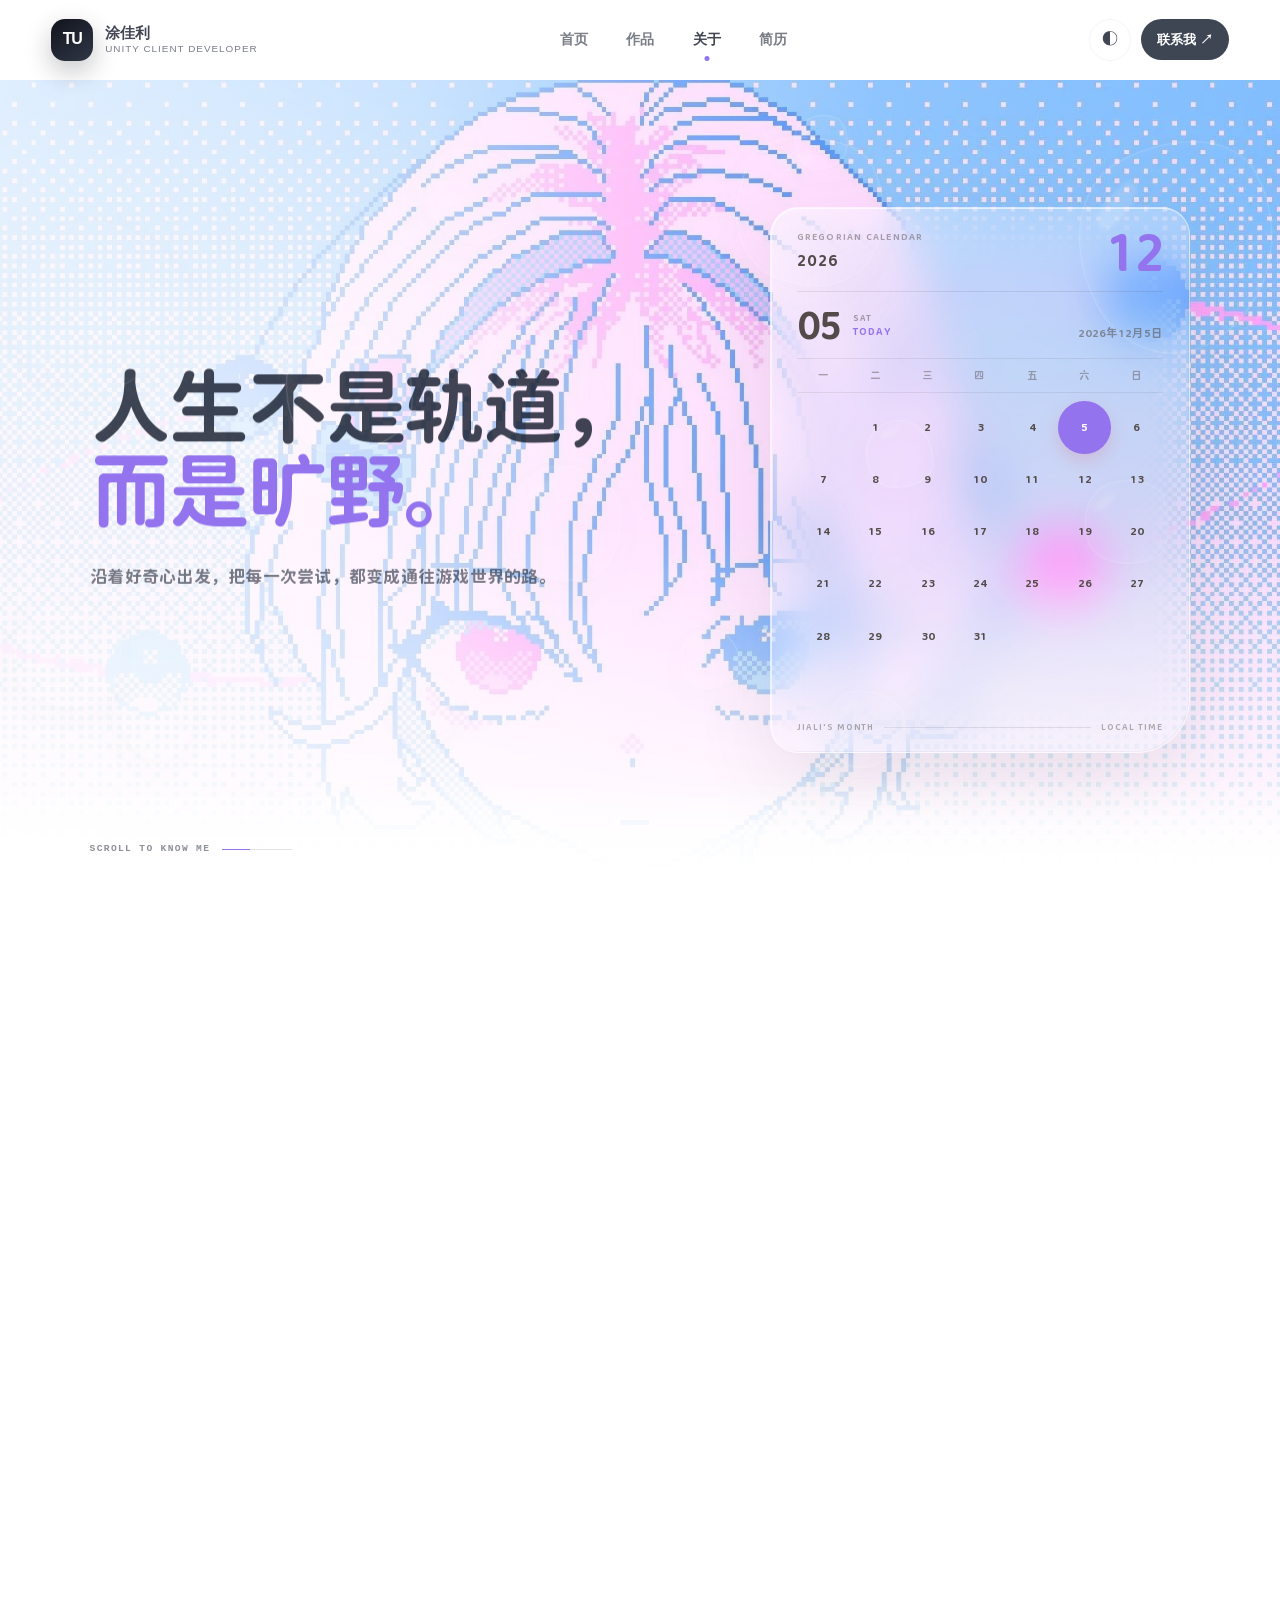
<file: about.html>
<!DOCTYPE html>
<html lang="zh-CN" data-theme="light">
<head>
  <meta charset="UTF-8">
  <meta name="viewport" content="width=device-width, initial-scale=1.0">
  <meta name="description" content="认识 Unity 客户端开发者涂佳利：性格、兴趣、跨专业学习经历与联系方式。">
  <title>关于我｜涂佳利</title>
  <link rel="stylesheet" href="styles.css?v=20260820-9">
  <script src="assets/vendor/gsap/gsap.min.js" defer></script>
  <script src="assets/vendor/gsap/CustomEase.min.js" defer></script>
  <script src="script.js?v=20260820-8" defer></script>
</head>
<body data-page="about">
  <a class="skip-link" href="#about-content">跳到主要内容</a>
  <div class="page-loader" role="status" aria-live="polite">
    <div class="pixel-pet" aria-hidden="true">
      <i class="pixel-pet-ear pixel-pet-ear-left"></i><i class="pixel-pet-ear pixel-pet-ear-right"></i>
      <i class="pixel-pet-tail"></i><i class="pixel-pet-body"></i><i class="pixel-pet-paw"></i>
      <i class="pixel-pet-head"><b class="pixel-pet-eye"></b><b class="pixel-pet-cheek"></b><b class="pixel-pet-nose"></b></i>
    </div>
    <div class="loader-copy"><strong>正在加载中，即将完成...</strong><span data-loader-percent>0%</span></div>
    <div class="loader-line" role="progressbar" aria-label="页面加载进度" aria-valuemin="0" aria-valuemax="100" aria-valuenow="0"><i></i></div>
  </div>

  <header class="topbar">
    <a class="brand" href="index.html">
      <span class="brand-mark">TU</span>
      <span class="brand-copy"><b>涂佳利</b><small>UNITY CLIENT DEVELOPER</small></span>
    </a>
    <nav class="topnav" aria-label="主导航">
      <a data-nav="home" href="index.html">首页</a>
      <a data-nav="works" href="works.html">作品</a>
      <a data-nav="about" href="about.html">关于</a>
      <a data-nav="resume" href="resume.html">简历</a>
    </nav>
    <div class="top-actions">
      <button class="theme-toggle" type="button" aria-label="切换深浅主题">◐</button>
      <a class="mini-cta" href="mailto:2846314132@qq.com">联系我 ↗</a>
    </div>
  </header>

  <main class="inner-main about-main" id="about-content">
    <section class="about-hero" aria-labelledby="about-title">
      <div class="about-hero-bg" aria-hidden="true"></div>
      <div class="about-hero-inner">
        <div class="about-hero-copy">
          <h1 id="about-title" data-about-focus>人生不是轨道，<br><em>而是旷野。</em></h1>
          <p data-about-focus>沿着好奇心出发，把每一次尝试，都变成通往游戏世界的路。</p>
        </div>

        <aside class="about-calendar" data-about-calendar data-about-focus aria-label="本月公历日历">
          <header class="about-calendar-head">
            <p><small>GREGORIAN CALENDAR</small><span data-calendar-year>----</span></p>
            <strong data-calendar-month>--</strong>
          </header>
          <div class="about-calendar-today">
            <time data-calendar-date datetime=""><b data-calendar-day>--</b><span><small data-calendar-weekday>---</small>TODAY</span></time>
            <p data-calendar-full-date>正在读取现实时间</p>
          </div>
          <div class="about-calendar-week" aria-hidden="true"><span>一</span><span>二</span><span>三</span><span>四</span><span>五</span><span>六</span><span>日</span></div>
          <div class="about-calendar-grid" data-calendar-grid aria-label="当月日期"></div>
          <footer><span>JIALI'S MONTH</span><i aria-hidden="true"></i><span>LOCAL TIME</span></footer>
        </aside>
      </div>
      <div class="about-water-bubbles" aria-hidden="true">
        <i></i><i></i><i></i><i></i><i></i><i></i><i></i><i></i>
        <i></i><i></i><i></i><i></i><i></i><i></i><i></i><i></i>
      </div>
      <span class="about-scroll-note" aria-hidden="true">SCROLL TO KNOW ME <i></i></span>
      <div class="about-color-bridge" aria-hidden="true"></div>
    </section>

    <section class="about-section about-intro" id="intro" aria-labelledby="intro-title">
      <div class="about-section-label"><span>01</span><p>WHO I AM<br>个人介绍</p></div>
      <div class="about-intro-grid">
        <figure class="about-character-stage">
          <img src="assets/images/profile/人设图.png" width="1080" height="1921" loading="lazy" decoding="async" alt="戴蓝色针织帽、身穿绿色上衣和浅色长裤的个人角色立绘">
        </figure>

        <div class="about-intro-copy">
          <p class="kicker">HELLO, NICE TO MEET YOU.</p>
          <h2 id="intro-title">知之者不如好之者，<br>好之者不如乐之者。</h2>
          <p class="about-one-liner">一个习惯先把问题想清楚、再动手实现的 INTP；对游戏保持好奇，也愿意为喜欢的体验反复打磨。</p>

          <div class="about-hobbies" aria-labelledby="hobbies-title">
            <div class="about-intro-module-title"><span>01</span><h3 id="hobbies-title">爱好</h3></div>
            <ul>
              <li><div><b>游戏</b><p>偏爱独立游戏、叙事解谜与轻策略，也喜欢观察小体量作品如何建立鲜明表达。</p></div></li>
              <li><div><b>户外</b><p>滑板、徒步和旅行。换一个环境走走，既收集风景，也给大脑留一点空白。</p></div></li>
              <li><div><b>流行文化</b><p>会听 K-pop、看动漫，关注舞台、角色与视觉设计带来的情绪和记忆点。</p></div></li>
            </ul>
          </div>

          <div class="about-keywords" aria-labelledby="keywords-title">
            <div class="about-intro-module-title"><span>02</span><h3 id="keywords-title">关键词</h3></div>
            <div class="about-keyword-cloud" aria-label="个人关键词动态气泡">
              <button type="button" class="keyword-bubble keyword-bubble-lg" aria-label="关键词：认真，点击使气泡上浮">认真</button>
              <button type="button" class="keyword-bubble keyword-bubble-xl" aria-label="关键词：热爱游戏，点击使气泡上浮">热爱游戏</button>
              <button type="button" class="keyword-bubble keyword-bubble-sm" aria-label="关键词：INTP，点击使气泡上浮">INTP</button>
              <button type="button" class="keyword-bubble keyword-bubble-sm" aria-label="关键词：自由，点击使气泡上浮">自由</button>
              <button type="button" class="keyword-bubble keyword-bubble-xxl" aria-label="关键词：好奇心，点击使气泡上浮">好奇心</button>
              <button type="button" class="keyword-bubble keyword-bubble-md" aria-label="关键词：随和，点击使气泡上浮">随和</button>
              <button type="button" class="keyword-bubble keyword-bubble-xxl" aria-label="关键词：负责，点击使气泡上浮">负责</button>
              <button type="button" class="keyword-bubble keyword-bubble-sm" aria-label="关键词：K-pop，点击使气泡上浮">K-pop</button>
              <button type="button" class="keyword-bubble keyword-bubble-md" aria-label="关键词：二次元，点击使气泡上浮">二次元</button>
              <button type="button" class="keyword-bubble keyword-bubble-sm" aria-label="关键词：打工人，点击使气泡上浮">打工人</button>
              <button type="button" class="keyword-bubble keyword-bubble-lg" aria-label="关键词：好相处，点击使气泡上浮">好相处</button>
              <button type="button" class="keyword-bubble keyword-bubble-sm" aria-label="关键词：抽象，点击使气泡上浮">抽象</button>
              <button type="button" class="keyword-bubble keyword-bubble-lg" aria-label="关键词：努力学技能，点击使气泡上浮">努力学技能</button>
            </div>
          </div>
        </div>
      </div>
    </section>

    <section class="about-section about-journey" id="journey" aria-labelledby="journey-title">
      <div class="about-section-label about-section-label-light"><span>02</span><p>MY JOURNEY<br>个人经历</p></div>
      <div class="about-journey-grid">
        <div class="about-journey-story">
          <div class="about-journey-heading">
            <p class="kicker">KEEP GOING, KEEP BECOMING.</p>
            <h2 id="journey-title">道阻且长，<br>行则将至。</h2>
            <p>每一次项目、比赛与合作，都把兴趣变成更清晰的方向，也让我一步步靠近真正想做的游戏。</p>
            <a href="resume.html" class="about-text-link">查看完整简历 <span>↗</span></a>
          </div>

          <ol class="about-storyline">
          <li>
            <span class="about-story-index" aria-hidden="true">01</span>
            <div>
              <time class="about-story-time">大一 · 起点</time>
              <p class="about-story-meta">THE BEGINNING · 编程与三维基础</p>
              <p>本科课程让我接触计算机图形学、数据结构与算法、C# 面向对象程序设计，以及三维建模与可视化，为实时交互开发打下了第一层基础。</p>
            </div>
          </li>
          <li>
            <span class="about-story-index">02</span>
            <div>
              <time class="about-story-time">大一下 · 初识 Unity</time>
              <p class="about-story-meta">THE SPARK · AI 手语项目</p>
              <p>跟随导师参与 AI 手语项目后，我第一次把机器学习、穿戴设备采集的数据与 Unity 数字人连接起来：数据经过骨骼绑定，最终由数字人完成手语表达。项目获得国家三等奖，并形成软件著作权成果。</p>
              <ul class="about-story-tags" aria-label="项目关键词"><li>机器学习</li><li>穿戴设备</li><li>骨骼绑定</li><li>数字人</li></ul>
            </div>
          </li>
          <li>
            <span class="about-story-index">03</span>
            <div>
              <time class="about-story-time">之后 · 持续精进</time>
              <p class="about-story-meta">GOING DEEPER · 系统学习</p>
              <p>兴趣开始有了清晰方向。我从引擎基础、交互逻辑一路学到项目工程化，也持续关注数字孪生与虚拟仿真，让零散知识逐渐成为能够落地的能力体系。</p>
            </div>
          </li>
          <li>
            <span class="about-story-index">04</span>
            <div>
              <time class="about-story-time">实践期 · VR 与比赛</time>
              <p class="about-story-meta">MORE DIMENSIONS · 沉浸式交互</p>
              <p>接触 VR 设备后，我开始制作沉浸式交互项目，并在多项数字化与创新设计比赛中获得奖项。比赛训练了我在有限时间内定义问题、组织协作并交付可体验成果的能力。</p>
            </div>
          </li>
          <li>
            <span class="about-story-index">05</span>
            <div>
              <time class="about-story-time">2026 夏 · 走进团队</time>
              <p class="about-story-meta">THE DECISION · 游戏开发实践</p>
              <p>系统学习 Unity 游戏开发、参加多次 21 天 Game Jam，并在暑期进入游戏公司实习后，我经历了从快速原型到真实团队协作的完整过程，也由此确定游戏客户端开发是想长期投入的方向。</p>
            </div>
          </li>
          </ol>
        </div>

        <section class="journey-gallery" aria-labelledby="journey-gallery-title">
          <header>
            <div><span>PHOTO NOTES</span><h3 id="journey-gallery-title">沿途影像</h3></div>
            <div class="journey-gallery-controls">
              <button type="button" data-gallery-prev aria-label="上一张照片">←</button>
              <span><b data-gallery-current>01</b> / 04</span>
              <button type="button" data-gallery-next aria-label="下一张照片">→</button>
            </div>
          </header>
          <div class="journey-gallery-viewport">
            <div class="journey-gallery-track" data-journey-gallery-track>
              <figure class="journey-gallery-slide is-active"><div class="journey-gallery-placeholder"><span>01</span><b>AI 手语项目</b><small>PHOTO PLACEHOLDER</small></div></figure>
              <figure class="journey-gallery-slide"><div class="journey-gallery-placeholder"><span>02</span><b>VR 与比赛</b><small>PHOTO PLACEHOLDER</small></div></figure>
              <figure class="journey-gallery-slide"><div class="journey-gallery-placeholder"><span>03</span><b>Game Jam</b><small>PHOTO PLACEHOLDER</small></div></figure>
              <figure class="journey-gallery-slide"><div class="journey-gallery-placeholder"><span>04</span><b>游戏开发实习</b><small>PHOTO PLACEHOLDER</small></div></figure>
            </div>
          </div>
        </section>
      </div>
    </section>

    <section class="about-contact" id="contact" aria-labelledby="contact-title">
      <div class="about-contact-copy">
        <span class="about-contact-index">03 / KEEP IN TOUCH</span>
        <h2 id="contact-title">世界很大，<br><em>期待同路相遇。</em></h2>
        <p>如果你有合适的岗位、项目想法，或刚好也喜欢独立游戏，欢迎从下面任一入口找到我。</p>
      </div>
      <address class="about-contact-list">
        <a href="mailto:2846314132@qq.com">
          <span class="about-contact-icon" aria-hidden="true"><svg viewBox="0 0 24 24"><path d="M3 6.5h18v11H3z"/><path d="m4 7 8 6 8-6"/></svg></span>
          <span><small>EMAIL</small><b>2846314132@qq.com</b></span>
          <i>↗</i>
        </a>
        <a href="https://github.com/tujiali53-alt" target="_blank" rel="noreferrer">
          <span class="about-contact-icon" aria-hidden="true"><svg viewBox="0 0 24 24"><path d="M8.5 19.5C4.5 20.7 4.5 17.5 3 17m11 4v-3.1c0-.9.1-1.4-.5-2 2.8-.3 5.7-1.4 5.7-6.2A4.8 4.8 0 0 0 18 6.4a4.5 4.5 0 0 0-.1-3.2S16.9 2.9 14 4.4a11 11 0 0 0-6 0C5.1 2.9 4.1 3.2 4.1 3.2A4.5 4.5 0 0 0 4 6.4a4.8 4.8 0 0 0-1.2 3.3c0 4.8 2.9 5.9 5.7 6.2-.6.6-.6 1.3-.5 2V21"/></svg></span>
          <span><small>GITHUB</small><b>tujiali53-alt</b></span>
          <i>↗</i>
        </a>
        <a href="https://search.bilibili.com/upuser?keyword=%E5%9B%BE%E5%9B%BE%E5%9C%A8%E7%BA%BF%E7%BC%96%E8%AF%91" target="_blank" rel="noreferrer">
          <span class="about-contact-icon" aria-hidden="true"><svg viewBox="0 0 24 24"><path d="M6 5.5h12A3.5 3.5 0 0 1 21.5 9v8A3.5 3.5 0 0 1 18 20.5H6A3.5 3.5 0 0 1 2.5 17V9A3.5 3.5 0 0 1 6 5.5Z"/><path d="m8 2 4 3.5L16 2M8 11v4m8-4v4"/></svg></span>
          <span><small>BILIBILI</small><b>@图图在线编译</b></span>
          <i>↗</i>
        </a>
      </address>
      <p class="about-contact-foot">JIALI TU · UNITY CLIENT DEVELOPER · 2026</p>
    </section>
  </main>

  <nav class="mobile-nav" aria-label="移动端导航">
    <a data-nav="home" href="index.html"><span>⌂</span>首页</a>
    <a data-nav="works" href="works.html"><span>◇</span>作品</a>
    <a data-nav="experience" href="index.html#internship"><span>⌁</span>经历</a>
    <a data-nav="about" href="about.html"><span>○</span>关于</a>
    <a data-nav="resume" href="resume.html"><span>↓</span>简历</a>
  </nav>
</body>
</html>
</file>
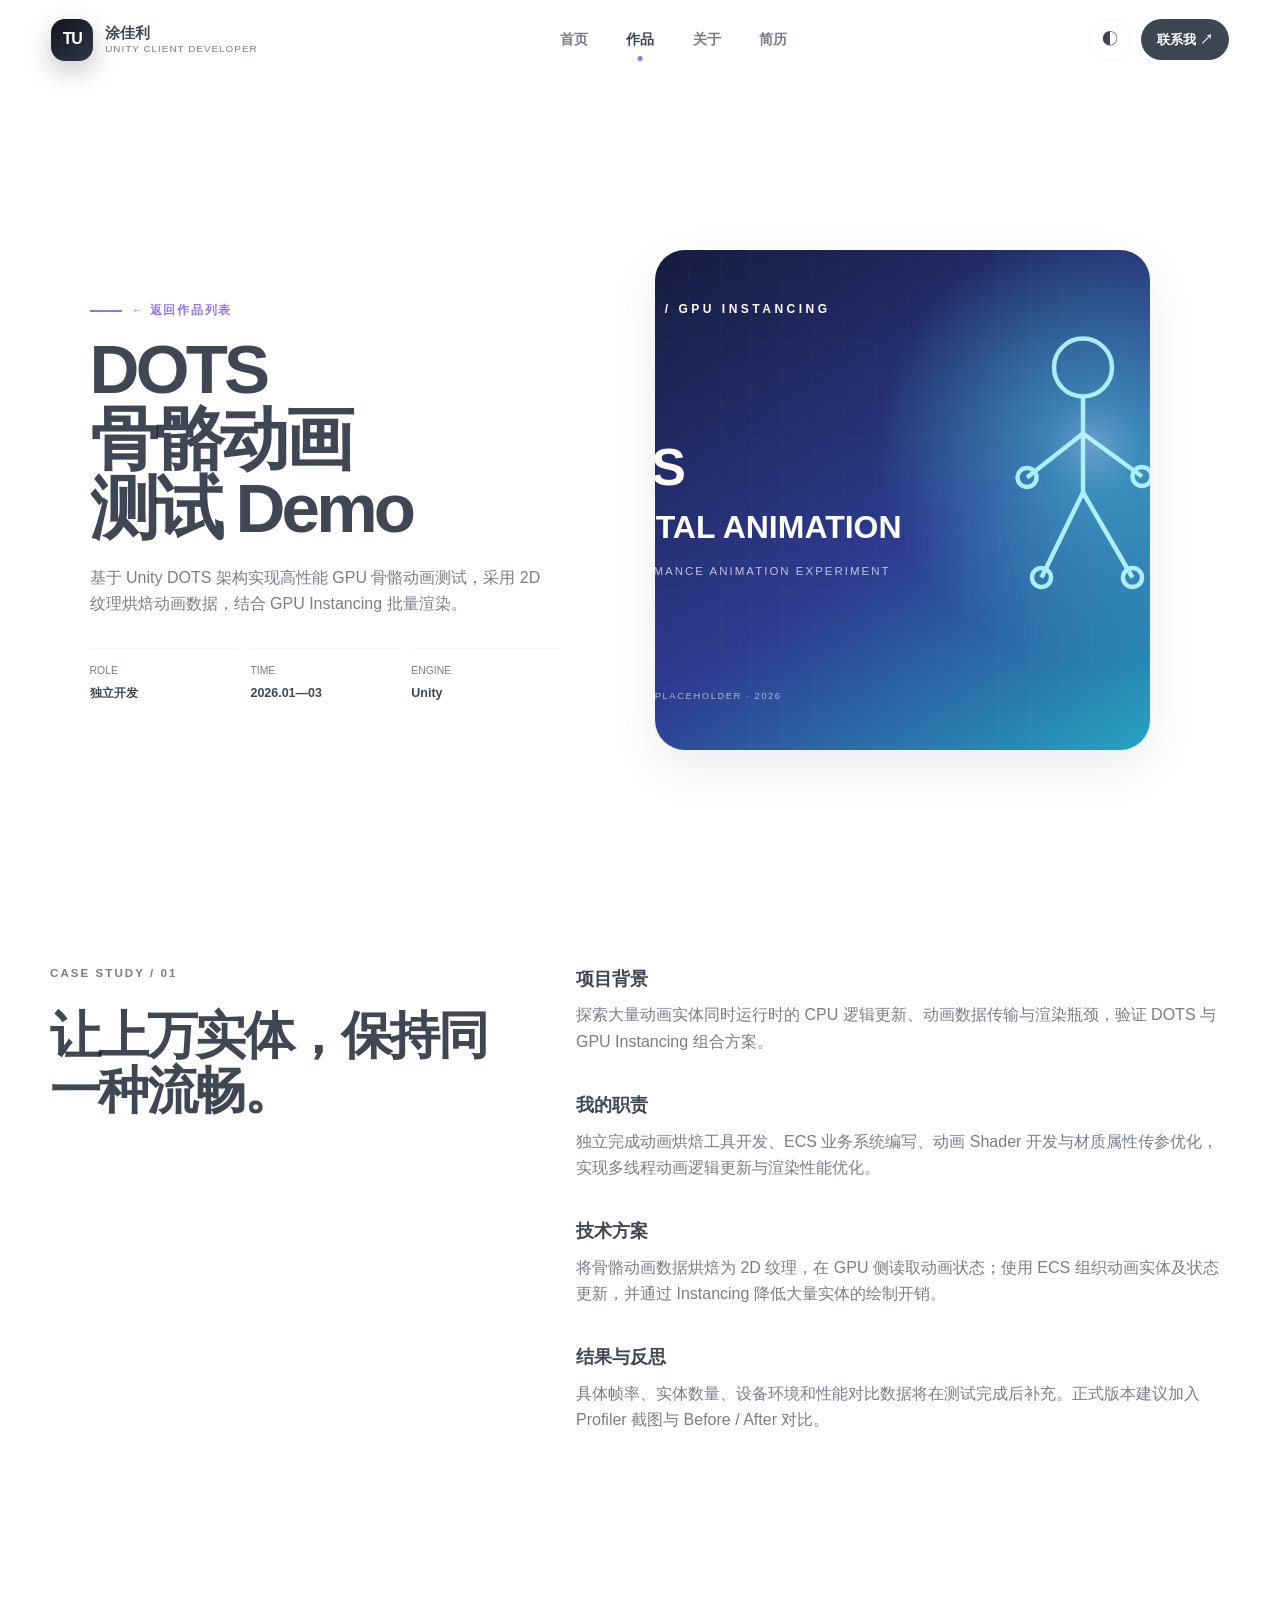
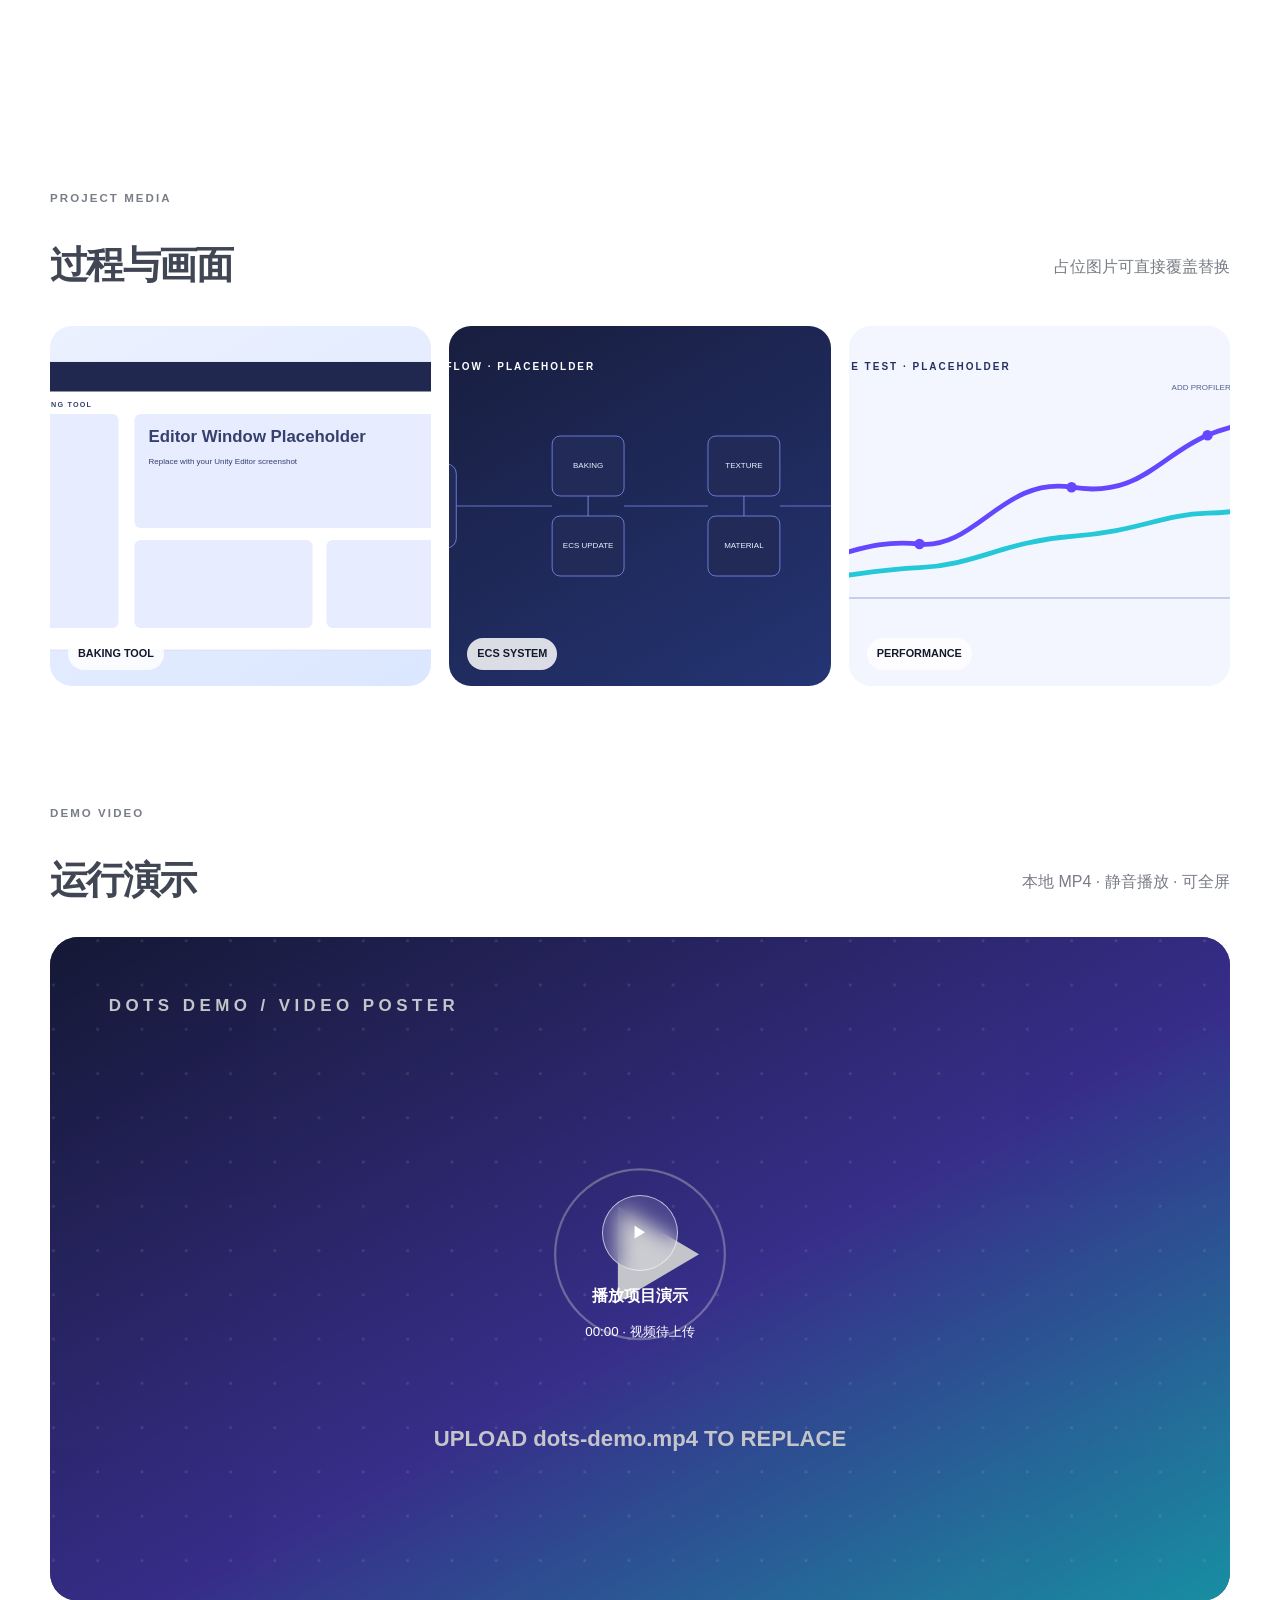
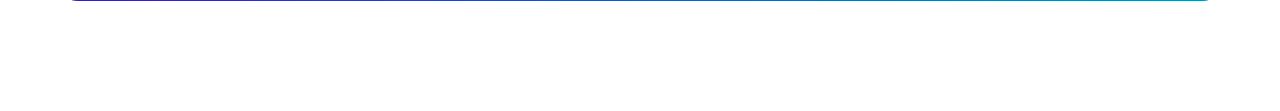
<file: project-dots.html>
<!DOCTYPE html>
<html lang="zh-CN" data-theme="light"><head><meta charset="UTF-8"><meta name="viewport" content="width=device-width, initial-scale=1.0"><meta name="description" content="Unity DOTS GPU 骨骼动画测试 Demo 项目详情。"><title>DOTS 骨骼动画 Demo｜涂佳利</title><link rel="stylesheet" href="styles.css?v=20260819-2"><script src="script.js?v=20260819-2" defer></script></head>
<body data-page="works">
  <div class="page-loader" role="status" aria-live="polite"><div class="pixel-pet" aria-hidden="true"><i class="pixel-pet-ear pixel-pet-ear-left"></i><i class="pixel-pet-ear pixel-pet-ear-right"></i><i class="pixel-pet-tail"></i><i class="pixel-pet-body"></i><i class="pixel-pet-paw"></i><i class="pixel-pet-head"><b class="pixel-pet-eye"></b><b class="pixel-pet-cheek"></b><b class="pixel-pet-nose"></b></i></div><div class="loader-copy"><strong>正在加载中，即将完成...</strong><span data-loader-percent>0%</span></div><div class="loader-line" role="progressbar" aria-label="页面加载进度" aria-valuemin="0" aria-valuemax="100" aria-valuenow="0"><i></i></div></div>
<header class="topbar"><a class="brand" href="index.html"><span class="brand-mark">TU</span><span class="brand-copy"><b>涂佳利</b><small>UNITY CLIENT DEVELOPER</small></span></a><nav class="topnav"><a data-nav="home" href="index.html">首页</a><a data-nav="works" href="works.html">作品</a><a data-nav="about" href="about.html">关于</a><a data-nav="resume" href="resume.html">简历</a></nav><div class="top-actions"><button class="theme-toggle" type="button" aria-label="切换深浅主题">◐</button><a class="mini-cta" href="mailto:2846314132@qq.com">联系我 ↗</a></div></header>
  <main class="inner-main">
    <section class="project-detail-hero">
      <div><a class="page-index" href="works.html">← 返回作品列表</a><h1>DOTS<br>骨骼动画<br>测试 Demo</h1><p>基于 Unity DOTS 架构实现高性能 GPU 骨骼动画测试，采用 2D 纹理烘焙动画数据，结合 GPU Instancing 批量渲染。</p><div class="project-facts"><div><small>ROLE</small><b>独立开发</b></div><div><small>TIME</small><b>2026.01—03</b></div><div><small>ENGINE</small><b>Unity</b></div></div></div>
      <figure class="project-detail-media"><img src="assets/images/projects/dots/cover.svg" alt="DOTS 骨骼动画 Demo 项目封面占位图"></figure>
    </section>
    <section class="section-shell story-grid"><div><p class="kicker">CASE STUDY / 01</p><h2>让上万实体，保持同一种流畅。</h2></div><div class="story-copy"><h3>项目背景</h3><p>探索大量动画实体同时运行时的 CPU 逻辑更新、动画数据传输与渲染瓶颈，验证 DOTS 与 GPU Instancing 组合方案。</p><h3>我的职责</h3><p>独立完成动画烘焙工具开发、ECS 业务系统编写、动画 Shader 开发与材质属性传参优化，实现多线程动画逻辑更新与渲染性能优化。</p><h3>技术方案</h3><p>将骨骼动画数据烘焙为 2D 纹理，在 GPU 侧读取动画状态；使用 ECS 组织动画实体及状态更新，并通过 Instancing 降低大量实体的绘制开销。</p><h3>结果与反思</h3><p>具体帧率、实体数量、设备环境和性能对比数据将在测试完成后补充。正式版本建议加入 Profiler 截图与 Before / After 对比。</p></div></section>
    <section class="section-shell">
      <div class="gallery-title"><div><p class="kicker">PROJECT MEDIA</p><h2>过程与画面</h2></div><p>占位图片可直接覆盖替换</p></div>
      <div class="gallery-track"><button class="gallery-item" type="button"><img src="assets/images/projects/dots/detail-01.svg" alt="动画烘焙工具占位图"><span>BAKING TOOL</span></button><button class="gallery-item" type="button"><img src="assets/images/projects/dots/detail-02.svg" alt="ECS 系统结构占位图"><span>ECS SYSTEM</span></button><button class="gallery-item" type="button"><img src="assets/images/projects/dots/detail-03.svg" alt="性能测试结果占位图"><span>PERFORMANCE</span></button></div>
      <div class="gallery-title"><div><p class="kicker">DEMO VIDEO</p><h2>运行演示</h2></div><p>本地 MP4 · 静音播放 · 可全屏</p></div>
      <div class="video-panel"><img src="assets/images/projects/dots/video-poster.svg" alt="项目视频封面占位图"><button class="video-play" type="button" data-video-open><i>▶</i><b>播放项目演示</b><small>00:00 · 视频待上传</small></button></div>
    </section>
  </main>
  <div class="lightbox" role="dialog" aria-modal="true"><button class="modal-close" type="button">×</button><img src="assets/images/projects/dots/detail-01.svg" alt=""></div>
  <div class="video-modal" role="dialog" aria-modal="true"><button class="modal-close" type="button">×</button><div class="video-stage"><img src="assets/images/projects/dots/video-poster.svg" alt="视频待上传"><p>把视频放在 <code>assets/videos/dots-demo.mp4</code>，再按 CONTENT_GUIDE.md 中的说明替换此区域。</p></div></div>
  <nav class="mobile-nav"><a data-nav="home" href="index.html"><span>⌂</span>首页</a><a data-nav="works" href="works.html"><span>◇</span>作品</a><a data-nav="experience" href="index.html#internship"><span>⌁</span>经历</a><a data-nav="about" href="about.html"><span>○</span>关于</a><a data-nav="resume" href="resume.html"><span>↓</span>简历</a></nav>
</body></html>
</file>
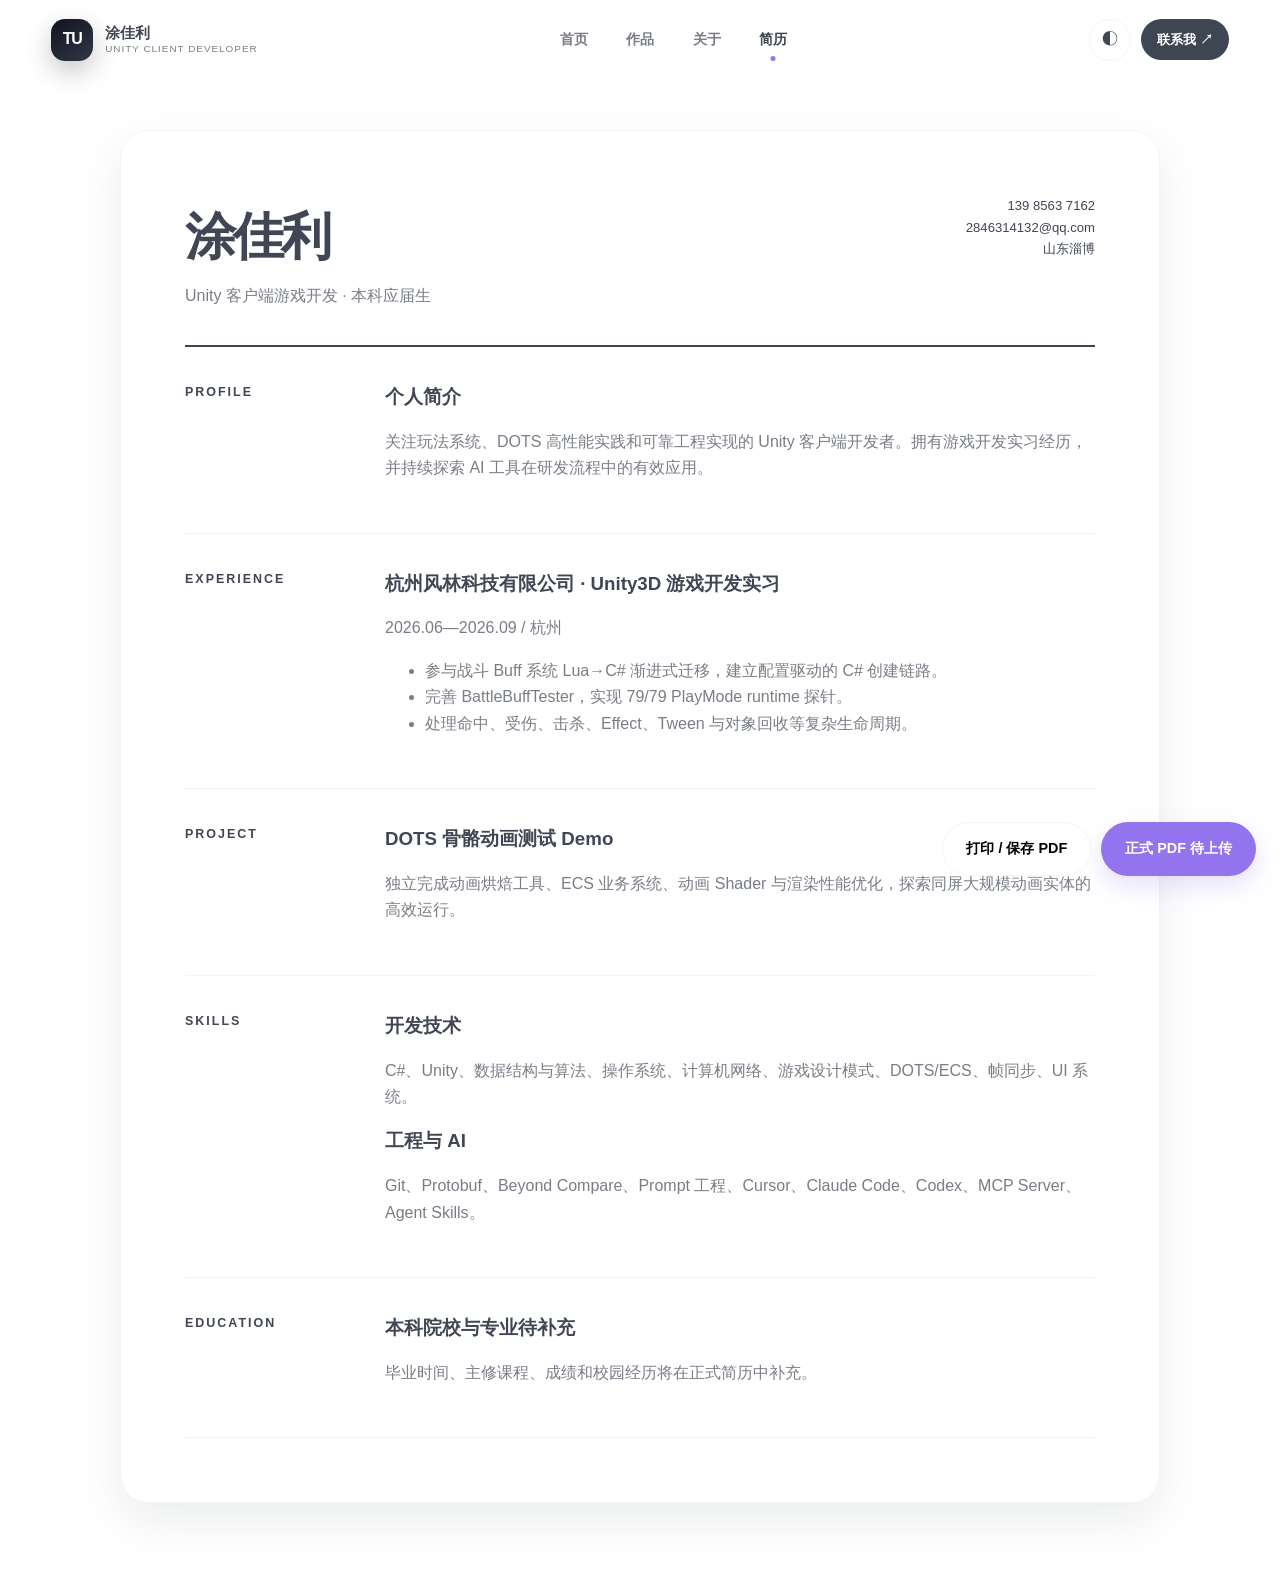
<file: resume.html>
<!DOCTYPE html>
<html lang="zh-CN" data-theme="light"><head><meta charset="UTF-8"><meta name="viewport" content="width=device-width, initial-scale=1.0"><meta name="description" content="涂佳利 Unity 客户端开发简历。"><title>简历｜涂佳利</title><link rel="stylesheet" href="styles.css?v=20260819-2"><script src="script.js?v=20260819-2" defer></script></head>
<body data-page="resume">
  <div class="page-loader" role="status" aria-live="polite"><div class="pixel-pet" aria-hidden="true"><i class="pixel-pet-ear pixel-pet-ear-left"></i><i class="pixel-pet-ear pixel-pet-ear-right"></i><i class="pixel-pet-tail"></i><i class="pixel-pet-body"></i><i class="pixel-pet-paw"></i><i class="pixel-pet-head"><b class="pixel-pet-eye"></b><b class="pixel-pet-cheek"></b><b class="pixel-pet-nose"></b></i></div><div class="loader-copy"><strong>正在加载中，即将完成...</strong><span data-loader-percent>0%</span></div><div class="loader-line" role="progressbar" aria-label="页面加载进度" aria-valuemin="0" aria-valuemax="100" aria-valuenow="0"><i></i></div></div>
<header class="topbar"><a class="brand" href="index.html"><span class="brand-mark">TU</span><span class="brand-copy"><b>涂佳利</b><small>UNITY CLIENT DEVELOPER</small></span></a><nav class="topnav"><a data-nav="home" href="index.html">首页</a><a data-nav="works" href="works.html">作品</a><a data-nav="about" href="about.html">关于</a><a data-nav="resume" href="resume.html">简历</a></nav><div class="top-actions"><button class="theme-toggle" type="button" aria-label="切换深浅主题">◐</button><a class="mini-cta" href="mailto:2846314132@qq.com">联系我 ↗</a></div></header>
  <main>
    <article class="resume-sheet">
      <header class="resume-head"><div><h1>涂佳利</h1><p>Unity 客户端游戏开发 · 本科应届生</p></div><div class="resume-contact"><a href="tel:13985637162">139 8563 7162</a><br><a href="mailto:2846314132@qq.com">2846314132@qq.com</a><br><span>山东淄博</span></div></header>
      <section class="resume-section"><h2>PROFILE</h2><div><h3>个人简介</h3><p>关注玩法系统、DOTS 高性能实践和可靠工程实现的 Unity 客户端开发者。拥有游戏开发实习经历，并持续探索 AI 工具在研发流程中的有效应用。</p></div></section>
      <section class="resume-section"><h2>EXPERIENCE</h2><div><h3>杭州风林科技有限公司 · Unity3D 游戏开发实习</h3><p>2026.06—2026.09 / 杭州</p><ul><li>参与战斗 Buff 系统 Lua→C# 渐进式迁移，建立配置驱动的 C# 创建链路。</li><li>完善 BattleBuffTester，实现 79/79 PlayMode runtime 探针。</li><li>处理命中、受伤、击杀、Effect、Tween 与对象回收等复杂生命周期。</li></ul></div></section>
      <section class="resume-section"><h2>PROJECT</h2><div><h3>DOTS 骨骼动画测试 Demo</h3><p>独立完成动画烘焙工具、ECS 业务系统、动画 Shader 与渲染性能优化，探索同屏大规模动画实体的高效运行。</p></div></section>
      <section class="resume-section"><h2>SKILLS</h2><div><h3>开发技术</h3><p>C#、Unity、数据结构与算法、操作系统、计算机网络、游戏设计模式、DOTS/ECS、帧同步、UI 系统。</p><h3>工程与 AI</h3><p>Git、Protobuf、Beyond Compare、Prompt 工程、Cursor、Claude Code、Codex、MCP Server、Agent Skills。</p></div></section>
      <section class="resume-section"><h2>EDUCATION</h2><div><h3>本科院校与专业待补充</h3><p>毕业时间、主修课程、成绩和校园经历将在正式简历中补充。</p></div></section>
    </article>
  </main>
  <div class="resume-toolbar"><button class="button ghost" type="button" data-print>打印 / 保存 PDF</button><span class="button primary" aria-disabled="true" title="把正式简历上传为 assets/resume/resume.pdf 后启用">正式 PDF 待上传</span></div>
  <nav class="mobile-nav"><a data-nav="home" href="index.html"><span>⌂</span>首页</a><a data-nav="works" href="works.html"><span>◇</span>作品</a><a data-nav="experience" href="index.html#internship"><span>⌁</span>经历</a><a data-nav="about" href="about.html"><span>○</span>关于</a><a data-nav="resume" href="resume.html"><span>↓</span>简历</a></nav>
</body></html>
</file>
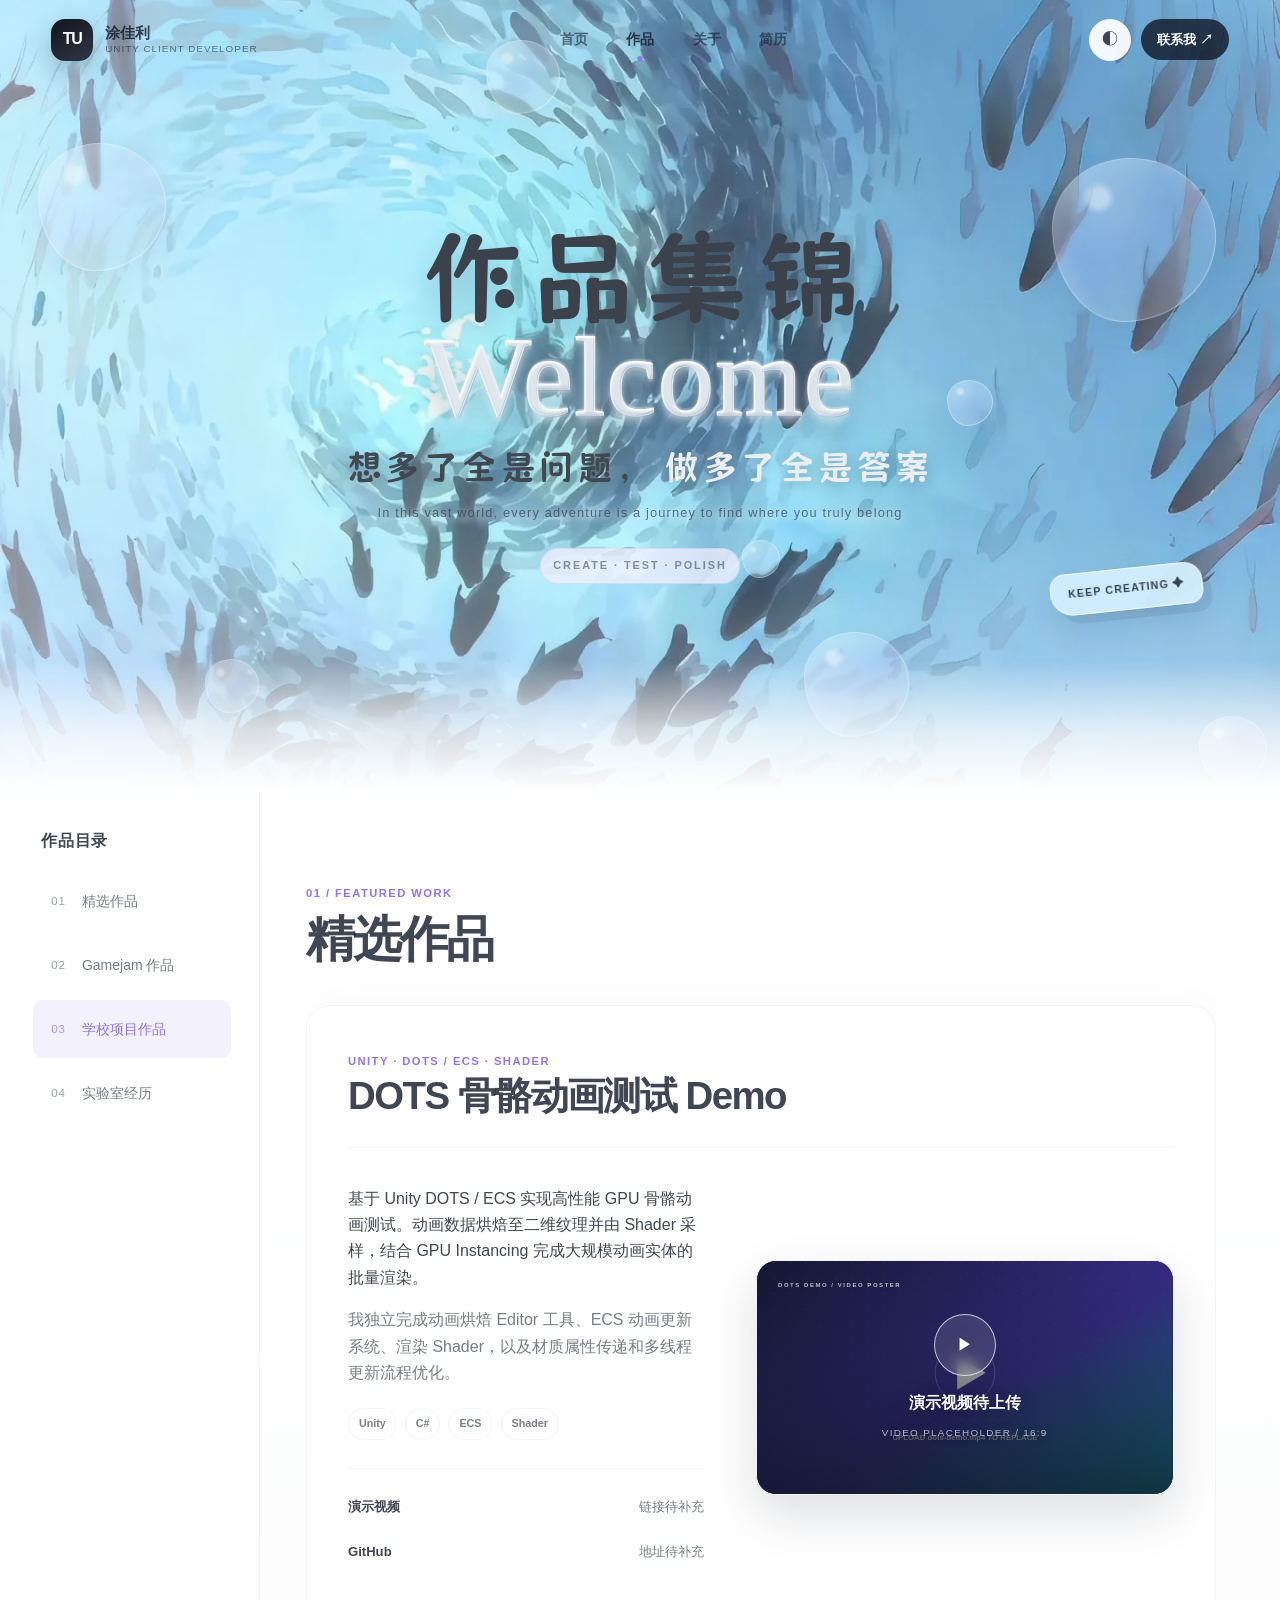
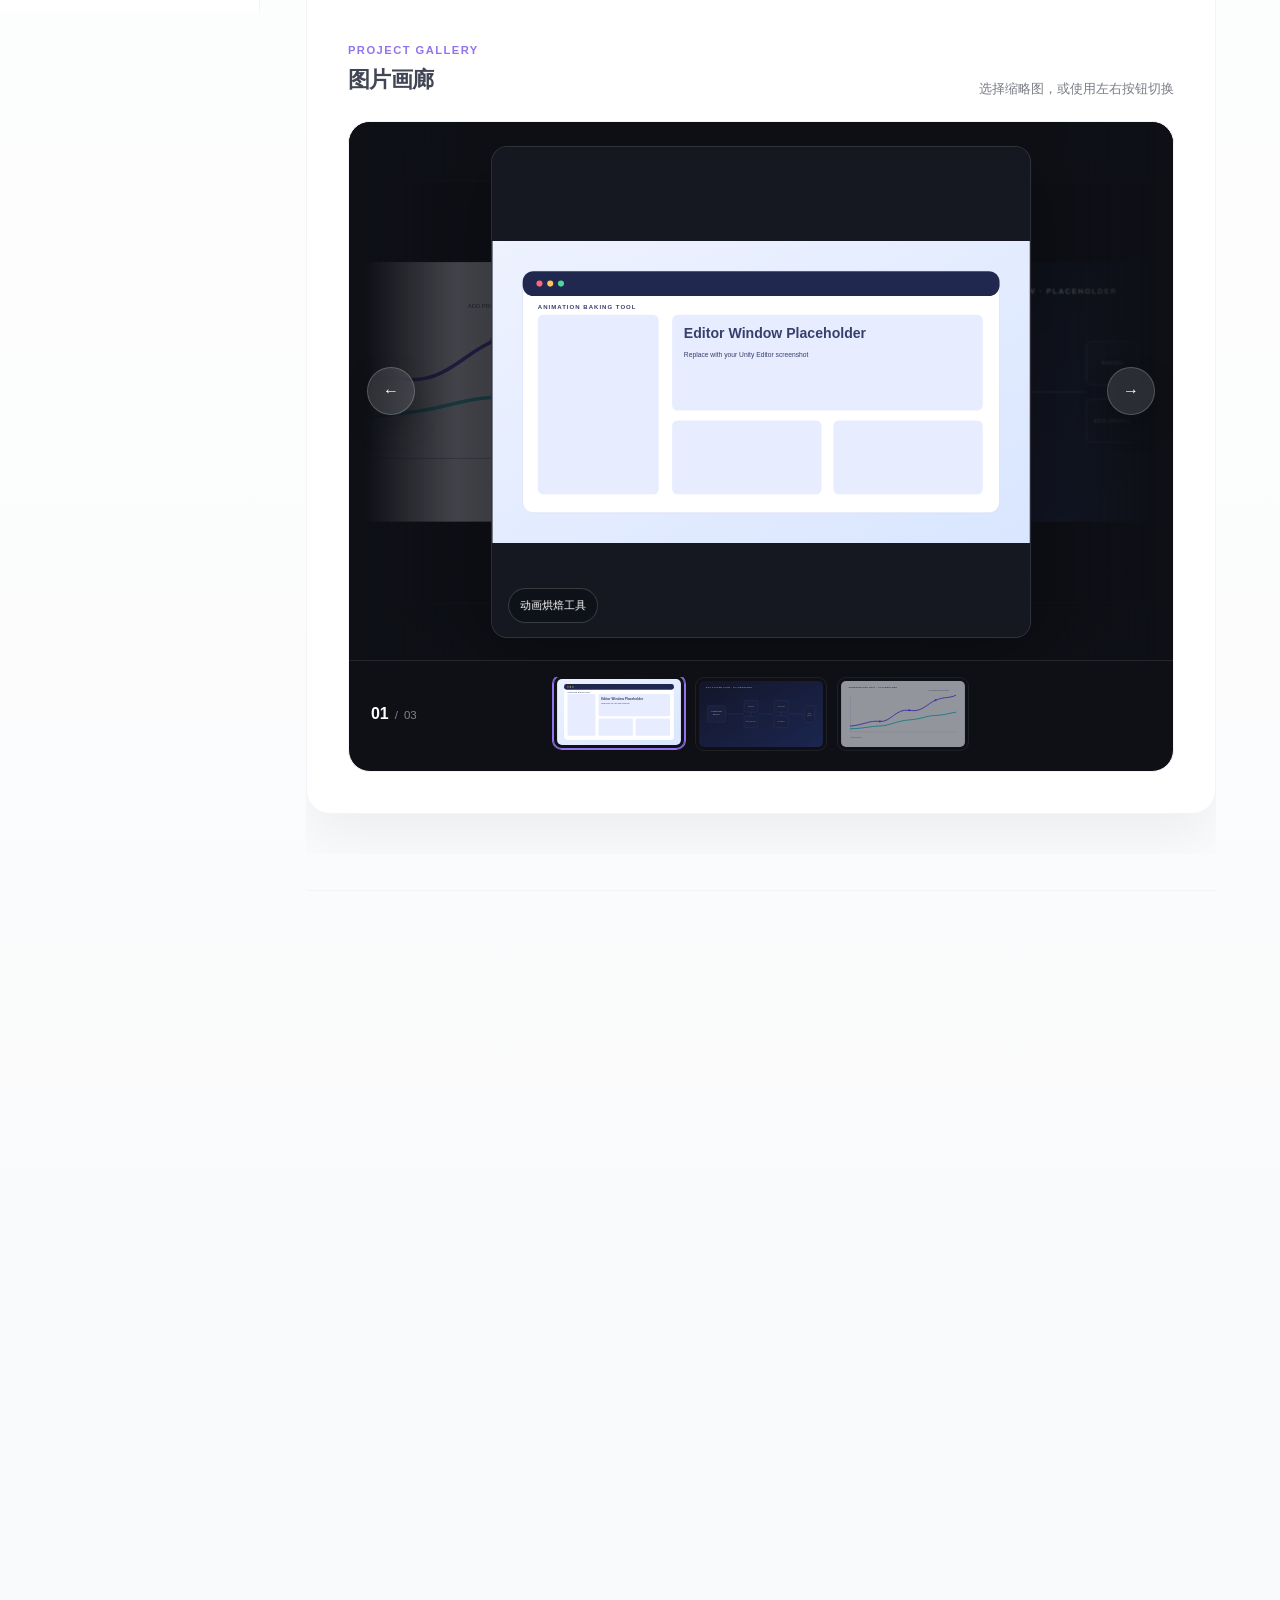
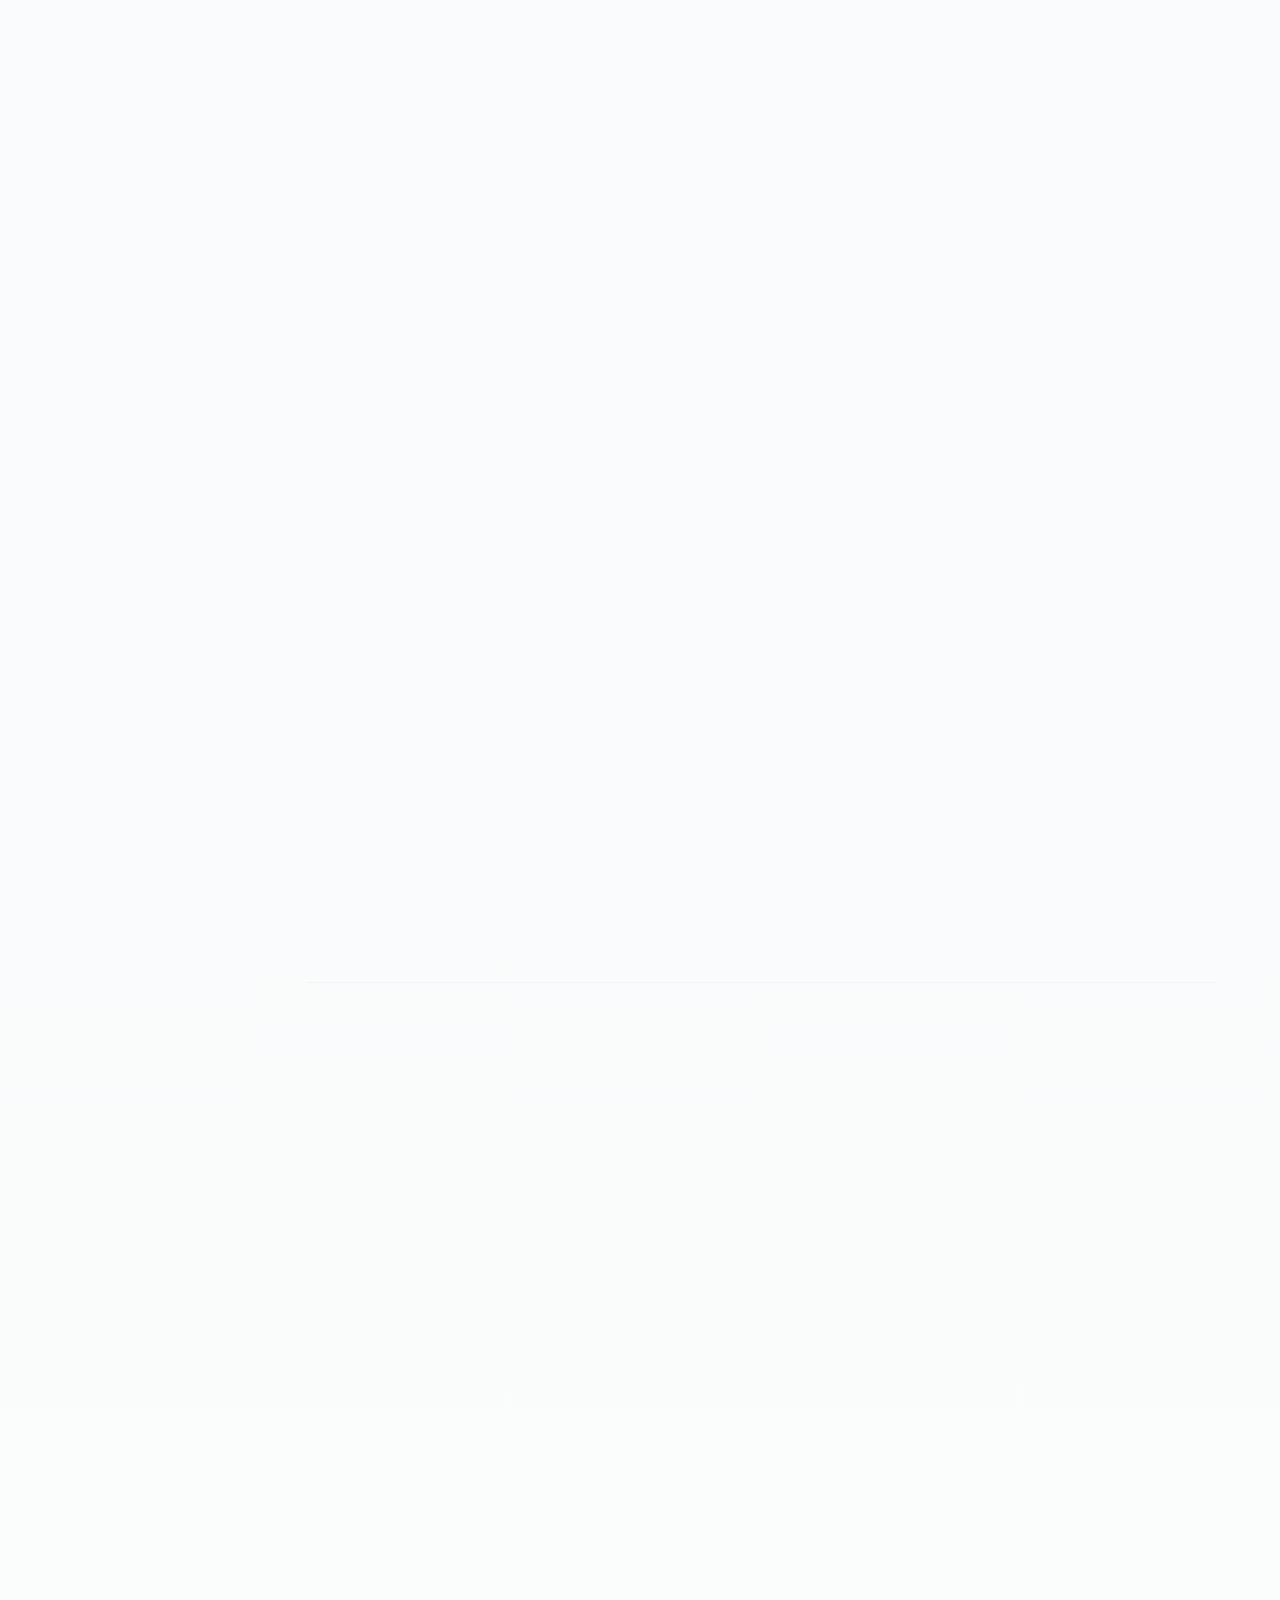
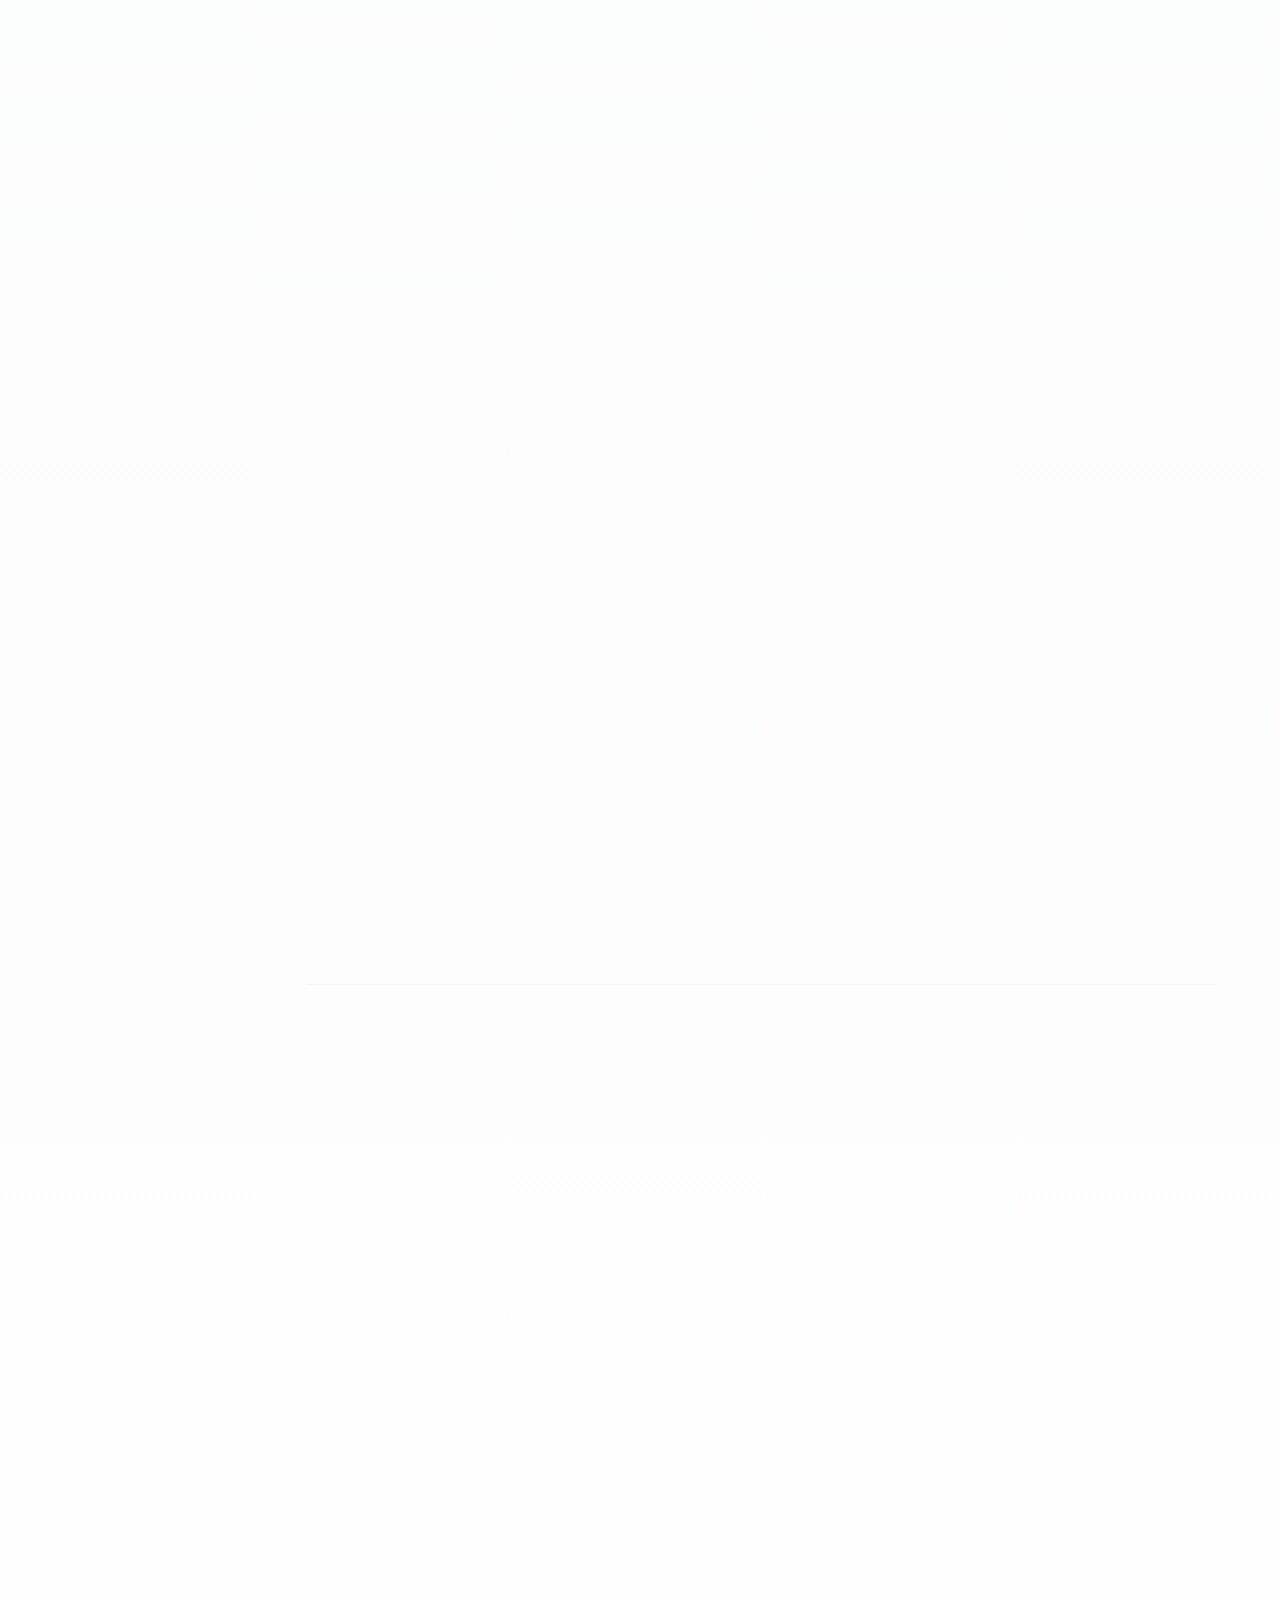
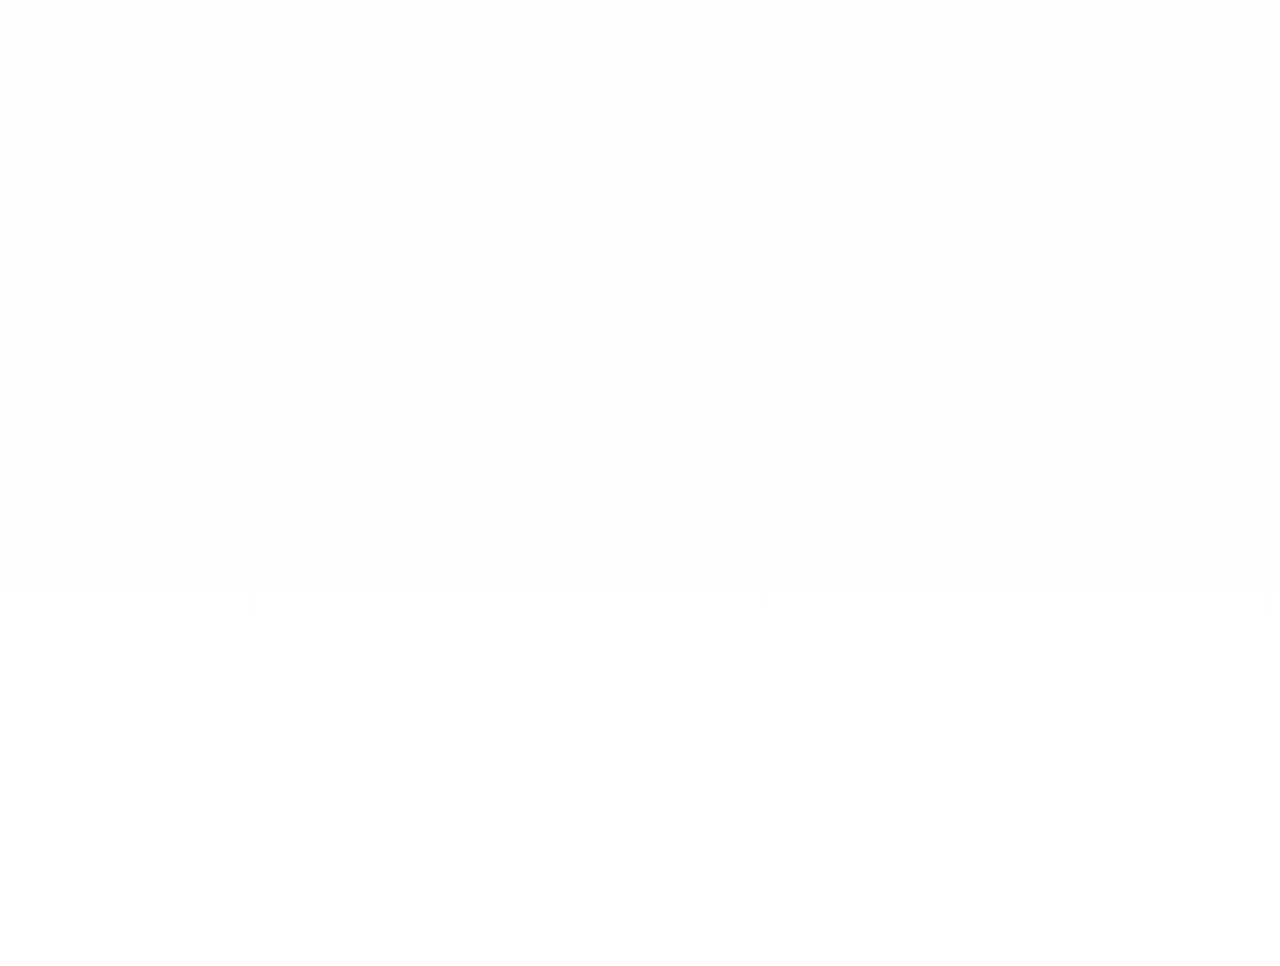
<file: works.html>
<!DOCTYPE html>
<html lang="zh-CN" data-theme="light">
<head>
  <meta charset="UTF-8">
  <meta name="viewport" content="width=device-width, initial-scale=1.0">
  <meta name="description" content="涂佳利的 Unity 客户端开发项目、Gamejam 作品、学校项目与实验室经历。">
  <title>作品｜涂佳利</title>
  <link rel="stylesheet" href="styles.css?v=20260819-2">
  <script src="script.js?v=20260819-2" defer></script>
</head>
<body data-page="works">
  <div class="page-loader" role="status" aria-live="polite">
    <div class="pixel-pet" aria-hidden="true">
      <i class="pixel-pet-ear pixel-pet-ear-left"></i><i class="pixel-pet-ear pixel-pet-ear-right"></i>
      <i class="pixel-pet-tail"></i><i class="pixel-pet-body"></i><i class="pixel-pet-paw"></i>
      <i class="pixel-pet-head"><b class="pixel-pet-eye"></b><b class="pixel-pet-cheek"></b><b class="pixel-pet-nose"></b></i>
    </div>
    <div class="loader-copy"><strong>正在加载中，即将完成...</strong><span data-loader-percent>0%</span></div>
    <div class="loader-line" role="progressbar" aria-label="页面加载进度" aria-valuemin="0" aria-valuemax="100" aria-valuenow="0"><i></i></div>
  </div>

  <header class="topbar">
    <a class="brand" href="index.html">
      <span class="brand-mark">TU</span>
      <span class="brand-copy"><b>涂佳利</b><small>UNITY CLIENT DEVELOPER</small></span>
    </a>
    <nav class="topnav" aria-label="主导航">
      <a data-nav="home" href="index.html">首页</a>
      <a data-nav="works" href="works.html">作品</a>
      <a data-nav="about" href="about.html">关于</a>
      <a data-nav="resume" href="resume.html">简历</a>
    </nav>
    <div class="top-actions">
      <button class="theme-toggle" type="button" aria-label="切换深浅主题"><span>◐</span></button>
      <a class="mini-cta" href="mailto:2846314132@qq.com">联系我 ↗</a>
    </div>
  </header>

  <main class="works-page">
    <section class="works-hero" aria-labelledby="works-hero-title">
      <div class="works-hero-copy">
        <h1 id="works-hero-title" aria-label="作品集锦"><span aria-hidden="true">作</span><span aria-hidden="true">品</span><span aria-hidden="true">集</span><span aria-hidden="true">锦</span></h1>
        <p class="works-hero-welcome" data-text="Welcome">Welcome</p>
        <p class="works-hero-subtitle" aria-label="想多了全是问题，做多了全是答案"><span aria-hidden="true"><i class="subtitle-letter">想</i><i class="subtitle-letter">多</i><i class="subtitle-letter">了</i><i class="subtitle-letter">全</i><i class="subtitle-letter">是</i><i class="subtitle-letter">问</i><i class="subtitle-letter">题</i><i class="subtitle-letter">，</i></span><strong aria-hidden="true"><i class="subtitle-letter">做</i><i class="subtitle-letter">多</i><i class="subtitle-letter">了</i><i class="subtitle-letter">全</i><i class="subtitle-letter">是</i><i class="subtitle-letter">答</i><i class="subtitle-letter">案</i></strong></p>
        <p class="works-hero-english">In this vast world, every adventure is a journey to find where you truly belong</p>
        <small>CREATE · TEST · POLISH</small>
      </div>
      <span class="works-hero-sticker works-hero-sticker-b" aria-hidden="true">KEEP CREATING ✦</span>
      <div class="works-water-bubbles" aria-hidden="true">
        <i></i><i></i><i></i><i></i><i></i><i></i><i></i><i></i>
      </div>
    </section>

    <div class="works-color-bridge" aria-hidden="true"></div>

    <div class="works-board">
      <div class="works-layout">
        <nav class="page-toc works-toc" aria-label="作品目录">
          <p class="page-toc-title">作品目录</p>
          <a href="#featured-work"><small>01</small><span>精选作品</span></a>
          <a href="#gamejam-work"><small>02</small><span>Gamejam 作品</span></a>
          <a href="#school-work"><small>03</small><span>学校项目作品</span></a>
          <a href="#lab-work"><small>04</small><span>实验室经历</span></a>
        </nav>

        <div class="works-main">
          <section class="works-category" id="featured-work" data-toc>
            <header class="works-category-head">
              <p>01 / FEATURED WORK</p>
              <h2>精选作品</h2>
            </header>

            <article class="works-project">
              <header class="works-project-head">
                <span>UNITY · DOTS / ECS · SHADER</span>
                <h3>DOTS 骨骼动画测试 Demo</h3>
              </header>

              <div class="works-project-intro">
                <div class="works-project-copy">
                  <p>基于 Unity DOTS / ECS 实现高性能 GPU 骨骼动画测试。动画数据烘焙至二维纹理并由 Shader 采样，结合 GPU Instancing 完成大规模动画实体的批量渲染。</p>
                  <p>我独立完成动画烘焙 Editor 工具、ECS 动画更新系统、渲染 Shader，以及材质属性传递和多线程更新流程优化。</p>
                  <div class="tag-row"><span>Unity</span><span>C#</span><span>ECS</span><span>Shader</span></div>
                  <div class="works-resource-list" aria-label="项目链接预留位置">
                    <span><b>演示视频</b><em>链接待补充</em></span>
                    <span><b>GitHub</b><em>地址待补充</em></span>
                  </div>
                </div>
                <div class="works-project-video" aria-label="DOTS 骨骼动画测试 Demo 演示视频预留位置">
                  <img src="assets/images/projects/dots/video-poster.svg" alt="DOTS 骨骼动画测试 Demo 视频封面">
                  <div><i>▶</i><b>演示视频待上传</b><small>VIDEO PLACEHOLDER / 16:9</small></div>
                </div>
              </div>

              <div class="works-gallery-head">
                <div><span>PROJECT GALLERY</span><h4>图片画廊</h4></div>
                <p>选择缩略图，或使用左右按钮切换</p>
              </div>
              <div class="portfolio-gallery" data-gallery aria-label="DOTS 项目图片画廊">
                <div class="portfolio-gallery-stage">
                  <button class="portfolio-gallery-arrow is-prev" type="button" data-gallery-prev aria-label="上一张图片">←</button>
                  <div class="portfolio-gallery-slides">
                    <button class="portfolio-gallery-slide" type="button" data-gallery-slide>
                      <img src="assets/images/projects/dots/detail-01.svg" alt="DOTS 项目动画烘焙工具界面">
                      <span>动画烘焙工具</span>
                    </button>
                    <button class="portfolio-gallery-slide" type="button" data-gallery-slide>
                      <img src="assets/images/projects/dots/detail-02.svg" alt="DOTS 项目 ECS 系统结构">
                      <span>ECS 系统结构</span>
                    </button>
                    <button class="portfolio-gallery-slide" type="button" data-gallery-slide>
                      <img src="assets/images/projects/dots/detail-03.svg" alt="DOTS 项目性能测试画面">
                      <span>性能测试画面</span>
                    </button>
                  </div>
                  <button class="portfolio-gallery-arrow is-next" type="button" data-gallery-next aria-label="下一张图片">→</button>
                </div>
                <div class="portfolio-gallery-footer">
                  <p class="portfolio-gallery-counter" aria-live="polite"><b data-gallery-current>01</b><span>/</span><em data-gallery-total>03</em></p>
                  <div class="portfolio-gallery-thumbs" aria-label="选择图片">
                    <button type="button" data-gallery-thumb aria-label="查看动画烘焙工具"><img src="assets/images/projects/dots/detail-01.svg" alt=""></button>
                    <button type="button" data-gallery-thumb aria-label="查看 ECS 系统结构"><img src="assets/images/projects/dots/detail-02.svg" alt=""></button>
                    <button type="button" data-gallery-thumb aria-label="查看性能测试画面"><img src="assets/images/projects/dots/detail-03.svg" alt=""></button>
                  </div>
                </div>
              </div>
            </article>
          </section>

          <section class="works-category" id="gamejam-work" data-toc>
            <header class="works-category-head">
              <p>02 / GAMEJAM WORK</p>
              <h2>Gamejam 作品</h2>
            </header>

            <article class="works-project">
              <header class="works-project-head">
                <span>21 DAYS · TEAM PROJECT · RAPID PROTOTYPING</span>
                <h3>21 天 Gamejam 作品集</h3>
              </header>

              <div class="works-project-intro">
                <div class="works-project-copy">
                  <p>在限定时间内从主题拆解、玩法验证到完整交付，关注核心循环是否成立、团队协作是否顺畅，以及版本能否按期稳定落地。</p>
                  <p>这里用于展示代表性 Gamejam 项目的玩法说明、个人职责、技术难点与复盘结论；项目名称和最终数据可在素材整理后继续补充。</p>
                  <div class="tag-row"><span>Unity</span><span>Gamejam</span><span>玩法原型</span><span>团队协作</span></div>
                  <div class="works-resource-list" aria-label="Gamejam 项目链接预留位置">
                    <span><b>演示视频</b><em>链接待补充</em></span>
                    <span><b>GitHub</b><em>地址待补充</em></span>
                    <span><b>在线试玩</b><em>地址待补充</em></span>
                  </div>
                </div>
                <div class="works-project-video" aria-label="Gamejam 作品演示视频预留位置">
                  <img src="assets/images/gallery/game-shot-01.svg" alt="Gamejam 作品视频封面占位图">
                  <div><i>▶</i><b>演示视频待上传</b><small>GAMEPLAY VIDEO / 16:9</small></div>
                </div>
              </div>

              <div class="works-gallery-head">
                <div><span>GAMEJAM GALLERY</span><h4>图片画廊</h4></div>
                <p>记录玩法、场景与开发过程</p>
              </div>
              <div class="portfolio-gallery" data-gallery aria-label="Gamejam 作品图片画廊">
                <div class="portfolio-gallery-stage">
                  <button class="portfolio-gallery-arrow is-prev" type="button" data-gallery-prev aria-label="上一张图片">←</button>
                  <div class="portfolio-gallery-slides">
                    <button class="portfolio-gallery-slide" type="button" data-gallery-slide>
                      <img src="assets/images/gallery/game-shot-01.svg" alt="Gamejam 游戏画面一">
                      <span>核心玩法画面</span>
                    </button>
                    <button class="portfolio-gallery-slide" type="button" data-gallery-slide>
                      <img src="assets/images/gallery/game-shot-02.svg" alt="Gamejam 游戏画面二">
                      <span>关卡与交互</span>
                    </button>
                    <button class="portfolio-gallery-slide" type="button" data-gallery-slide>
                      <img src="assets/images/gallery/work-photo.svg" alt="Gamejam 开发过程记录">
                      <span>开发过程记录</span>
                    </button>
                  </div>
                  <button class="portfolio-gallery-arrow is-next" type="button" data-gallery-next aria-label="下一张图片">→</button>
                </div>
                <div class="portfolio-gallery-footer">
                  <p class="portfolio-gallery-counter" aria-live="polite"><b data-gallery-current>01</b><span>/</span><em data-gallery-total>03</em></p>
                  <div class="portfolio-gallery-thumbs" aria-label="选择图片">
                    <button type="button" data-gallery-thumb aria-label="查看核心玩法画面"><img src="assets/images/gallery/game-shot-01.svg" alt=""></button>
                    <button type="button" data-gallery-thumb aria-label="查看关卡与交互"><img src="assets/images/gallery/game-shot-02.svg" alt=""></button>
                    <button type="button" data-gallery-thumb aria-label="查看开发过程记录"><img src="assets/images/gallery/work-photo.svg" alt=""></button>
                  </div>
                </div>
              </div>
            </article>
          </section>

          <section class="works-category" id="school-work" data-toc>
            <header class="works-category-head">
              <p>03 / SCHOOL PROJECT</p>
              <h2>学校项目作品</h2>
            </header>

            <article class="works-project">
              <header class="works-project-head">
                <span>UNITY · NETWORK · PROTOBUF</span>
                <h3>帧同步 MOBA Demo</h3>
              </header>

              <div class="works-project-intro">
                <div class="works-project-copy">
                  <p>基于帧同步方案完成多人对战 Demo，包含登录匹配、自定义物理碰撞、普攻与技能、录像回放、断线重连及网络延迟优化等模块。</p>
                  <p>我独立完成客户端与服务器核心逻辑，使用 TCP / UDP 与 Protobuf 搭建通信框架，并实现战斗系统与状态同步流程。</p>
                  <div class="tag-row"><span>Unity</span><span>C#</span><span>帧同步</span><span>Protobuf</span></div>
                  <div class="works-resource-list" aria-label="学校项目链接预留位置">
                    <span><b>演示视频</b><em>链接待补充</em></span>
                  </div>
                </div>
                <div class="works-project-video" aria-label="帧同步 MOBA Demo 演示视频预留位置">
                  <img src="assets/images/projects/placeholder/project-02.svg" alt="帧同步 MOBA Demo 视频封面占位图">
                  <div><i>▶</i><b>演示视频待上传</b><small>NETWORK DEMO / 16:9</small></div>
                </div>
              </div>

              <div class="works-gallery-head">
                <div><span>SCHOOL PROJECT GALLERY</span><h4>图片画廊</h4></div>
                <p>预留系统界面、战斗画面与调试记录</p>
              </div>
              <div class="portfolio-gallery" data-gallery aria-label="学校项目图片画廊">
                <div class="portfolio-gallery-stage">
                  <button class="portfolio-gallery-arrow is-prev" type="button" data-gallery-prev aria-label="上一张图片">←</button>
                  <div class="portfolio-gallery-slides">
                    <button class="portfolio-gallery-slide" type="button" data-gallery-slide>
                      <img src="assets/images/projects/placeholder/project-02.svg" alt="帧同步项目系统界面占位图">
                      <span>系统界面</span>
                    </button>
                    <button class="portfolio-gallery-slide" type="button" data-gallery-slide>
                      <img src="assets/images/projects/placeholder/project-03.svg" alt="帧同步项目战斗画面占位图">
                      <span>战斗画面</span>
                    </button>
                    <button class="portfolio-gallery-slide" type="button" data-gallery-slide>
                      <img src="assets/images/gallery/game-shot-02.svg" alt="帧同步项目调试记录占位图">
                      <span>调试记录</span>
                    </button>
                  </div>
                  <button class="portfolio-gallery-arrow is-next" type="button" data-gallery-next aria-label="下一张图片">→</button>
                </div>
                <div class="portfolio-gallery-footer">
                  <p class="portfolio-gallery-counter" aria-live="polite"><b data-gallery-current>01</b><span>/</span><em data-gallery-total>03</em></p>
                  <div class="portfolio-gallery-thumbs" aria-label="选择图片">
                    <button type="button" data-gallery-thumb aria-label="查看系统界面"><img src="assets/images/projects/placeholder/project-02.svg" alt=""></button>
                    <button type="button" data-gallery-thumb aria-label="查看战斗画面"><img src="assets/images/projects/placeholder/project-03.svg" alt=""></button>
                    <button type="button" data-gallery-thumb aria-label="查看调试记录"><img src="assets/images/gallery/game-shot-02.svg" alt=""></button>
                  </div>
                </div>
              </div>
            </article>
          </section>

          <section class="works-category" id="lab-work" data-toc>
            <header class="works-category-head">
              <p>04 / LAB EXPERIENCE</p>
              <h2>实验室经历</h2>
            </header>

            <article class="works-project">
              <header class="works-project-head">
                <span>RESEARCH · 3D DATA · VISUALIZATION</span>
                <h3>三维手语建模研究</h3>
              </header>

              <div class="works-project-intro is-text-only">
                <div class="works-project-copy">
                  <p>围绕三维手语建模、手部点云压缩与骨架线提取开展研究，参与数据处理、技术验证和成果整理，并形成学术论文与软件著作权相关成果。</p>
                  <p>这段经历让我更重视实验过程的可复现性：明确问题、记录变量、验证结果，再把有效的方法沉淀为可以继续复用的流程。</p>
                  <div class="tag-row"><span>三维数据</span><span>点云处理</span><span>骨架提取</span><span>技术研究</span></div>
                </div>
              </div>

              <div class="works-gallery-head">
                <div><span>RESEARCH GALLERY</span><h4>图片画廊</h4></div>
                <p>预留研究过程、模型与成果截图</p>
              </div>
              <div class="portfolio-gallery" data-gallery aria-label="实验室经历图片画廊">
                <div class="portfolio-gallery-stage">
                  <button class="portfolio-gallery-arrow is-prev" type="button" data-gallery-prev aria-label="上一张图片">←</button>
                  <div class="portfolio-gallery-slides">
                    <button class="portfolio-gallery-slide" type="button" data-gallery-slide>
                      <img src="assets/images/projects/placeholder/project-lab.svg" alt="实验室研究过程占位图">
                      <span>研究过程</span>
                    </button>
                    <button class="portfolio-gallery-slide" type="button" data-gallery-slide>
                      <img src="assets/images/gallery/work-photo.svg" alt="实验室模型展示占位图">
                      <span>模型展示</span>
                    </button>
                    <button class="portfolio-gallery-slide" type="button" data-gallery-slide>
                      <img src="assets/images/hero/background-placeholder.svg" alt="实验室成果记录占位图">
                      <span>成果记录</span>
                    </button>
                  </div>
                  <button class="portfolio-gallery-arrow is-next" type="button" data-gallery-next aria-label="下一张图片">→</button>
                </div>
                <div class="portfolio-gallery-footer">
                  <p class="portfolio-gallery-counter" aria-live="polite"><b data-gallery-current>01</b><span>/</span><em data-gallery-total>03</em></p>
                  <div class="portfolio-gallery-thumbs" aria-label="选择图片">
                    <button type="button" data-gallery-thumb aria-label="查看研究过程"><img src="assets/images/projects/placeholder/project-lab.svg" alt=""></button>
                    <button type="button" data-gallery-thumb aria-label="查看模型展示"><img src="assets/images/gallery/work-photo.svg" alt=""></button>
                    <button type="button" data-gallery-thumb aria-label="查看成果记录"><img src="assets/images/hero/background-placeholder.svg" alt=""></button>
                  </div>
                </div>
              </div>
            </article>
          </section>
        </div>
      </div>
    </div>
  </main>

  <div class="lightbox" role="dialog" aria-modal="true" aria-label="图片放大预览">
    <button class="modal-close" type="button" aria-label="关闭">×</button>
    <img src="assets/images/projects/dots/detail-01.svg" alt="">
  </div>

  <nav class="mobile-nav" aria-label="手机端导航">
    <a data-nav="home" href="index.html"><span>⌂</span>首页</a>
    <a data-nav="works" href="works.html"><span>◇</span>作品</a>
    <a data-nav="experience" href="index.html#internship"><span>⌁</span>经历</a>
    <a data-nav="about" href="about.html"><span>○</span>关于</a>
    <a data-nav="resume" href="resume.html"><span>↓</span>简历</a>
  </nav>
</body>
</html>
</file>
<file: styles.css>
@font-face {
  font-family: "MaokenZhuyuanTiWeb";
  src: url("assets/fonts/maoken-zhuyuan/L1_4e00_192.woff2") format("woff2");
  font-style: normal;
  font-weight: 400;
  font-display: swap;
  unicode-range: U+4E86, U+4F5C, U+4F73;
}
@font-face {
  font-family: "MaokenZhuyuanTiWeb";
  src: url("assets/fonts/maoken-zhuyuan/L1_4fea_192.woff2") format("woff2");
  font-style: normal;
  font-weight: 400;
  font-display: swap;
  unicode-range: U+505A, U+5168, U+5229;
}
@font-face {
  font-family: "MaokenZhuyuanTiWeb";
  src: url("assets/fonts/maoken-zhuyuan/L1_6cba_192.woff2") format("woff2");
  font-style: normal;
  font-weight: 400;
  font-display: swap;
  unicode-range: U+6D82;
}
@font-face {
  font-family: "MaokenZhuyuanTiWeb";
  src: url("assets/fonts/maoken-zhuyuan/L1_543c_192.woff2") format("woff2");
  font-style: normal;
  font-weight: 400;
  font-display: swap;
  unicode-range: U+54C1;
}
@font-face {
  font-family: "MaokenZhuyuanTiWeb";
  src: url("assets/fonts/maoken-zhuyuan/L1_5784_192.woff2") format("woff2");
  font-style: normal;
  font-weight: 400;
  font-display: swap;
  unicode-range: U+591A;
}
@font-face {
  font-family: "MaokenZhuyuanTiWeb";
  src: url("assets/fonts/maoken-zhuyuan/L1_60d2_192.woff2") format("woff2");
  font-style: normal;
  font-weight: 400;
  font-display: swap;
  unicode-range: U+60F3;
}
@font-face {
  font-family: "MaokenZhuyuanTiWeb";
  src: url("assets/fonts/maoken-zhuyuan/L1_65b1_192.woff2") format("woff2");
  font-style: normal;
  font-weight: 400;
  font-display: swap;
  unicode-range: U+662F, U+6848;
}
@font-face {
  font-family: "MaokenZhuyuanTiWeb";
  src: url("assets/fonts/maoken-zhuyuan/L1_77e4_192.woff2") format("woff2");
  font-style: normal;
  font-weight: 400;
  font-display: swap;
  unicode-range: U+7B54;
}
@font-face {
  font-family: "MaokenZhuyuanTiWeb";
  src: url("assets/fonts/maoken-zhuyuan/L1_94aa_192.woff2") format("woff2");
  font-style: normal;
  font-weight: 400;
  font-display: swap;
  unicode-range: U+9526, U+95EE, U+96C6;
}
@font-face {
  font-family: "MaokenZhuyuanTiWeb";
  src: url("assets/fonts/maoken-zhuyuan/L1_97cd_266.woff2") format("woff2");
  font-style: normal;
  font-weight: 400;
  font-display: swap;
  unicode-range: U+9898;
}
@font-face {
  font-family: "MaokenZhuyuanTiWeb";
  src: url("assets/fonts/maoken-zhuyuan/L3_ff0b_64.woff2") format("woff2");
  font-style: normal;
  font-weight: 400;
  font-display: swap;
  unicode-range: U+FF0C;
}

@font-face {
  font-family: "LXGW975YuanAbout";
  src: url("assets/fonts/lxgw-975-yuan/LXGW975YuanSC-700W-subset.woff2") format("woff2");
  font-style: normal;
  font-weight: 700;
  font-display: swap;
}

:root {
  --bg: #ffffff;
  --bg-2: #f9fafb;
  --surface: rgba(255, 255, 255, .92);
  --surface-solid: #fff;
  --ink: rgba(16, 24, 40, .8);
  --muted: rgba(16, 24, 40, .56);
  --line: #f2f4f7;
  --violet: #9373ee;
  --blue: #7657d8;
  --cyan: #b9a7f5;
  --coral: #fa383e;
  --shadow: 0 18px 48px rgba(16, 24, 40, .08);
  --radius: 26px;
  --topbar: 80px;
  --toc-hover: #f2f4f7;
  --toc-active: rgba(147, 115, 238, .1);
}

html[data-theme="dark"] {
  --bg: #1b1b1d;
  --bg-2: #242526;
  --surface: rgba(36, 37, 38, .82);
  --surface-solid: #242526;
  --ink: #c2cad1;
  --muted: #7d858e;
  --violet: #9383f1;
  --blue: #a89af6;
  --cyan: #bdb3f8;
  --line: rgba(255, 255, 255, .12);
  --shadow: 0 18px 50px rgba(0, 0, 0, .38);
  --toc-hover: #252733;
  --toc-active: rgba(147, 131, 241, .14);
}

* { box-sizing: border-box; }
html { scroll-behavior: smooth; scroll-padding-top: calc(var(--topbar) + 18px); }
body {
  margin: 0;
  color: var(--ink);
  background: var(--bg);
  font-family: "SF Pro Text", -apple-system, BlinkMacSystemFont, "Segoe UI", "PingFang SC", "Hiragino Sans GB", "Microsoft YaHei", "Helvetica Neue", Helvetica, Arial, sans-serif;
  line-height: 1.65;
  overflow-x: hidden;
  transition: color .35s ease, background .35s ease, opacity .22s ease;
}
body.is-leaving { opacity: 0; transform: translateY(5px); }
body::before {
  content: "";
  position: fixed;
  inset: 0;
  pointer-events: none;
  opacity: 0;
  background-image: none;
  background-size: 42px 42px;
  mask-image: linear-gradient(to bottom, #000, transparent 80%);
  z-index: -1;
}
a { color: inherit; text-decoration: none; }
img { display: block; max-width: 100%; }
button, input { font: inherit; }
::selection { background: rgba(147, 115, 238, .2); }

.page-loader {
  --pixel-ink: #3f4350;
  --pixel-paper: #f7f3ec;
  --pixel-pink: #ef9fac;
  --pixel-track: #d3d5da;
  --pixel-fill: #5a5867;
  --loader-progress: .08;
  position: fixed;
  inset: 0;
  z-index: 1000;
  display: grid;
  grid-template-columns: minmax(0, 360px);
  place-content: center;
  justify-items: center;
  gap: 18px;
  padding: 28px;
  color: var(--pixel-ink);
  background-color: #b9ddea;
  background-image:
    linear-gradient(rgba(255,255,255,.12) 1px, transparent 1px),
    linear-gradient(90deg, rgba(255,255,255,.12) 1px, transparent 1px);
  background-size: 8px 8px;
  transition: opacity .16s steps(4, end), visibility 0s linear .16s;
}
.page-loader.is-done { opacity: 0; visibility: hidden; pointer-events: none; }
.page-loader.is-done .pixel-pet { transform: translate3d(8px, -5px, 0); }
.loader-copy { display: flex; align-items: baseline; justify-content: space-between; gap: 22px; width: 100%; font-family: ui-monospace, "SFMono-Regular", Consolas, "Microsoft YaHei", monospace; }
.loader-copy strong { font-size: clamp(.82rem, 2.7vw, 1rem); letter-spacing: .035em; }
.loader-copy span { min-width: 4ch; font-size: .78rem; font-weight: 800; text-align: right; font-variant-numeric: tabular-nums; }
.loader-line { position: relative; width: 100%; height: 28px; border: 4px solid var(--pixel-ink); background: var(--pixel-track); box-shadow: 5px 5px 0 rgba(63,67,80,.28); }
.loader-line i { position: absolute; inset: 4px; display: block; background: var(--pixel-fill); transform: scaleX(var(--loader-progress)); transform-origin: 0 50%; will-change: transform; }
.loader-line::after { content: ""; position: absolute; inset: 4px; z-index: 1; background: repeating-linear-gradient(90deg, transparent 0 14px, #b9ddea 14px 18px); pointer-events: none; }

.pixel-pet { position: relative; width: 104px; height: 90px; margin-bottom: 2px; image-rendering: pixelated; animation: pixel-pet-wait .86s steps(2, end) infinite; transition: transform .2s steps(2, end); will-change: transform; }
.pixel-pet i, .pixel-pet b { position: absolute; display: block; box-sizing: border-box; }
.pixel-pet-ear { top: 7px; width: 14px; height: 31px; border: 4px solid var(--pixel-ink); background: var(--pixel-paper); transform-origin: 50% 100%; }
.pixel-pet-ear::after { content: ""; position: absolute; left: 3px; top: 5px; width: 4px; height: 14px; background: var(--pixel-pink); }
.pixel-pet-ear-left { left: 24px; animation: pixel-ear-listen 2.2s steps(2, end) infinite; }
.pixel-pet-ear-right { left: 49px; top: 5px; height: 33px; animation: pixel-ear-listen 2.2s .2s steps(2, end) infinite reverse; }
.pixel-pet-tail { right: 8px; top: 49px; width: 18px; height: 18px; border: 4px solid var(--pixel-ink); background: var(--pixel-paper); animation: pixel-tail-wag .72s steps(2, end) infinite; will-change: transform; }
.pixel-pet-body { left: 43px; top: 46px; width: 46px; height: 33px; border: 4px solid var(--pixel-ink); background: var(--pixel-paper); box-shadow: inset -7px -6px 0 #e3ded7; }
.pixel-pet-paw { left: 47px; top: 73px; width: 48px; height: 10px; border: 4px solid var(--pixel-ink); background: var(--pixel-paper); }
.pixel-pet-head { left: 15px; top: 30px; z-index: 2; width: 51px; height: 45px; border: 4px solid var(--pixel-ink); background: var(--pixel-paper); box-shadow: inset -6px -6px 0 #e3ded7; }
.pixel-pet-eye { left: 28px; top: 10px; width: 5px; height: 8px; background: var(--pixel-ink); transform-origin: center; animation: pixel-eye-blink 3.2s steps(2, end) infinite; }
.pixel-pet-cheek { left: 23px; top: 23px; width: 9px; height: 5px; background: var(--pixel-pink); }
.pixel-pet-nose { right: -8px; top: 20px; width: 8px; height: 7px; background: var(--pixel-ink); }
@keyframes pixel-pet-wait { 50% { transform: translate3d(0, -3px, 0); } }
@keyframes pixel-ear-listen { 50% { transform: rotate(-5deg) translate3d(0, 2px, 0); } }
@keyframes pixel-tail-wag { 50% { transform: translate3d(4px, -3px, 0); } }
@keyframes pixel-eye-blink { 0%, 44%, 50%, 100% { transform: scaleY(1); } 46%, 48% { transform: scaleY(.2); } }

html[data-theme="dark"] .page-loader { --pixel-ink: #d9dce7; --pixel-paper: #313746; --pixel-track: #42495a; --pixel-fill: #f2b8c3; color: var(--pixel-ink); background-color: #202837; }
html[data-theme="dark"] .loader-line::after { background-image: repeating-linear-gradient(90deg, transparent 0 14px, #202837 14px 18px); }

.topbar {
  position: fixed;
  top: 0;
  left: 0;
  right: 0;
  z-index: 100;
  min-height: var(--topbar);
  display: flex;
  align-items: center;
  justify-content: space-between;
  padding: 14px clamp(20px, 4vw, 64px);
  border-bottom: 1px solid transparent;
  transition: .3s ease;
}
.topbar.is-scrolled { background: color-mix(in srgb, var(--bg) 80%, transparent); border-color: var(--line); backdrop-filter: blur(18px); }
.brand { display: flex; align-items: center; gap: 12px; }
.brand-mark { display: grid; place-items: center; width: 42px; aspect-ratio: 1; border-radius: 14px; color: #fff; font-weight: 900; letter-spacing: -.08em; background: linear-gradient(145deg, #11141d, #303746); box-shadow: 0 10px 26px rgba(17,20,29,.24); }
.brand-copy { display: grid; line-height: 1.25; }
.brand-copy b { font-size: .93rem; }
.brand-copy small { color: var(--muted); font-size: .62rem; letter-spacing: .1em; }
.topnav { display: flex; gap: clamp(20px, 3vw, 44px); }
.topnav a { position: relative; color: var(--muted); font-weight: 600; font-size: .9rem; }
.topnav a::after { content: ""; position: absolute; left: 50%; bottom: -10px; width: 5px; height: 5px; border-radius: 50%; background: var(--violet); opacity: 0; transform: translateX(-50%) scale(0); transition: .25s; }
.topnav a:hover, .topnav a.is-active { color: var(--ink); }
.topnav a.is-active::after { opacity: 1; transform: translateX(-50%) scale(1); }
.top-actions { display: flex; align-items: center; gap: 10px; }
.theme-toggle { width: 42px; height: 42px; border: 1px solid var(--line); border-radius: 50%; color: var(--ink); background: var(--surface); cursor: pointer; }
.mini-cta { padding: 10px 16px; border-radius: 100px; color: var(--bg); background: var(--ink); font-size: .82rem; font-weight: 700; }

.side-rail {
  position: fixed;
  left: 20px;
  top: 50%;
  z-index: 20;
  display: flex;
  align-items: center;
  gap: 9px;
  transform: translateY(-50%) rotate(-90deg);
  transform-origin: center;
  color: var(--muted);
  font-size: .65rem;
  font-weight: 700;
  letter-spacing: .18em;
}
.side-rail i { width: 46px; height: 1px; background: var(--line); }

.hero {
  position: relative;
  min-height: 100svh;
  padding: calc(var(--topbar) + 42px) clamp(24px, 8vw, 130px) 72px;
  display: flex;
  justify-content: center;
  align-items: center;
  text-align: center;
  overflow: hidden;
  isolation: isolate;
}
.hero::after { content: ""; position: absolute; left: 0; right: 0; bottom: 0; z-index: -1; height: clamp(150px, 24vh, 260px); pointer-events: none; background: linear-gradient(to bottom, transparent 0%, color-mix(in srgb, var(--bg) 55%, transparent) 58%, var(--bg) 100%); }
.home-particles, .hero-video, .hero-glow { position: absolute; inset: 0; pointer-events: none; }
.home-particles { z-index: -2; overflow: hidden; opacity: 0; transition: opacity 1.1s ease; }
.home-particles.is-ready { opacity: 1; }
.home-particles canvas {
  width: 100% !important;
  height: 100% !important;
  filter: drop-shadow(0 0 4px rgba(221,235,255,.64)) saturate(1.24);
  mix-blend-mode: screen;
}
.hero-video { z-index: -4; opacity: 1; background: #dfe7ed; }
.hero-background-image { width: 100%; height: 100%; object-fit: cover; object-position: center; }
.hero-video::after { content: ""; position: absolute; inset: 0; background: linear-gradient(180deg, rgba(255,255,255,.08), rgba(20,27,42,.08)); }
.video-scan { width: 60vw; height: 60vw; border-radius: 50%; filter: blur(15px); background: conic-gradient(from 90deg, transparent, rgba(101,71,255,.14), transparent 32%, rgba(36,200,216,.15), transparent 66%, rgba(255,104,124,.12), transparent); animation: drift 18s linear infinite; }
@keyframes drift { to { transform: translate(30vw, -10vw) rotate(360deg); } }
.hero-glow { left: 0; top: 0; right: auto; bottom: auto; z-index: 1; width: 118px; height: 118px; border-radius: 50%; opacity: 0; background: radial-gradient(circle, rgba(255,255,255,.8), rgba(255,255,255,.18) 28%, transparent 68%); filter: blur(2px); transform: translate3d(calc(var(--glow-x, -200px) - 50%), calc(var(--glow-y, -200px) - 50%), 0); transition: opacity .2s; will-change: transform, opacity; }
.hero:hover .hero-glow { opacity: 1; }
.hero-center { position: relative; z-index: 2; display: flex; flex-direction: column; align-items: center; justify-content: flex-start; width: min(70vw, 1380px); min-height: min(70vh, 760px); margin-top: 82px; padding: clamp(230px, 20vw, 420px) clamp(32px, 7vw, 120px) 48px; overflow: visible; border: 1px solid rgba(255,255,255,.7); border-radius: 34px; color: #fff; background: rgba(55,63,78,.18); box-shadow: 0 34px 100px rgba(21,29,48,.2), inset 0 1px 0 rgba(255,255,255,.72), inset 0 -1px 0 rgba(255,255,255,.18); backdrop-filter: none; -webkit-backdrop-filter: none; }
.hero-center::before { content: ""; position: absolute; inset: 0; z-index: 0; pointer-events: none; border-radius: inherit; background: linear-gradient(145deg, rgba(255,255,255,.24) 0%, rgba(255,255,255,.06) 30%, transparent 58%), linear-gradient(180deg, rgba(255,255,255,.08), transparent 35%); }
.hero-center > * { position: relative; z-index: 1; }
.hero-copy { position: relative; z-index: 2; display: flex; flex-direction: column; align-items: center; max-width: 720px; }
.mouse-particle { position: absolute; z-index: 3; width: var(--size); height: var(--size); border-radius: 50%; pointer-events: none; background: var(--particle-color, #fff); box-shadow: 0 0 8px var(--particle-color, #fff), 0 0 22px var(--particle-color, #fff); mix-blend-mode: screen; animation: mouse-particle-out .86s ease-out forwards; }
.mouse-particle.is-star::before,
.mouse-particle.is-star::after { content: ""; position: absolute; left: 50%; top: 50%; border-radius: 100%; background: rgba(255,255,255,.92); transform: translate(-50%,-50%); }
.mouse-particle.is-star::before { width: 1px; height: calc(var(--size) * 3.4); }
.mouse-particle.is-star::after { width: calc(var(--size) * 3.4); height: 1px; }
@keyframes mouse-particle-out { to { opacity: 0; transform: translate(var(--dx), var(--dy)) rotate(32deg) scale(.12); } }
.eyebrow, .kicker { margin: 0 0 25px; color: var(--muted); font-size: .72rem; font-weight: 800; letter-spacing: .18em; }
.hero-center .eyebrow { position: absolute; left: 32px; top: 28px; margin: 0; color: rgba(255,255,255,.8); font-size: .64rem; white-space: nowrap; }
.eyebrow span { display: inline-block; width: 34px; height: 2px; margin: 0 10px 3px 0; background: linear-gradient(90deg, var(--violet), var(--cyan)); }
.hero h1 { margin: 0; font-size: clamp(3rem, 6vw, 6.8rem); line-height: .98; letter-spacing: -.075em; font-weight: 700; }
.hero h1 span, .hero h1 strong { display: block; }
.hero h1 strong { padding-bottom: .08em; color: transparent; background: linear-gradient(100deg, var(--violet), var(--blue) 45%, var(--cyan)); background-clip: text; }
.hero-name-lockup { position: relative; display: inline-flex; align-items: center; justify-content: center; isolation: isolate; margin: 0 0 2px; padding: 4px 22px 8px; }
.hero h1.hero-name { margin: 0; color: #fff; font-family: "MaokenZhuyuanTiWeb", "YouYuan", "Yuanti SC", "Microsoft YaHei UI", sans-serif; font-size: clamp(2.35rem, 3.25vw, 3.55rem); line-height: 1; letter-spacing: .06em; font-weight: 400; text-shadow: 0 5px 0 rgba(62,72,92,.2), 0 13px 26px rgba(23,31,48,.22), 0 0 18px rgba(255,255,255,.18); }
.hero h1.hero-name .hero-name-char { display: inline-block; transform-origin: 50% 80%; animation: hero-name-bob 5.2s ease-in-out infinite; }
.hero h1.hero-name .hero-name-char:nth-child(1) { transform: translateY(1px) rotate(-3deg) scale(1.04); }
.hero h1.hero-name .hero-name-char:nth-child(2) { animation-delay: -.65s; transform: translateY(-3px) rotate(2deg) scale(1.08); }
.hero h1.hero-name .hero-name-char:nth-child(3) { animation-delay: -1.3s; transform: translateY(2px) rotate(-1deg) scale(1.03); }
.hero-name-doodle { position: absolute; z-index: -1; pointer-events: none; color: #fff; }
.hero-name-doodle--sparkle-left,
.hero-name-doodle--sparkle-right { background: currentColor; clip-path: polygon(50% 0, 59% 39%, 100% 50%, 59% 61%, 50% 100%, 41% 61%, 0 50%, 41% 39%); filter: drop-shadow(0 3px 6px rgba(28,38,58,.18)); animation: hero-name-twinkle 3.2s ease-in-out infinite; }
.hero-name-doodle--sparkle-left { top: 1px; left: -5px; width: 21px; height: 21px; transform: rotate(-8deg); }
.hero-name-doodle--sparkle-right { top: -4px; right: 1px; width: 13px; height: 13px; animation-delay: -1.3s; }
.hero-name-doodle--bubbles { top: 1px; right: -19px; width: 10px; height: 10px; border: 2px solid currentColor; border-radius: 50%; filter: drop-shadow(0 2px 5px rgba(29,39,58,.16)); animation: hero-name-bubbles 4.1s ease-in-out infinite; }
.hero-name-doodle--bubbles::before,
.hero-name-doodle--bubbles::after { content: ""; position: absolute; border: inherit; border-radius: inherit; }
.hero-name-doodle--bubbles::before { width: 5px; height: 5px; left: -9px; top: -9px; }
.hero-name-doodle--bubbles::after { width: 3px; height: 3px; right: -7px; bottom: -8px; }
.hero-name-doodle--drops { left: -22px; bottom: 8px; width: 9px; height: 15px; border-radius: 80% 20% 70% 30%; background: currentColor; transform: rotate(-48deg); filter: drop-shadow(0 2px 4px rgba(29,39,58,.16)); }
.hero-name-doodle--drops::before,
.hero-name-doodle--drops::after { content: ""; position: absolute; width: 6px; height: 11px; border-radius: inherit; background: currentColor; }
.hero-name-doodle--drops::before { left: -10px; top: 8px; transform: rotate(-27deg); }
.hero-name-doodle--drops::after { right: -9px; top: 11px; transform: rotate(28deg) scale(.72); }
.hero-name-doodle--smile { right: -30px; bottom: 4px; width: 28px; height: 13px; border-bottom: 2px solid currentColor; border-radius: 0 0 50% 50%; transform: rotate(-8deg); filter: drop-shadow(0 2px 4px rgba(29,39,58,.16)); }
.hero-name-doodle--smile::before,
.hero-name-doodle--smile::after { content: ""; position: absolute; top: 4px; width: 3px; height: 3px; border-radius: 50%; background: currentColor; }
.hero-name-doodle--smile::before { left: 1px; }
.hero-name-doodle--smile::after { right: 1px; }
@keyframes hero-name-bob { 0%, 100% { translate: 0 0; } 50% { translate: 0 -3px; } }
@keyframes hero-name-twinkle { 0%, 100% { opacity: .74; scale: .72; } 50% { opacity: 1; scale: 1.08; } }
@keyframes hero-name-bubbles { 0%, 100% { translate: 0 2px; opacity: .7; } 50% { translate: 2px -5px; opacity: 1; } }
.hero-role { margin: 7px 0 20px; color: rgba(255,255,255,.76); font-size: .68rem; font-weight: 800; letter-spacing: .18em; }
.hero-intro { max-width: 660px; margin: 10px 0 18px; color: rgba(255,255,255,.92); font-size: clamp(.92rem, 1.05vw, 1.05rem); text-shadow: 0 1px 12px rgba(0,0,0,.16); }
body[data-page="home"] .hero-copy > .hero-intro { margin-top: 0; }
.hero-meta { display: flex; flex-wrap: wrap; justify-content: center; gap: 12px 24px; color: rgba(255,255,255,.9); font-size: .75rem; font-weight: 700; letter-spacing: .04em; text-shadow: 0 1px 10px rgba(0,0,0,.14); }
.hero-meta span::before { content: ""; display: inline-block; width: 5px; height: 5px; margin: 0 9px 2px 0; border-radius: 50%; background: var(--cyan); }
.hero-actions { display: flex; flex-wrap: wrap; justify-content: center; gap: 12px; margin-top: 26px; }
.hero-center .button.primary { color: #26304a; border-color: rgba(255,255,255,.88); background: rgba(255,255,255,.72); box-shadow: 0 14px 34px rgba(20,27,45,.15), inset 0 1px 0 rgba(255,255,255,.95); backdrop-filter: none; -webkit-backdrop-filter: none; }
.hero-center .button.primary:hover { background: rgba(255,255,255,.84); }
.hero-center .button.ghost { color: #fff; border-color: rgba(255,255,255,.52); background: rgba(255,255,255,.14); box-shadow: inset 0 1px 0 rgba(255,255,255,.4), 0 12px 30px rgba(20,27,45,.1); backdrop-filter: none; -webkit-backdrop-filter: none; }
.hero-center .button.ghost:hover { background: rgba(255,255,255,.22); }
.button { display: inline-flex; align-items: center; justify-content: center; gap: 24px; min-height: 54px; padding: 0 23px; border: 1px solid var(--line); border-radius: 100px; font-size: .9rem; font-weight: 700; transition: .25s ease; }
.button.primary { color: white; border-color: transparent; background: var(--violet); box-shadow: 0 10px 24px rgba(147, 115, 238, .22); }
.button.ghost { background: var(--surface); backdrop-filter: blur(12px); }
.button:hover { transform: translateY(-3px); box-shadow: var(--shadow); }
.contact-strip { display: flex; gap: 24px; margin-top: 28px; color: var(--muted); font-size: .8rem; }
.contact-strip a:hover { color: var(--violet); }

.hero-visual { position: absolute; z-index: 2; top: clamp(-240px, -13vw, -160px); left: 50%; width: clamp(250px, 22vw, 440px); height: auto; margin: 0; transform: translateX(-50%); }
.portrait-card { position: relative; inset: auto; width: 100%; height: auto; padding: 0; overflow: visible; transform: none; border-radius: 0; background: transparent; box-shadow: none; }
.glass-panel { border: 0; backdrop-filter: none; }
.portrait-card img { width: 100%; height: auto; object-fit: contain; border-radius: 0; filter: drop-shadow(0 24px 28px rgba(20,28,48,.2)); }
.portrait-label { position: absolute; left: 30px; right: 30px; bottom: 28px; display: flex; align-items: end; justify-content: space-between; color: white; text-shadow: 0 2px 20px rgba(0,0,0,.35); }
.portrait-label span { font-size: .65rem; letter-spacing: .18em; }
.portrait-label b { font-size: 1.4rem; }
.orbit { position: absolute; border: 1px solid rgba(101,71,255,.24); border-radius: 50%; animation: orbit 12s linear infinite; }
.orbit-a { inset: 1% -4% 12% 4%; }
.orbit-b { inset: 18% 7% -1% -8%; animation-direction: reverse; animation-duration: 16s; }
.orbit::after { content: ""; position: absolute; top: 8%; left: 14%; width: 12px; height: 12px; border-radius: 50%; background: var(--violet); box-shadow: 0 0 22px var(--violet); }
@keyframes orbit { to { transform: rotate(360deg); } }
.shape { position: absolute; z-index: -1; filter: blur(.2px); }
.shape-a { width: 190px; height: 190px; right: -8%; top: 4%; border-radius: 32% 68% 55% 45%; background: linear-gradient(140deg, var(--cyan), var(--blue)); animation: morph 8s ease-in-out infinite; }
.shape-b { width: 130px; height: 130px; left: -3%; bottom: 0; border-radius: 28px; background: linear-gradient(145deg, var(--coral), #ffb260); transform: rotate(24deg); animation: float 6s ease-in-out infinite; }
@keyframes morph { 50% { border-radius: 66% 34% 30% 70%; transform: rotate(25deg) scale(1.08); } }
@keyframes float { 50% { transform: translateY(-18px) rotate(18deg); } }
.floating-note { position: absolute; z-index: 3; padding: 13px 17px; border: 1px solid rgba(255,255,255,.75); border-radius: 16px; background: var(--surface); backdrop-filter: blur(14px); box-shadow: 0 18px 50px rgba(63,76,136,.15); }
.floating-note small { display: block; color: var(--muted); font-size: .58rem; letter-spacing: .15em; }
.floating-note b { font-size: .78rem; }
.note-code { left: -5%; top: 27%; }
.note-status { right: -4%; bottom: 16%; display: flex; align-items: center; gap: 8px; }
.note-status i { width: 7px; height: 7px; border-radius: 50%; background: #3bd587; box-shadow: 0 0 0 5px rgba(59,213,135,.14); }
.enter-cue { position: absolute; right: clamp(24px, 7vw, 110px); bottom: 28px; display: flex; align-items: center; gap: 12px; color: var(--muted); font-size: .72rem; font-weight: 700; }
.enter-cue i { display: grid; place-items: center; width: 34px; height: 34px; border: 1px solid var(--line); border-radius: 50%; font-style: normal; animation: nudge 2s infinite; }
@keyframes nudge { 50% { transform: translateY(4px); } }

.section-shell { width: min(1180px, calc(100% - 48px)); margin: 0 auto; padding: 110px 0; }
.section-heading { display: grid; grid-template-columns: 1.2fr .8fr; gap: 60px; align-items: end; margin-bottom: 45px; }
.section-heading h2 { margin: 0; font-size: clamp(1.9rem, 3.8vw, 3.2rem); line-height: 1.12; letter-spacing: -.045em; font-weight: 600; }
.section-heading > p { max-width: 470px; margin: 0; color: var(--muted); }
.tag-row { display: flex; flex-wrap: wrap; gap: 8px; margin-top: 18px; }
.tag-row span { padding: 6px 10px; border: 1px solid var(--line); border-radius: 100px; color: var(--muted); font-size: .67rem; font-weight: 700; }

.hero::after {
  content: "";
  position: absolute;
  left: 0;
  right: 0;
  bottom: 0;
  height: 32%;
  z-index: 1;
  pointer-events: none;
  background: linear-gradient(180deg, rgba(255,255,255,0), rgba(255,255,255,.55) 48%, var(--bg));
}
html[data-theme="dark"] .hero::after {
  background: linear-gradient(180deg, transparent, rgba(27, 27, 29, .5) 60%, var(--bg));
}
.color-bridge {
  height: 96px;
  margin-top: -96px;
  position: relative;
  z-index: 6;
  pointer-events: none;
  background: linear-gradient(180deg, rgba(255, 255, 255, 0) 0%, var(--bg) 100%);
}
html[data-theme="dark"] .color-bridge {
  background: linear-gradient(180deg, rgba(27, 27, 29, 0) 0%, rgba(27, 27, 29, .55) 48%, var(--bg) 100%);
}
html[data-theme="dark"] .page-toc {
  background: color-mix(in srgb, var(--bg) 86%, #1b2244);
}
.home-board {
  position: relative;
  z-index: 7;
  padding: 0 0 80px;
  background: linear-gradient(180deg, var(--bg) 0%, var(--bg-2) 28%, var(--bg) 100%);
}
.home-layout {
  display: grid;
  grid-template-columns: clamp(260px, 20vw, 420px) minmax(0, 1fr);
  gap: 0;
  width: 100%;
  align-items: start;
}
.page-toc {
  position: sticky;
  top: var(--topbar);
  align-self: start;
  display: grid;
  align-content: start;
  gap: 6px;
  min-height: calc(100svh - var(--topbar));
  padding: 36px clamp(18px, 2.2vw, 36px) 48px clamp(22px, 2.6vw, 44px);
  border-right: 1px solid var(--line);
  background: var(--bg);
}
.page-toc-title {
  margin: 0 8px 12px;
  color: var(--ink);
  font-size: 1rem;
  font-weight: 600;
  letter-spacing: .04em;
}
.page-toc a {
  display: flex;
  align-items: center;
  gap: 16px;
  min-height: 58px;
  padding: 14px 18px;
  border-radius: 10px;
  color: var(--muted);
  font-size: .875rem;
  font-weight: 400;
  line-height: 1.5;
  transition: color .2s ease, background .2s ease;
}
.page-toc a small {
  flex: 0 0 auto;
  color: inherit;
  font-size: .72rem;
  font-weight: 500;
  letter-spacing: .08em;
  opacity: .72;
}
.page-toc a span { min-width: 0; }
.page-toc a:hover {
  color: var(--ink);
  background: var(--toc-hover);
}
.page-toc a.is-active {
  color: var(--violet);
  background: var(--toc-active);
  font-weight: 500;
}
.home-main {
  min-width: 0;
  padding: 28px clamp(28px, 5vw, 96px) 64px clamp(28px, 3.6vw, 72px);
}
.home-block {
  scroll-margin-top: calc(var(--topbar) + 20px);
  padding: 64px 0 28px;
}
.home-block + .home-block {
  margin-top: 28px;
  border-top: 1px solid var(--line);
}
.home-section-head { margin-bottom: 28px; }
.home-section-head p {
  margin: 0 0 10px;
  color: var(--ink);
  font-size: clamp(1.05rem, 1.45vw, 1.2rem);
  font-weight: 600;
}
.home-section-head h2 {
  margin: 0;
  font-size: clamp(1.55rem, 2.6vw, 2.2rem);
  line-height: 1.25;
  letter-spacing: -.03em;
  font-weight: 600;
}
.work-feature + .work-feature {
  margin-top: 64px;
  padding-top: 48px;
  border-top: 1px solid var(--line);
}
.work-feature h2 {
  margin: 0 0 24px;
  font-size: clamp(1.55rem, 2.6vw, 2.2rem);
  line-height: 1.25;
  letter-spacing: -.03em;
  font-weight: 600;
}
.work-split {
  display: grid;
  grid-template-columns: minmax(0, .92fr) minmax(0, 1.08fr);
  gap: 36px;
  align-items: center;
}
.work-copy { min-width: 0; }
.work-meta {
  margin: 0 0 14px;
  color: var(--muted);
  font-size: .78rem;
  font-weight: 700;
}
.work-copy > p { margin: 0 0 14px; color: var(--ink); }
.work-copy .tag-row { margin: 6px 0 22px; }
.work-copy .button { width: fit-content; min-width: 168px; }
.work-video {
  position: relative;
  overflow: hidden;
  border: 1px solid var(--line);
  border-radius: 16px;
  background: #12151f;
  box-shadow: 0 18px 50px rgba(28, 36, 62, .12);
}
.work-video img, .work-video video {
  width: 100%;
  aspect-ratio: 16 / 10;
  object-fit: cover;
  background: #12151f;
}
.work-video video {
  position: absolute;
  inset: 0;
  height: 100%;
}
.work-video.is-empty video { display: none; }
.intern-card {
  display: grid;
  grid-template-columns: 200px minmax(0, 1fr);
  gap: 36px;
  align-items: start;
}
.intern-meta p {
  margin: 0 0 8px;
  color: var(--muted);
  font-size: .86rem;
}
.intern-meta p:first-child {
  color: var(--ink);
  font-weight: 700;
}
.intern-card ul { margin: 0; padding: 0 0 0 18px; }
.intern-card li { margin: 0 0 12px; color: var(--ink); }
.intern-card li:last-child { margin-bottom: 0; }
.home-skill-groups {
  display: grid;
  gap: 10px;
}
.home-skill-group {
  display: grid;
  grid-template-columns: 148px minmax(0, 1fr);
  gap: 22px;
  align-items: start;
  padding: 26px 0;
  border-top: 1px solid var(--line);
}
.home-skill-group h3 {
  margin: 0;
  color: var(--ink);
  font-size: 1.05rem;
  font-weight: 600;
  letter-spacing: -.02em;
}
.home-skill-group ul {
  margin: 0;
  padding: 0;
  list-style: none;
}
.home-skill-group li {
  margin: 0 0 12px;
  color: var(--muted);
}
.home-skill-group li:last-child { margin-bottom: 0; }
.home-skill-group li b {
  color: var(--ink);
  font-weight: 600;
}
.project-row {
  display: grid;
  grid-template-columns: 148px minmax(0, 1fr) auto;
  gap: 22px;
  align-items: start;
  padding: 26px 0;
  border-top: 1px solid var(--line);
}
.project-row:last-child { padding-bottom: 8px; }
.project-row time, .award-timeline time {
  color: var(--muted);
  font-size: .82rem;
  font-weight: 600;
  white-space: nowrap;
}
.project-row h3, .award-timeline h3 {
  margin: 0 0 8px;
  font-size: 1.05rem;
  letter-spacing: -.02em;
  font-weight: 600;
}
.project-row p { margin: 0; color: var(--muted); }
.text-link {
  margin-top: 2px;
  color: var(--violet);
  font-size: .84rem;
  font-weight: 700;
  border-bottom: 1px solid currentColor;
  width: fit-content;
  height: fit-content;
}
.text-link:hover { color: var(--blue); }
.award-timeline {
  position: relative;
  margin: 0;
  padding: 8px 0 0 8px;
  list-style: none;
}
.award-timeline::before {
  content: "";
  position: absolute;
  left: 157px;
  top: 10px;
  bottom: 18px;
  width: 1px;
  background: linear-gradient(var(--ink), var(--line));
  opacity: .28;
}
.award-timeline li {
  position: relative;
  display: grid;
  grid-template-columns: 140px minmax(0, 1fr);
  gap: 36px;
  padding: 0 0 28px;
}
.award-timeline li:last-child { padding-bottom: 0; }
.award-timeline li::after {
  content: "";
  position: absolute;
  left: 149px;
  top: 8px;
  width: 7px;
  height: 7px;
  border-radius: 50%;
  background: var(--ink);
}
.award-timeline p { margin: 0; color: var(--muted); font-size: .9rem; }

.mobile-nav { display: none; }

/* Works page */
.works-page { min-height: 100vh; }
.works-hero {
  position: relative;
  min-height: 88svh;
  display: flex;
  align-items: center;
  justify-content: center;
  text-align: center;
  padding: calc(var(--topbar) + 56px) clamp(24px, 7vw, 112px) 110px;
  overflow: hidden;
  isolation: isolate;
  background: #f8fbff url("assets/images/Homepage/作品封面背景图.webp") center / cover no-repeat;
}
.works-hero::before {
  content: "";
  position: absolute;
  inset: 0;
  z-index: -1;
  background: linear-gradient(90deg, rgba(255,255,255,.42) 0%, rgba(255,255,255,.08) 58%, rgba(255,255,255,.2) 100%);
}
.works-hero::after {
  content: "";
  position: absolute;
  left: 0;
  right: 0;
  bottom: 0;
  height: 34%;
  z-index: -1;
  background: linear-gradient(180deg, transparent, color-mix(in srgb, var(--bg) 36%, transparent));
}
.works-hero-copy {
  position: relative;
  z-index: 2;
  display: flex;
  flex-direction: column;
  align-items: center;
  width: min(820px, 100%);
  margin: 0 auto;
  padding: clamp(16px, 2vw, 28px) 0;
  isolation: isolate;
  color: #344054;
  text-align: center;
}
.works-hero-copy::before,
.works-hero-copy::after { display: none; }
.works-hero-copy > * { position: relative; z-index: 1; }
.works-hero-copy h1 {
  --title-rotate-x: 0deg;
  --title-rotate-y: 0deg;
  --title-scale: 1;
  display: flex;
  align-items: center;
  justify-content: center;
  gap: clamp(.08em, .8vw, .18em);
  margin: 0;
  color: #3c424c;
  font-family: "MaokenZhuyuanTiWeb", "YouYuan", "Yuanti SC", "Microsoft YaHei UI", "PingFang SC", sans-serif;
  font-size: clamp(4.2rem, 8vw, 8rem);
  font-weight: 400;
  line-height: .92;
  letter-spacing: 0;
  text-align: center;
  text-shadow: 0 14px 34px rgba(43,50,62,.22);
  transform: perspective(760px) rotateX(var(--title-rotate-x)) rotateY(var(--title-rotate-y)) scale(var(--title-scale));
  transform-style: preserve-3d;
  transition: transform .2s ease;
  will-change: transform;
}
.works-hero-copy h1 span {
  --letter-lift: 0px;
  --letter-scale: 1;
  display: inline-block;
  -webkit-text-stroke: 0;
  transform: translate3d(0, var(--letter-lift), 0) scale(var(--letter-scale));
  transform-origin: center bottom;
  transition: transform .2s cubic-bezier(.2, .75, .25, 1.25);
  will-change: transform;
}
.works-hero-copy h1:hover {
  --title-scale: 1.025;
}
.works-hero-welcome {
  position: relative;
  isolation: isolate;
  width: fit-content;
  margin: -2px auto 8px;
  color: rgba(220,240,252,.08);
  -webkit-text-stroke: 1.35px rgba(255,255,255,.58);
  font-family: "Segoe Script", "Lucida Handwriting", "Brush Script MT", "Snell Roundhand", "Apple Chancery", cursive;
  font-size: clamp(4.4rem, 8.8vw, 8.4rem);
  font-weight: 400;
  line-height: .92;
  letter-spacing: .01em;
  text-align: center;
  text-shadow: -1px -1px 0 rgba(255,255,255,.56), 1px 1px 1px rgba(88,119,151,.22), 0 5px 8px rgba(255,255,255,.22), 0 16px 24px rgba(70,96,132,.16);
  filter: drop-shadow(0 2px 1px rgba(255,255,255,.46)) drop-shadow(0 12px 18px rgba(72,96,137,.16));
  transform: none;
}
.works-hero-welcome::before,
.works-hero-welcome::after {
  content: attr(data-text);
  position: absolute;
  inset: 0;
  pointer-events: none;
}
.works-hero-welcome::before {
  z-index: -1;
  color: transparent;
  background: linear-gradient(180deg, rgba(255,255,255,.62) 8%, rgba(207,234,251,.16) 44%, rgba(119,157,191,.12) 68%, rgba(255,255,255,.32) 100%);
  background-clip: text;
  -webkit-background-clip: text;
  filter: blur(.45px);
}
.works-hero-welcome::after {
  color: transparent;
  -webkit-text-stroke: .45px rgba(255,255,255,.34);
  text-shadow: 0 -2px 2px rgba(255,255,255,.38), 0 3px 3px rgba(79,112,148,.15);
  transform: translateY(-1px);
}
.works-hero-subtitle {
  --subtitle-rotate-x: 0deg;
  --subtitle-rotate-y: 0deg;
  --subtitle-scale: 1;
  margin: 10px auto 14px;
  color: #424852;
  font-family: "MaokenZhuyuanTiWeb", "YouYuan", "Yuanti SC", "Microsoft YaHei UI", "PingFang SC", sans-serif;
  font-size: clamp(1.45rem, 2.7vw, 2.45rem);
  font-weight: 400;
  line-height: 1.18;
  letter-spacing: .1em;
  text-align: center;
  text-shadow: 0 9px 24px rgba(43,50,62,.2);
  transform: perspective(680px) rotateX(var(--subtitle-rotate-x)) rotateY(var(--subtitle-rotate-y)) scale(var(--subtitle-scale));
  transform-style: preserve-3d;
  transition: transform .2s ease;
  will-change: transform;
}
.works-hero-subtitle span,
.works-hero-subtitle strong { display: inline-block; }
.works-hero-subtitle span { color: #424852; }
.works-hero-subtitle strong {
  margin-left: .28em;
  color: #eceff2;
  font-weight: 400;
  text-shadow: 0 3px 14px rgba(48,56,70,.3);
}
.works-hero-subtitle .subtitle-letter {
  --subtitle-letter-lift: 0px;
  --subtitle-letter-scale: 1;
  display: inline-block;
  -webkit-text-stroke: 0;
  font-style: normal;
  transform: translate3d(0, var(--subtitle-letter-lift), 0) scale(var(--subtitle-letter-scale));
  transform-origin: center bottom;
  transition: transform .2s cubic-bezier(.2, .75, .25, 1.25);
  will-change: transform;
}
.works-hero-subtitle:hover { --subtitle-scale: 1.02; }
.works-hero-copy > p.works-hero-english {
  max-width: 590px;
  margin: 0 auto;
  color: rgba(52,64,84,.72);
  font-size: clamp(.78rem, 1vw, .9rem);
  line-height: 1.7;
  letter-spacing: .09em;
  text-align: center;
  text-shadow: 0 2px 10px rgba(255,255,255,.9);
}
.works-hero-copy > small {
  display: block;
  width: fit-content;
  margin: 24px auto 0;
  padding: 8px 12px;
  border: 1px solid rgba(147,115,238,.14);
  border-radius: 100px;
  color: rgba(52,64,84,.56);
  background: rgba(245,240,255,.72);
  font-size: .68rem;
  font-weight: 600;
  letter-spacing: .18em;
  text-align: center;
}
.works-hero-sticker { position: absolute; z-index: 3; display: inline-flex; align-items: center; justify-content: center; min-height: 42px; padding: 0 17px; border: 1px solid rgba(255,255,255,.82); border-radius: 15px 19px 14px 23px; color: #344054; font-size: .67rem; font-weight: 800; letter-spacing: .1em; pointer-events: none; box-shadow: 8px 9px 0 rgba(52,64,84,.1), 0 14px 32px rgba(28,44,70,.12); animation: works-sticker-float 5.5s ease-in-out infinite; }
.works-hero-sticker-b { right: 6%; bottom: 23%; background: rgba(210,239,255,.95); transform: rotate(-6deg); animation-delay: -2.6s; }
.works-water-bubbles { position: absolute; inset: 0; z-index: 0; overflow: hidden; pointer-events: none; }
.works-water-bubbles i {
  --bubble-x: 80px;
  --bubble-y: 60px;
  --bubble-x-end: -30px;
  --bubble-y-end: 100px;
  position: absolute;
  display: block;
  aspect-ratio: 1;
  border: 1px solid rgba(255,255,255,.68);
  border-radius: 48% 52% 56% 44% / 42% 48% 52% 58%;
  opacity: .62;
  background: radial-gradient(circle at 28% 24%, rgba(255,255,255,.88) 0 5%, rgba(255,255,255,.22) 10%, transparent 38%), linear-gradient(145deg, rgba(184,231,255,.32), rgba(248,202,255,.25) 50%, rgba(255,236,166,.22));
  box-shadow: inset 10px 12px 24px rgba(255,255,255,.34), inset -10px -12px 28px rgba(117,155,204,.14), 0 14px 34px rgba(62,86,122,.12);
  backdrop-filter: blur(2px) saturate(1.18);
  animation: works-water-float var(--bubble-duration, 16s) ease-in-out var(--bubble-delay, 0s) infinite alternate;
  will-change: transform;
}
.works-water-bubbles i:nth-child(1) { left: 3%; top: 18%; width: 128px; --bubble-x: 190px; --bubble-y: 75px; --bubble-x-end: 48px; --bubble-y-end: 210px; --bubble-duration: 18s; --bubble-delay: -4s; }
.works-water-bubbles i:nth-child(2) { left: 38%; top: 5%; width: 74px; --bubble-x: -95px; --bubble-y: 170px; --bubble-x-end: 105px; --bubble-y-end: 105px; --bubble-duration: 14s; --bubble-delay: -8s; }
.works-water-bubbles i:nth-child(3) { right: 5%; top: 20%; width: 164px; --bubble-x: -175px; --bubble-y: 105px; --bubble-x-end: -70px; --bubble-y-end: 230px; --bubble-duration: 21s; --bubble-delay: -12s; }
.works-water-bubbles i:nth-child(4) { left: 16%; bottom: 10%; width: 54px; --bubble-x: 125px; --bubble-y: -145px; --bubble-x-end: 220px; --bubble-y-end: -40px; --bubble-duration: 13s; --bubble-delay: -2s; }
.works-water-bubbles i:nth-child(5) { right: 29%; bottom: 7%; width: 105px; --bubble-x: 85px; --bubble-y: -125px; --bubble-x-end: -105px; --bubble-y-end: -175px; --bubble-duration: 17s; --bubble-delay: -10s; }
.works-water-bubbles i:nth-child(6) { left: 58%; bottom: 27%; width: 38px; --bubble-x: -145px; --bubble-y: -80px; --bubble-x-end: 80px; --bubble-y-end: -155px; --bubble-duration: 12s; --bubble-delay: -6s; }
.works-water-bubbles i:nth-child(7) { right: 1%; bottom: 1%; width: 68px; --bubble-x: -110px; --bubble-y: -175px; --bubble-x-end: -210px; --bubble-y-end: -65px; --bubble-duration: 15s; --bubble-delay: -5s; }
.works-water-bubbles i:nth-child(8) { left: 74%; top: 48%; width: 46px; --bubble-x: -125px; --bubble-y: 90px; --bubble-x-end: 75px; --bubble-y-end: 150px; --bubble-duration: 11s; --bubble-delay: -9s; }
.works-pointer-bubble {
  position: absolute;
  z-index: 4;
  width: var(--trail-size, 8px);
  height: var(--trail-size, 8px);
  border: 1px solid rgba(255,255,255,.84);
  border-radius: 50%;
  opacity: 0;
  pointer-events: none;
  background: radial-gradient(circle at 29% 25%, rgba(255,255,255,.98) 0 8%, rgba(255,255,255,.34) 12%, rgba(193,235,255,.18) 42%, rgba(224,205,255,.12) 62%, transparent 72%);
  box-shadow: inset 1px 1px 3px rgba(255,255,255,.58), inset -1px -1px 3px rgba(113,160,207,.14), 0 0 7px rgba(216,239,255,.46);
  filter: hue-rotate(var(--trail-hue, 0deg));
  transform: translate3d(0,0,0) scale(.2);
  animation: works-pointer-bubble-rise var(--trail-duration, 1.35s) cubic-bezier(.2,.62,.25,1) forwards;
  will-change: transform, opacity;
}
@keyframes works-sticker-float { 50% { translate: 0 -9px; } }
@keyframes works-water-float {
  0% { transform: translate3d(0,0,0) rotate(0) scale(1); }
  48% { transform: translate3d(var(--bubble-x), var(--bubble-y), 0) rotate(118deg) scale(.86); }
  100% { transform: translate3d(var(--bubble-x-end), var(--bubble-y-end), 0) rotate(248deg) scale(1.08); }
}
@keyframes works-pointer-bubble-rise {
  0% { opacity: 0; transform: translate3d(0,0,0) scale(.2); }
  14% { opacity: var(--trail-opacity, .78); transform: translate3d(0,-6px,0) scale(1); }
  68% { opacity: .48; transform: translate3d(var(--trail-drift-mid, 0px), var(--trail-rise-mid, -38px), 0) scale(.86); }
  100% { opacity: 0; transform: translate3d(var(--trail-drift, 0px), var(--trail-rise, -54px), 0) scale(.48); }
}
.works-color-bridge {
  position: relative;
  z-index: 5;
  height: 132px;
  margin-top: -132px;
  pointer-events: none;
  background: linear-gradient(180deg, transparent 0%, color-mix(in srgb, var(--bg) 65%, transparent) 52%, var(--bg) 100%);
}
.works-board {
  position: relative;
  z-index: 6;
  padding-bottom: 90px;
  background: linear-gradient(180deg, var(--bg) 0%, var(--bg-2) 34%, var(--bg) 100%);
}
.works-layout {
  display: grid;
  grid-template-columns: clamp(260px, 20vw, 420px) minmax(0, 1fr);
  width: 100%;
  align-items: start;
}
.works-main {
  min-width: 0;
  padding: 26px clamp(28px, 5vw, 94px) 64px clamp(28px, 3.6vw, 72px);
}
.works-category {
  scroll-margin-top: calc(var(--topbar) + 20px);
  padding: 66px 0 40px;
}
.works-category + .works-category {
  margin-top: 36px;
  border-top: 1px solid var(--line);
}
.home-block, .works-category, .about-section { content-visibility: auto; contain-intrinsic-size: auto 780px; }
.works-category-head { margin-bottom: 38px; }
.works-category-head p,
.works-project-head > span,
.works-gallery-head span {
  margin: 0 0 10px;
  color: var(--violet);
  font-size: .7rem;
  font-weight: 600;
  letter-spacing: .13em;
}
.works-category-head h2 {
  margin: 0;
  font-size: clamp(2rem, 3.8vw, 3.35rem);
  font-weight: 600;
  line-height: 1.12;
  letter-spacing: -.045em;
}
.works-project {
  padding: clamp(24px, 3.2vw, 44px);
  border: 1px solid var(--line);
  border-radius: 24px;
  background: var(--surface-solid);
  box-shadow: 0 22px 60px rgba(16,24,40,.06);
}
.works-project-head {
  padding-bottom: 28px;
  border-bottom: 1px solid var(--line);
}
.works-project-head h3 {
  margin: 0;
  font-size: clamp(1.65rem, 3vw, 2.55rem);
  font-weight: 600;
  line-height: 1.18;
  letter-spacing: -.04em;
}
.works-project-intro {
  display: grid;
  grid-template-columns: minmax(0, .92fr) minmax(360px, 1.08fr);
  gap: clamp(28px, 4vw, 52px);
  align-items: center;
  padding: 38px 0 48px;
}
.works-project-intro.is-text-only {
  display: block;
  max-width: 860px;
}
.works-project-copy > p {
  margin: 0 0 16px;
  color: var(--muted);
}
.works-project-copy > p:first-child { color: var(--ink); }
.works-project-copy .tag-row { margin-top: 22px; }
.works-resource-list {
  display: grid;
  gap: 9px;
  margin-top: 28px;
  padding-top: 20px;
  border-top: 1px solid var(--line);
}
.works-resource-list span {
  display: flex;
  align-items: center;
  justify-content: space-between;
  gap: 20px;
  min-height: 36px;
  color: var(--muted);
  font-size: .82rem;
}
.works-resource-list b { color: var(--ink); font-weight: 600; }
.works-resource-list em { font-style: normal; }
.works-project-video {
  position: relative;
  aspect-ratio: 16 / 9;
  overflow: hidden;
  border: 1px solid var(--line);
  border-radius: 20px;
  background: #10131b;
  box-shadow: 0 20px 50px rgba(16,24,40,.14);
}
.works-project-video::after {
  content: "";
  position: absolute;
  inset: 0;
  background: linear-gradient(180deg, rgba(12,16,24,.04), rgba(12,16,24,.72));
}
.works-project-video > img {
  width: 100%;
  height: 100%;
  object-fit: cover;
  opacity: .8;
}
.works-project-video > div {
  position: absolute;
  inset: 0;
  z-index: 1;
  display: grid;
  place-content: center;
  gap: 8px;
  color: #fff;
  text-align: center;
  text-shadow: 0 2px 18px rgba(0,0,0,.32);
}
.works-project-video i {
  display: grid;
  place-items: center;
  width: 62px;
  height: 62px;
  margin: 0 auto 6px;
  border: 1px solid rgba(255,255,255,.7);
  border-radius: 50%;
  background: rgba(255,255,255,.12);
  font-style: normal;
  backdrop-filter: blur(8px);
}
.works-project-video b { font-size: 1rem; font-weight: 600; }
.works-project-video small { color: rgba(255,255,255,.68); font-size: .62rem; letter-spacing: .13em; }
.works-gallery-head {
  display: flex;
  align-items: end;
  justify-content: space-between;
  gap: 24px;
  margin: 18px 0 22px;
}
.works-gallery-head h4 {
  margin: 0;
  color: var(--ink);
  font-size: 1.4rem;
  font-weight: 600;
  letter-spacing: -.025em;
}
.works-gallery-head p {
  margin: 0;
  color: var(--muted);
  font-size: .8rem;
}
.portfolio-gallery {
  --gallery-ease: cubic-bezier(.22, .75, .2, 1);
  overflow: hidden;
  border: 1px solid var(--line);
  border-radius: 22px;
  background: #0e1016;
}
.portfolio-gallery-stage {
  position: relative;
  height: clamp(360px, 42vw, 600px);
  overflow: hidden;
  isolation: isolate;
}
.portfolio-gallery-stage::before,
.portfolio-gallery-stage::after {
  content: "";
  position: absolute;
  top: 0;
  bottom: 0;
  z-index: 4;
  width: 13%;
  pointer-events: none;
}
.portfolio-gallery-stage::before { left: 0; background: linear-gradient(90deg, #0e1016 15%, transparent); }
.portfolio-gallery-stage::after { right: 0; background: linear-gradient(-90deg, #0e1016 15%, transparent); }
.portfolio-gallery-slides {
  position: absolute;
  inset: 24px 66px 22px;
}
.portfolio-gallery-slide {
  position: absolute;
  top: 0;
  bottom: 0;
  left: 50%;
  z-index: 0;
  width: min(78%, 900px);
  padding: 0;
  overflow: hidden;
  border: 1px solid rgba(255,255,255,.12);
  border-radius: 16px;
  opacity: 0;
  background: #151821;
  box-shadow: 0 24px 70px rgba(0,0,0,.28);
  transform: translateX(-50%) scale(.82);
  transition: transform .62s var(--gallery-ease), opacity .48s ease, filter .62s var(--gallery-ease);
  pointer-events: none;
  cursor: zoom-in;
}
.portfolio-gallery-slide img {
  width: 100%;
  height: 100%;
  object-fit: contain;
  background: #151821;
}
.portfolio-gallery-slide > span {
  position: absolute;
  left: 16px;
  bottom: 14px;
  padding: 7px 11px;
  border: 1px solid rgba(255,255,255,.18);
  border-radius: 100px;
  color: #fff;
  background: rgba(10,13,19,.54);
  font-size: .7rem;
  font-weight: 500;
  backdrop-filter: blur(8px);
}
.portfolio-gallery-slide.is-current {
  z-index: 3;
  opacity: 1;
  transform: translateX(-50%) scale(1);
  pointer-events: auto;
}
.portfolio-gallery-slide.is-prev {
  z-index: 1;
  opacity: .34;
  filter: saturate(.7) brightness(.72);
  transform: translateX(-122%) scale(.86);
}
.portfolio-gallery-slide.is-next {
  z-index: 1;
  opacity: .34;
  filter: saturate(.7) brightness(.72);
  transform: translateX(22%) scale(.86);
}
.portfolio-gallery-arrow {
  position: absolute;
  top: 50%;
  z-index: 7;
  display: grid;
  place-items: center;
  width: 48px;
  height: 48px;
  padding: 0;
  border: 1px solid rgba(255,255,255,.2);
  border-radius: 50%;
  color: #fff;
  background: rgba(255,255,255,.12);
  box-shadow: 0 12px 30px rgba(0,0,0,.2);
  backdrop-filter: blur(10px);
  cursor: pointer;
  transform: translateY(-50%);
  transition: background .2s ease, transform .2s ease;
}
.portfolio-gallery-arrow:hover { background: rgba(147,115,238,.86); transform: translateY(-50%) scale(1.06); }
.portfolio-gallery-arrow.is-prev { left: 18px; }
.portfolio-gallery-arrow.is-next { right: 18px; }
.portfolio-gallery-footer {
  display: grid;
  grid-template-columns: 72px minmax(0, 1fr) 72px;
  align-items: center;
  gap: 18px;
  padding: 16px 22px 20px;
  border-top: 1px solid rgba(255,255,255,.09);
}
.portfolio-gallery-counter {
  display: flex;
  align-items: baseline;
  gap: 6px;
  margin: 0;
  color: rgba(255,255,255,.48);
  font-size: .72rem;
}
.portfolio-gallery-counter b { color: #fff; font-size: 1rem; font-weight: 600; }
.portfolio-gallery-counter em { font-style: normal; }
.portfolio-gallery-thumbs {
  grid-column: 2;
  display: flex;
  justify-content: center;
  gap: 10px;
  min-width: 0;
  overflow-x: auto;
  scrollbar-width: thin;
  scrollbar-color: rgba(147,115,238,.7) transparent;
}
.portfolio-gallery-thumbs button {
  flex: 0 0 clamp(88px, 12vw, 132px);
  aspect-ratio: 16 / 9;
  padding: 3px;
  overflow: hidden;
  border: 1px solid rgba(255,255,255,.12);
  border-radius: 9px;
  opacity: .58;
  background: transparent;
  cursor: pointer;
  transition: opacity .25s ease, border-color .25s ease, transform .25s var(--gallery-ease);
}
.portfolio-gallery-thumbs button:hover { opacity: .86; }
.portfolio-gallery-thumbs button.is-active {
  opacity: 1;
  border-color: var(--violet);
  box-shadow: 0 0 0 1px var(--violet);
  transform: translateY(-2px);
}
.portfolio-gallery-thumbs img {
  width: 100%;
  height: 100%;
  border-radius: 5px;
  object-fit: cover;
}

/* Inner pages */
.inner-main { padding-top: var(--topbar); }
.page-hero { position: relative; min-height: 58svh; display: flex; align-items: end; padding: 120px max(7vw, 36px) 72px; overflow: hidden; border-bottom: 1px solid var(--line); }
.page-hero::before { content: ""; position: absolute; width: 54vw; height: 54vw; right: -14vw; top: -28vw; border-radius: 50%; background: conic-gradient(from 180deg, rgba(147,115,238,.14), rgba(249,250,251,.76), rgba(147,115,238,.08), rgba(147,115,238,.14)); filter: blur(4px); animation: orbit 24s linear infinite; }
.page-hero-copy { position: relative; z-index: 1; max-width: 980px; }
.page-index { display: inline-flex; align-items: center; gap: 10px; color: var(--violet); font-size: .72rem; font-weight: 800; letter-spacing: .15em; }
.page-index::before { content: ""; width: 32px; height: 2px; background: currentColor; }
.page-hero h1 { margin: 24px 0 18px; font-size: clamp(2.5rem, 6vw, 5.25rem); line-height: 1; letter-spacing: -.055em; font-weight: 600; }
.page-hero p { max-width: 680px; margin: 0; color: var(--muted); font-size: 1.05rem; }
.project-grid { display: grid; grid-template-columns: repeat(12, 1fr); gap: 22px; }
.project-card { grid-column: span 6; position: relative; min-height: 520px; overflow: hidden; border: 1px solid var(--line); border-radius: var(--radius); background: var(--surface-solid); box-shadow: 0 18px 50px rgba(61,72,130,.09); }
.project-card.large { grid-column: span 8; }
.project-card.small { grid-column: span 4; }
.project-card-media { height: 58%; overflow: hidden; background: var(--bg-2); }
.project-card-media img { width: 100%; height: 100%; object-fit: cover; transition: transform .65s ease; }
.project-card:hover img { transform: scale(1.04); }
.project-card-body { padding: 28px; }
.project-card-body small { color: var(--violet); font-weight: 800; letter-spacing: .12em; }
.project-card-body h2 { margin: 10px 0 8px; font-size: 1.5rem; letter-spacing: -.03em; font-weight: 600; }
.project-card-body p { margin: 0; color: var(--muted); }
.project-card.placeholder { border-style: dashed; background: color-mix(in srgb, var(--bg-2) 65%, transparent); }
.gallery-title { display: flex; align-items: end; justify-content: space-between; margin: 100px 0 26px; }
.gallery-title h2 { margin: 0; font-size: clamp(1.75rem, 3vw, 2.8rem); letter-spacing: -.04em; font-weight: 600; }
.gallery-title p { color: var(--muted); }
.gallery-track { display: grid; grid-auto-flow: column; grid-auto-columns: minmax(300px, 42vw); gap: 18px; overflow-x: auto; padding: 4px 0 18px; scroll-snap-type: x mandatory; scrollbar-color: var(--violet) transparent; }
.gallery-item { position: relative; height: 360px; padding: 0; overflow: hidden; border: 0; border-radius: 22px; background: var(--bg-2); cursor: zoom-in; scroll-snap-align: start; }
.gallery-item img { width: 100%; height: 100%; object-fit: cover; transition: transform .5s ease; }
.gallery-item:hover img { transform: scale(1.035); }
.gallery-item span { position: absolute; left: 18px; bottom: 16px; padding: 7px 10px; border-radius: 100px; color: #15172b; background: rgba(255,255,255,.84); font-size: .68rem; font-weight: 700; }
.lightbox, .video-modal { position: fixed; inset: 0; z-index: 500; display: grid; place-items: center; padding: 30px; visibility: hidden; opacity: 0; background: rgba(9,12,25,.82); backdrop-filter: blur(14px); transition: .28s; }
.lightbox.is-open, .video-modal.is-open { visibility: visible; opacity: 1; }
.lightbox img { max-width: min(1200px, 92vw); max-height: 85vh; border-radius: 18px; box-shadow: 0 30px 100px rgba(0,0,0,.5); }
.modal-close { position: absolute; right: 24px; top: 24px; width: 46px; height: 46px; border: 1px solid rgba(255,255,255,.3); border-radius: 50%; color: white; background: rgba(255,255,255,.08); cursor: pointer; }
.video-stage { width: min(1000px, 92vw); overflow: hidden; border-radius: 22px; color: white; background: #11152b; box-shadow: 0 30px 100px rgba(0,0,0,.5); }
.video-stage img { width: 100%; aspect-ratio: 16 / 9; object-fit: cover; opacity: .72; }
.video-stage p { margin: 0; padding: 18px 24px; color: #cbd1e8; }

.timeline { position: relative; margin-top: 42px; padding-left: 40px; }
.timeline::before { content: ""; position: absolute; left: 7px; top: 8px; bottom: 8px; width: 1px; background: linear-gradient(var(--violet), var(--cyan), var(--line)); }
.timeline-item { position: relative; padding: 0 0 65px 28px; }
.timeline-item::before { content: ""; position: absolute; left: -39px; top: 7px; width: 13px; height: 13px; border: 4px solid var(--bg); border-radius: 50%; background: var(--violet); box-shadow: 0 0 0 1px var(--violet); }
.timeline-meta { color: var(--violet); font-size: .72rem; font-weight: 800; letter-spacing: .12em; }
.timeline-item h2 { margin: 10px 0 4px; font-size: clamp(1.5rem, 2.5vw, 2.2rem); letter-spacing: -.035em; font-weight: 600; }
.timeline-item h3 { margin: 0 0 16px; color: var(--muted); font-size: 1rem; }
.timeline-item li { margin: 9px 0; color: var(--muted); }
.skills-layout { display: grid; grid-template-columns: .75fr 1.25fr; gap: 70px; margin-top: 80px; }
.skills-layout h2 { margin: 0; font-size: clamp(2rem, 4vw, 3.5rem); line-height: 1.08; letter-spacing: -.05em; font-weight: 600; }
.skill-group { margin-bottom: 42px; }
.skill-group h3 { margin: 0 0 18px; font-size: 1rem; }
.skill-bar { display: grid; grid-template-columns: 145px 1fr 54px; align-items: center; gap: 14px; margin: 14px 0; font-size: .82rem; }
.skill-bar i { height: 6px; overflow: hidden; border-radius: 20px; background: var(--line); }
.skill-bar i::after { content: ""; display: block; width: var(--level); height: 100%; border-radius: inherit; background: linear-gradient(90deg, var(--violet), var(--cyan)); }
.skill-bar em { color: var(--muted); font-style: normal; text-align: right; }

/* About page */
.skip-link { position: fixed; left: 18px; top: -60px; z-index: 1100; padding: 10px 15px; border-radius: 10px; color: #fff; background: var(--blue); transition: top .2s ease; }
.skip-link:focus { top: 14px; }
.about-main {
  --about-yellow: var(--cyan);
  --about-deep: #29243b;
  --about-intro-bg: var(--bg);
  --about-surface: var(--surface-solid);
  --about-hero-ink: var(--ink);
  --about-muted: var(--muted);
  --about-line: var(--line);
  --about-rose: var(--violet);
  --about-aqua: var(--cyan);
  background: var(--about-intro-bg);
}
html[data-theme="dark"] .about-main { --about-deep: #312b49; }
.about-hero {
  position: relative;
  min-height: min(810px, calc(100svh - var(--topbar)));
  padding: clamp(86px, 9vw, 124px) max(7vw, 36px) 96px;
  overflow: hidden;
  color: var(--about-hero-ink);
  background: var(--about-intro-bg);
  isolation: isolate;
}
.about-hero-bg {
  background-image: linear-gradient(90deg, color-mix(in srgb, var(--bg) 78%, transparent) 0%, color-mix(in srgb, var(--bg) 60%, transparent) 34%, color-mix(in srgb, var(--bg) 18%, transparent) 68%, color-mix(in srgb, var(--bg) 8%, transparent) 100%), url("assets/images/profile/关于页封面.jpg");
  background-position: center 48%;
  background-repeat: no-repeat;
  background-size: cover;
}
.about-hero-bg { position: absolute; inset: -16px; z-index: -2; will-change: transform; }
.about-hero::before { content: ""; position: absolute; inset: 0; z-index: -1; pointer-events: none; background: radial-gradient(circle at 18% 42%, color-mix(in srgb, var(--bg) 48%, transparent), transparent 34%), linear-gradient(180deg, color-mix(in srgb, var(--bg) 2%, transparent) 55%, var(--about-intro-bg) 100%); }
.about-hero-inner { position: relative; z-index: 2; display: grid; grid-template-columns: minmax(0, 1.15fr) minmax(340px, .85fr); align-items: center; gap: clamp(56px, 8vw, 120px); width: min(1240px, 100%); min-height: 570px; margin: 0 auto; }
.about-hero-copy { max-width: 770px; }
.about-hero h1 { max-width: 820px; margin: 0 0 27px; color: var(--about-hero-ink); font-family: "LXGW975YuanAbout", "YouYuan", sans-serif; font-size: clamp(3.45rem, 6.4vw, 5.95rem); font-weight: 700; line-height: 1.02; letter-spacing: -.045em; text-wrap: balance; transform-origin: 24% 52%; will-change: transform; }
.about-hero h1 em { color: var(--about-rose); font-style: normal; }
.about-hero-copy > p { max-width: 610px; margin: 0; color: var(--about-muted); font-family: "LXGW975YuanAbout", "YouYuan", sans-serif; font-size: clamp(1.02rem, 1.34vw, 1.2rem); font-weight: 700; line-height: 1.8; letter-spacing: .015em; text-wrap: pretty; transform-origin: 20% 50%; will-change: transform; }
.about-calendar {
  position: relative;
  align-self: center;
  width: min(100%, 420px);
  margin-left: auto;
  padding: 24px 26px 20px;
  overflow: hidden;
  border: 1px solid rgba(255,255,255,.52);
  border-radius: 28px 28px 54px 28px;
  color: #534b49;
  background: linear-gradient(145deg, rgba(255,255,255,.3), rgba(255,255,255,.11));
  box-shadow: 0 28px 75px rgba(88,91,98,.12), inset 1px 1px 0 rgba(255,255,255,.62), inset -1px -1px 0 rgba(116,135,142,.08);
  backdrop-filter: blur(24px) saturate(1.08);
  -webkit-backdrop-filter: blur(24px) saturate(1.08);
  font-family: "LXGW975YuanAbout", "YouYuan", sans-serif;
  transform-origin: 66% 56%;
  will-change: transform;
}
.about-calendar::before { content: ""; position: absolute; inset: 0; pointer-events: none; background: linear-gradient(125deg, rgba(255,255,255,.26), transparent 30% 70%, rgba(255,255,255,.12)); }
.about-calendar > * { position: relative; z-index: 1; }
.about-calendar-head { display: flex; align-items: flex-end; justify-content: space-between; gap: 18px; padding-bottom: 16px; border-bottom: 1px solid rgba(83,75,73,.13); }
.about-calendar-head p { margin: 0; }
.about-calendar-head small { display: block; margin-bottom: 7px; color: rgba(83,75,73,.48); font-size: .58rem; font-weight: 700; line-height: 1; letter-spacing: .12em; }
.about-calendar-head span { font-size: 1rem; font-weight: 700; line-height: 1; letter-spacing: .08em; }
.about-calendar-head strong { color: var(--about-rose); font-size: 3.35rem; font-weight: 700; line-height: .8; letter-spacing: -.06em; }
.about-calendar-today { display: flex; align-items: flex-end; justify-content: space-between; gap: 14px; padding: 17px 0 15px; }
.about-calendar-today time { display: flex; align-items: center; gap: 12px; }
.about-calendar-today time b { font-size: 2.5rem; font-weight: 700; line-height: .85; letter-spacing: -.05em; }
.about-calendar-today time span { display: grid; gap: 4px; color: var(--about-rose); font-size: .64rem; font-weight: 700; line-height: 1; letter-spacing: .09em; }
.about-calendar-today time small { color: rgba(83,75,73,.5); }
.about-calendar-today > p { margin: 0; color: rgba(83,75,73,.54); font-size: .72rem; }
.about-calendar-week,
.about-calendar-grid { display: grid; grid-template-columns: repeat(7, 1fr); text-align: center; }
.about-calendar-week { padding: 8px 0; border-top: 1px solid rgba(83,75,73,.1); border-bottom: 1px solid rgba(83,75,73,.1); color: rgba(83,75,73,.45); font-size: .66rem; }
.about-calendar-grid { min-height: 214px; padding: 8px 0 2px; }
.about-calendar-grid span { display: grid; place-items: center; aspect-ratio: 1; border-radius: 50%; font-size: .73rem; font-weight: 700; line-height: 1; font-variant-numeric: tabular-nums; }
.about-calendar-grid span.is-muted { color: transparent; }
.about-calendar-grid span.is-today { color: #fff; background: var(--about-rose); box-shadow: 0 7px 18px rgba(216,125,149,.3); }
.about-calendar footer { display: flex; align-items: center; gap: 10px; margin-top: 6px; color: rgba(83,75,73,.44); font-size: .54rem; font-weight: 700; line-height: 1; letter-spacing: .11em; }
.about-calendar footer i { flex: 1; height: 1px; background: rgba(52,56,71,.12); }
.about-water-bubbles { position: absolute; inset: 0; z-index: 3; overflow: hidden; pointer-events: none; }
.about-water-bubbles i { position: absolute; display: block; aspect-ratio: 1; opacity: .34; border: 1px solid rgba(255,255,255,.58); border-radius: 51% 49% 58% 42% / 46% 62% 38% 54%; background: transparent; box-shadow: inset 4px 5px 10px rgba(255,255,255,.08), inset -5px -6px 12px rgba(255,255,255,.035), 0 10px 24px rgba(69,75,92,.045); will-change: transform, opacity; }
.about-water-bubbles i::before { content: ""; position: absolute; left: 18%; top: 13%; width: 29%; height: 11%; border-radius: 50%; background: rgba(255,255,255,.48); filter: blur(2px); transform: rotate(-24deg); }
.about-water-bubbles i:nth-child(1) { left: 1%; top: 14%; width: 168px; }
.about-water-bubbles i:nth-child(2) { left: 29%; top: 6%; width: 94px; border-radius: 63% 37% 45% 55% / 39% 56% 44% 61%; }
.about-water-bubbles i:nth-child(3) { right: 1%; top: 12%; width: 204px; border-radius: 43% 57% 61% 39% / 58% 37% 63% 42%; }
.about-water-bubbles i:nth-child(4) { left: 12%; bottom: 8%; width: 74px; border-radius: 58% 42% 38% 62% / 47% 62% 38% 53%; }
.about-water-bubbles i:nth-child(5) { right: 23%; bottom: 3%; width: 136px; border-radius: 39% 61% 55% 45% / 62% 46% 54% 38%; }
.about-water-bubbles i:nth-child(6) { left: 53%; bottom: 25%; width: 60px; }
.about-water-bubbles i:nth-child(7) { right: -1%; bottom: -1%; width: 94px; border-radius: 60% 40% 52% 48% / 41% 55% 45% 59%; }
.about-water-bubbles i:nth-child(8) { left: 68%; top: 42%; width: 68px; }
.about-water-bubbles i:nth-child(9) { left: 40%; top: 48%; width: 116px; border-radius: 47% 53% 36% 64% / 62% 42% 58% 38%; }
.about-water-bubbles i:nth-child(10) { left: 22%; top: 31%; width: 128px; border-radius: 56% 44% 64% 36% / 43% 58% 42% 57%; }
.about-water-bubbles i:nth-child(11) { right: 37%; top: 3%; width: 54px; border-radius: 38% 62% 48% 52% / 59% 41% 63% 37%; }
.about-water-bubbles i:nth-child(12) { left: 3%; bottom: 29%; width: 108px; border-radius: 65% 35% 57% 43% / 40% 61% 39% 60%; }
.about-water-bubbles i:nth-child(13) { right: 7%; top: 48%; width: 86px; border-radius: 44% 56% 35% 65% / 57% 38% 62% 43%; }
.about-water-bubbles i:nth-child(14) { left: 57%; top: 8%; width: 148px; border-radius: 59% 41% 52% 48% / 36% 64% 45% 55%; }
.about-water-bubbles i:nth-child(15) { right: 31%; bottom: 13%; width: 78px; border-radius: 37% 63% 58% 42% / 61% 46% 54% 39%; }
.about-water-bubbles i:nth-child(16) { left: 31%; bottom: 19%; width: 58px; border-radius: 62% 38% 43% 57% / 48% 60% 40% 52%; }
.about-scroll-note { position: absolute; left: max(7vw, 36px); bottom: 36px; z-index: 4; display: flex; align-items: center; gap: 12px; color: rgba(52,56,71,.56); font: 700 .6rem/1 ui-monospace, SFMono-Regular, Consolas, monospace; letter-spacing: .14em; }
.about-scroll-note i { width: 70px; height: 1px; overflow: hidden; background: rgba(52,56,71,.14); }
.about-scroll-note i::after { content: ""; display: block; width: 28px; height: 100%; background: var(--violet); animation: about-scroll-line 2.2s ease-in-out infinite; }
.about-color-bridge { position: absolute; left: 0; right: 0; bottom: -1px; z-index: 3; height: clamp(72px, 9vw, 126px); pointer-events: none; background: linear-gradient(180deg, transparent, color-mix(in srgb, var(--about-intro-bg) 68%, transparent) 52%, var(--about-intro-bg)); }
@keyframes about-scroll-line { 50% { transform: translateX(42px); } }

.about-section { position: relative; width: min(1180px, calc(100% - 56px)); margin: 0 auto; padding: clamp(100px, 12vw, 160px) 0; }
.about-section-label { position: absolute; left: 0; top: 46px; display: flex; align-items: flex-start; gap: 12px; color: var(--about-muted); }
.about-section-label > span { color: var(--about-rose); font: 800 .68rem/1.3 ui-monospace, SFMono-Regular, Consolas, monospace; }
.about-section-label p { margin: 0; font-size: .62rem; font-weight: 700; line-height: 1.45; letter-spacing: .12em; }
.about-intro { width: 100%; padding-right: max(7vw, calc((100vw - 1180px) / 2)); padding-left: max(7vw, calc((100vw - 1180px) / 2)); background: linear-gradient(180deg, var(--about-intro-bg) 0%, var(--about-intro-bg) calc(100% - 210px), var(--bg-2) 100%); }
.about-intro > .about-section-label { left: max(7vw, calc((100vw - 1180px) / 2)); }
.about-intro-grid { display: grid; grid-template-columns: minmax(390px, .9fr) minmax(0, 1.1fr); gap: clamp(48px, 6vw, 88px); width: min(1180px, 100%); margin: 0 auto; align-items: start; }
.about-character-stage { position: sticky; top: 108px; display: flex; align-items: flex-start; justify-content: center; min-height: 740px; margin: 0; overflow: visible; background: transparent; }
.about-character-stage::before { content: none; }
.about-character-stage img { width: min(100%, 430px); height: auto; margin: 0 auto; object-fit: contain; filter: none; }
.about-intro-copy { min-width: 0; padding-top: 12px; }
.about-intro-copy h2, .about-journey-heading h2 { margin: 0; font-weight: 620; line-height: 1.08; letter-spacing: -.055em; text-wrap: balance; }
.about-intro-copy h2 { font-family: "LXGW975YuanAbout", "YouYuan", sans-serif; font-size: clamp(2rem, 3.45vw, 3.35rem); font-weight: 700; line-height: 1.16; }
.about-journey-heading h2 { font-size: clamp(2.4rem, 4vw, 3.65rem); }
.about-one-liner { max-width: 680px; margin: 34px 0 0; color: var(--ink); font-size: clamp(1.02rem, 1.4vw, 1.2rem); line-height: 1.9; text-wrap: pretty; }
.about-intro-module-title { display: flex; align-items: center; gap: 14px; margin-bottom: 21px; }
.about-intro-module-title span { display: grid; place-items: center; width: 31px; height: 31px; border: 1px solid color-mix(in srgb, var(--about-rose) 38%, transparent); border-radius: 50%; color: var(--about-rose); background: rgba(255,255,255,.3); font: 750 .61rem/1 ui-monospace, SFMono-Regular, Consolas, monospace; }
.about-intro-module-title h3 { margin: 0; color: var(--about-hero-ink); font-family: "LXGW975YuanAbout", "YouYuan", sans-serif; font-size: 1.34rem; font-weight: 700; }
.about-hobbies { margin-top: 48px; }
.about-hobbies ul { display: grid; gap: 0; margin: 0; padding: 0; list-style: none; }
.about-hobbies li { position: relative; padding: 20px 0 20px 27px; border-top: 1px solid color-mix(in srgb, var(--ink) 10%, transparent); }
.about-hobbies li:last-child { border-bottom: 1px solid color-mix(in srgb, var(--ink) 10%, transparent); }
.about-hobbies li::before { content: ""; position: absolute; left: 1px; top: 31px; width: 8px; height: 8px; border-radius: 50%; background: var(--about-rose); box-shadow: 0 0 0 4px color-mix(in srgb, var(--about-rose) 10%, transparent); }
.about-hobbies li div { display: grid; grid-template-columns: 118px 1fr; align-items: baseline; gap: 20px; }
.about-hobbies li b { font-size: 1.06rem; font-weight: 650; }
.about-hobbies li p { margin: 0; color: var(--about-muted); font-size: .94rem; line-height: 1.75; }
.about-keywords { margin-top: 50px; }
.about-keyword-cloud { position: relative; height: 390px; overflow: hidden; border-top: 1px solid color-mix(in srgb, var(--ink) 10%, transparent); border-bottom: 1px solid color-mix(in srgb, var(--ink) 10%, transparent); isolation: isolate; }
.about-keyword-cloud::before { content: ""; position: absolute; left: 50%; top: 50%; width: 82%; aspect-ratio: 1.7; border-radius: 50%; background: radial-gradient(ellipse, rgba(255,255,255,.46), rgba(224,229,232,.14) 48%, transparent 72%); transform: translate(-50%,-50%); }
.keyword-bubble { position: absolute; z-index: 1; display: grid; place-items: center; width: 110px; aspect-ratio: 1; padding: 10px; appearance: none; border: 1px solid rgba(255,255,255,.92); color: var(--ink); background: radial-gradient(circle at 28% 21%, rgba(255,255,255,.98) 0 7%, rgba(255,255,255,.72) 13%, rgba(255,255,255,.42) 58%, rgba(244,246,247,.28)); box-shadow: inset 8px 9px 20px rgba(255,255,255,.6), inset -9px -10px 22px rgba(99,112,121,.06), 0 13px 32px rgba(80,91,99,.07); backdrop-filter: blur(12px) saturate(1.08); -webkit-backdrop-filter: blur(12px) saturate(1.08); font-family: inherit; font-size: .86rem; font-weight: 680; line-height: 1.15; text-align: center; cursor: pointer; user-select: none; touch-action: manipulation; will-change: transform; }
.keyword-bubble:focus-visible { outline: 3px solid color-mix(in srgb, var(--about-rose) 55%, transparent); outline-offset: 4px; }
.keyword-bubble-sm { width: 92px; font-size: .77rem; border-radius: 46% 54% 61% 39% / 58% 42% 58% 42%; }
.keyword-bubble-md { width: 112px; font-size: .88rem; border-radius: 57% 43% 46% 54% / 41% 59% 41% 59%; }
.keyword-bubble-lg { width: 138px; font-size: .98rem; border-radius: 38% 62% 56% 44% / 61% 45% 55% 39%; }
.keyword-bubble-xl { width: 158px; font-size: 1.04rem; border-radius: 64% 36% 48% 52% / 42% 58% 42% 58%; }
.keyword-bubble-xxl { width: 178px; font-size: 1.12rem; border-radius: 53% 47% 39% 61% / 47% 58% 42% 53%; }
.keyword-bubble:nth-child(1) { left: 1%; top: 9%; }
.keyword-bubble:nth-child(2) { left: 18%; top: 1%; }
.keyword-bubble:nth-child(3) { left: 38%; top: 9%; }
.keyword-bubble:nth-child(4) { left: 55%; top: 1%; }
.keyword-bubble:nth-child(5) { left: 69%; top: 8%; }
.keyword-bubble:nth-child(6) { left: 8%; top: 37%; }
.keyword-bubble:nth-child(7) { left: 27%; top: 31%; }
.keyword-bubble:nth-child(8) { left: 47%; top: 39%; }
.keyword-bubble:nth-child(9) { left: 65%; top: 34%; }
.keyword-bubble:nth-child(10) { left: 1%; bottom: 1%; }
.keyword-bubble:nth-child(11) { left: 20%; bottom: 0; }
.keyword-bubble:nth-child(12) { left: 43%; bottom: 2%; }
.keyword-bubble:nth-child(13) { left: 62%; bottom: 0; }

.about-journey { width: 100%; padding: clamp(110px, 13vw, 170px) max(7vw, calc((100vw - 1180px) / 2)); color: var(--about-hero-ink); background: var(--bg-2); }
.about-journey::before { content: ""; position: absolute; inset: 0; pointer-events: none; background: radial-gradient(circle at 92% 12%, color-mix(in srgb, var(--violet) 13%, transparent), transparent 26%), radial-gradient(circle at 12% 78%, color-mix(in srgb, var(--cyan) 18%, transparent), transparent 29%); }
.about-section-label-light { left: max(7vw, calc((100vw - 1180px) / 2)); color: var(--about-muted); }
.about-section-label-light > span { color: var(--about-rose); }
.about-journey-grid { position: relative; z-index: 1; width: min(1180px, 100%); margin: 0 auto; }
.about-journey-story { display: grid; grid-template-columns: minmax(300px, .72fr) minmax(0, 1.28fr); gap: clamp(70px, 8.3vw, 120px); align-items: start; }
.about-journey-heading { position: sticky; top: 130px; align-self: start; }
.about-journey-heading .kicker { color: var(--about-rose); }
.about-journey-heading h2 { color: var(--about-hero-ink); font-family: "LXGW975YuanAbout", "YouYuan", sans-serif; font-size: clamp(2.15rem, 3.1vw, 2.85rem); line-height: 1.18; }
.about-journey-heading > p:not(.kicker) { max-width: 420px; margin: 30px 0 0; color: var(--about-muted); line-height: 1.9; }
.about-text-link { display: inline-flex; align-items: center; gap: 16px; margin-top: 34px; padding-bottom: 5px; border-bottom: 1px solid color-mix(in srgb, var(--about-hero-ink) 32%, transparent); color: var(--about-hero-ink); font-size: .85rem; transition: gap .22s ease, border-color .22s ease; }
.about-text-link:hover { gap: 23px; border-color: var(--about-rose); }
.about-text-link span { color: var(--about-rose); }
.about-storyline { position: relative; margin: 0; padding: 0; list-style: none; counter-reset: about-story; }
.about-storyline::before { content: ""; position: absolute; left: 18px; top: 20px; bottom: 0; width: 1px; background: linear-gradient(var(--about-rose), color-mix(in srgb, var(--violet) 12%, transparent)); }
.about-storyline > li { position: relative; display: grid; grid-template-columns: 38px 1fr; gap: 28px; padding: 0 0 68px; }
.about-storyline > li:last-child { padding-bottom: 0; }
.about-story-index { position: relative; z-index: 1; display: grid; place-items: center; width: 38px; height: 38px; border: 1px solid color-mix(in srgb, var(--about-rose) 34%, transparent); border-radius: 50%; color: var(--about-rose); background: var(--bg-2); font: 750 .62rem/1 ui-monospace, SFMono-Regular, Consolas, monospace; }
.about-story-time { display: block; margin: 3px 0 9px; color: var(--about-hero-ink); font-family: "LXGW975YuanAbout", "YouYuan", sans-serif; font-size: clamp(1.28rem, 2vw, 1.65rem); font-weight: 700; line-height: 1.25; letter-spacing: -.02em; }
.about-story-meta { margin: 0 0 14px; color: var(--about-rose); font: 700 .62rem/1.35 ui-monospace, SFMono-Regular, Consolas, monospace; letter-spacing: .1em; }
.about-storyline li div > p:last-child, .about-storyline li div > p:nth-last-child(2) { margin-bottom: 0; color: var(--about-muted); line-height: 1.9; }
.about-story-tags { display: flex; flex-wrap: wrap; gap: 8px; margin: 20px 0 0; padding: 0; list-style: none; }
.about-story-tags li { padding: 6px 9px; border: 1px solid var(--about-line); border-radius: 6px; color: var(--about-muted); background: rgba(255,255,255,.26); font-size: .68rem; }

.journey-gallery { grid-column: 1 / -1; min-width: 0; width: 100%; margin-top: 30px; }
.journey-gallery > header { display: flex; align-items: flex-end; justify-content: space-between; gap: 24px; margin-bottom: 18px; }
.journey-gallery > header span { color: var(--about-rose); font: 750 .58rem/1 ui-monospace, SFMono-Regular, Consolas, monospace; letter-spacing: .13em; }
.journey-gallery h3 { margin: 7px 0 0; color: var(--about-hero-ink); font-family: "LXGW975YuanAbout", "YouYuan", sans-serif; font-size: 1.42rem; }
.journey-gallery-controls { display: flex; align-items: center; gap: 11px; }
.journey-gallery-controls button { display: grid; place-items: center; width: 50px; height: 50px; padding: 0; border: 1px solid var(--about-line); border-radius: 15px; color: var(--about-hero-ink); background: rgba(255,255,255,.55); font-size: 1.3rem; cursor: pointer; transition: transform .2s ease, background .2s ease, border-color .2s ease; }
.journey-gallery-controls button:hover { border-color: color-mix(in srgb, var(--about-rose) 55%, transparent); background: rgba(255,255,255,.68); transform: translateY(-2px); }
.journey-gallery-controls button:active { transform: translateY(0) scale(.96); }
.journey-gallery-controls button:focus-visible { outline: 3px solid color-mix(in srgb, var(--about-rose) 45%, transparent); outline-offset: 3px; }
.journey-gallery > header .journey-gallery-controls > span { min-width: 70px; color: #454b55; font-size: .86rem; font-weight: 750; letter-spacing: .08em; text-align: center; font-variant-numeric: tabular-nums; }
.journey-gallery > header .journey-gallery-controls b { color: #343a44; font-size: 1.02rem; font-weight: 850; }
.journey-gallery-viewport { overflow: hidden; padding: 18px; border: 1px solid color-mix(in srgb, var(--violet) 12%, transparent); border-radius: 26px 26px 44px 26px; background: color-mix(in srgb, var(--violet) 8%, var(--surface-solid)); }
.journey-gallery-track { position: relative; width: 100%; height: 340px; overflow: hidden; }
.journey-gallery-slide { position: absolute; left: 50%; top: 0; width: 31%; height: 100%; margin: 0; opacity: 0; transform: translateX(-50%) scale(.84); transform-origin: 50% 50%; will-change: transform, opacity; }
.journey-gallery-slide.is-active { z-index: 3; opacity: 1; transform: translateX(-50%) scale(1); }
.journey-gallery-placeholder { position: relative; display: flex; flex-direction: column; justify-content: flex-end; width: 100%; height: 100%; min-height: 0; padding: 28px; overflow: hidden; border: 1px solid rgba(255,255,255,.68); border-radius: 20px 20px 32px 20px; color: var(--about-hero-ink); background: radial-gradient(circle at 78% 22%, color-mix(in srgb, var(--surface-solid) 82%, transparent), transparent 24%), linear-gradient(135deg, color-mix(in srgb, var(--violet) 19%, var(--surface-solid)), color-mix(in srgb, var(--cyan) 38%, var(--surface-solid))); box-shadow: 0 18px 38px color-mix(in srgb, var(--violet) 10%, transparent); }
.journey-gallery-placeholder::before { content: ""; position: absolute; right: 8%; top: 13%; width: 128px; aspect-ratio: 1; border: 1px solid rgba(255,255,255,.65); border-radius: 50%; box-shadow: 0 0 0 30px rgba(255,255,255,.1), 0 0 0 62px rgba(255,255,255,.07); }
.journey-gallery-placeholder span { position: absolute; left: 30px; top: 26px; color: rgba(69,72,70,.46); font: 750 .65rem/1 ui-monospace, SFMono-Regular, Consolas, monospace; letter-spacing: .12em; }
.journey-gallery-placeholder b { position: relative; font-family: "LXGW975YuanAbout", "YouYuan", sans-serif; font-size: clamp(1.7rem, 3vw, 2.35rem); line-height: 1.1; }
.journey-gallery-placeholder small { position: relative; margin-top: 8px; color: rgba(69,72,70,.5); font: 700 .56rem/1 ui-monospace, SFMono-Regular, Consolas, monospace; letter-spacing: .14em; }

.about-contact { position: relative; display: grid; grid-template-columns: .78fr 1.22fr; align-items: center; gap: clamp(54px, 7vw, 96px); min-height: 520px; padding: 80px max(7vw, calc((100vw - 1180px) / 2)) 92px; overflow: hidden; color: #fff; background: var(--about-deep); }
.about-contact::before { content: ""; position: absolute; left: -12vw; bottom: -28vw; width: 55vw; aspect-ratio: 1; border: 1px solid rgba(255,255,255,.14); border-radius: 50%; box-shadow: 0 0 0 8vw rgba(255,255,255,.025), 0 0 0 16vw rgba(255,255,255,.02); }
.about-contact-copy, .about-contact-list { position: relative; z-index: 1; }
.about-contact-index { display: block; margin-bottom: 22px; color: rgba(255,255,255,.56); font: 700 .62rem/1 ui-monospace, SFMono-Regular, Consolas, monospace; letter-spacing: .14em; }
.about-contact h2 { margin: 0; font-family: "LXGW975YuanAbout", "YouYuan", sans-serif; font-size: clamp(2.35rem, 3.8vw, 3.45rem); font-weight: 700; line-height: 1.12; letter-spacing: -.04em; }
.about-contact h2 em { color: var(--cyan); font-style: normal; }
.about-contact-copy p { max-width: 420px; margin: 25px 0 0; color: rgba(255,255,255,.68); line-height: 1.75; }
.about-contact-list { margin: 0; font-style: normal; }
.about-contact-list a { display: grid; grid-template-columns: 48px 1fr auto; gap: 16px; align-items: center; min-height: 86px; border-top: 1px solid rgba(255,255,255,.2); transition: padding .24s ease, background .24s ease; }
.about-contact-list a:last-child { border-bottom: 1px solid rgba(255,255,255,.22); }
.about-contact-list a:hover { padding: 0 14px; background: rgba(255,255,255,.07); }
.about-contact-icon { display: grid; place-items: center; width: 40px; height: 40px; border: 1px solid rgba(255,255,255,.34); border-radius: 14px; }
.about-contact-icon svg { width: 20px; fill: none; stroke: currentColor; stroke-linecap: round; stroke-linejoin: round; stroke-width: 1.5; }
.about-contact-list small { display: block; margin-bottom: 4px; color: rgba(255,255,255,.54); font: 700 .59rem/1 ui-monospace, SFMono-Regular, Consolas, monospace; letter-spacing: .12em; }
.about-contact-list b { font-size: clamp(.95rem, 1.6vw, 1.18rem); font-weight: 600; }
.about-contact-list i { color: var(--cyan); font-size: 1.2rem; font-style: normal; }
.about-contact-foot { position: absolute; left: max(7vw, calc((100vw - 1180px) / 2)); right: max(7vw, calc((100vw - 1180px) / 2)); bottom: 26px; z-index: 1; margin: 0; padding-top: 15px; border-top: 1px solid rgba(255,255,255,.16); color: rgba(255,255,255,.42); font: 700 .55rem/1 ui-monospace, SFMono-Regular, Consolas, monospace; letter-spacing: .13em; }

.resume-sheet { width: min(1040px, calc(100% - 48px)); margin: 130px auto 80px; padding: clamp(30px, 5vw, 70px); border: 1px solid var(--line); border-radius: 28px; background: var(--surface-solid); box-shadow: var(--shadow); }
.resume-head { display: flex; justify-content: space-between; gap: 30px; padding-bottom: 35px; border-bottom: 2px solid var(--ink); }
.resume-head h1 { margin: 0; font-size: clamp(2.2rem, 4vw, 3.8rem); letter-spacing: -.055em; font-weight: 600; }
.resume-head p { margin: 4px 0 0; color: var(--muted); }
.resume-contact { text-align: right; font-size: .82rem; }
.resume-section { display: grid; grid-template-columns: 170px 1fr; gap: 30px; padding: 35px 0; border-bottom: 1px solid var(--line); }
.resume-section h2 { margin: 0; font-size: .78rem; letter-spacing: .16em; }
.resume-section h3 { margin: 0 0 6px; }
.resume-section p, .resume-section li { color: var(--muted); }
.resume-toolbar { position: fixed; right: 24px; bottom: 24px; z-index: 80; display: flex; gap: 10px; }

.project-detail-hero { display: grid; grid-template-columns: .9fr 1.1fr; gap: 55px; align-items: center; min-height: 86svh; padding: calc(var(--topbar) + 55px) max(7vw, 35px) 70px; }
.project-detail-hero h1 { margin: 15px 0 22px; font-size: clamp(2.6rem, 5.4vw, 5rem); line-height: 1; letter-spacing: -.055em; font-weight: 600; }
.project-detail-hero p { color: var(--muted); }
.project-detail-media { overflow: hidden; border-radius: 30px; box-shadow: var(--shadow); }
.project-detail-media img { width: 100%; min-height: 500px; object-fit: cover; }
.project-facts { display: grid; grid-template-columns: repeat(3, 1fr); gap: 12px; margin-top: 30px; }
.project-facts div { padding-top: 13px; border-top: 1px solid var(--line); }
.project-facts small { display: block; color: var(--muted); font-size: .65rem; }
.project-facts b { font-size: .78rem; }
.story-grid { display: grid; grid-template-columns: .8fr 1.2fr; gap: 90px; }
.story-grid h2 { margin: 0; font-size: clamp(2rem, 4vw, 3.5rem); line-height: 1.08; letter-spacing: -.05em; font-weight: 600; }
.story-copy h3 { margin: 0 0 8px; font-size: 1.15rem; }
.story-copy p { margin: 0 0 35px; color: var(--muted); }
.video-panel { position: relative; overflow: hidden; border-radius: 28px; background: #13172c; }
.video-panel img { width: 100%; aspect-ratio: 16/9; object-fit: cover; opacity: .75; }
.video-play { position: absolute; inset: 0; display: grid; place-content: center; gap: 12px; width: 100%; color: white; border: 0; background: transparent; cursor: pointer; }
.video-play i { display: grid; place-items: center; width: 76px; height: 76px; margin: auto; border: 1px solid rgba(255,255,255,.65); border-radius: 50%; font-style: normal; background: rgba(255,255,255,.12); backdrop-filter: blur(10px); }

@media (max-width: 980px) {
  .topnav { display: none; }
  .side-rail { display: none; }
  .hero { padding-top: 120px; }
  .hero-copy { max-width: 760px; }
  .hero-center { width: min(82vw, 900px); min-height: 68vh; margin-top: 72px; padding: 250px 38px 42px; }
  .hero-visual { top: -168px; width: clamp(245px, 36vw, 330px); margin: 0; }
  .enter-cue { display: none; }
  .home-layout, .works-layout { grid-template-columns: 1fr; }
  .home-main, .works-main { padding: 12px 22px 48px; }
  .page-toc {
    top: var(--topbar);
    z-index: 30;
    display: flex;
    align-items: center;
    gap: 6px;
    min-height: 0;
    padding: 10px 16px 12px;
    overflow-x: auto;
    border-right: 0;
    border-bottom: 1px solid var(--line);
    background: color-mix(in srgb, var(--bg) 88%, transparent);
    backdrop-filter: blur(14px);
  }
  .page-toc-title { display: none; }
  .page-toc a {
    flex: 0 0 auto;
    min-height: 40px;
    gap: 8px;
    padding: 8px 12px;
    font-size: .9rem;
    white-space: nowrap;
  }
  .page-toc a.is-active { font-weight: 700; }
  .work-split, .intern-card, .home-skill-group, .project-row { grid-template-columns: 1fr; }
  .works-project-intro { grid-template-columns: 1fr; }
  .works-project-copy { max-width: 760px; }
  .works-project-video { width: min(100%, 760px); }
  .project-row .text-link { margin-top: 0; }
  .award-timeline::before { left: 7px; }
  .award-timeline li { grid-template-columns: 1fr; gap: 6px; padding-left: 28px; }
  .award-timeline li::after { left: 4px; }
  .project-card, .project-card.large, .project-card.small { grid-column: span 6; }
  .skills-layout, .story-grid, .project-detail-hero { grid-template-columns: 1fr; }
  .about-intro-grid, .about-contact { grid-template-columns: 1fr; }
  .about-hero { min-height: auto; padding-bottom: 126px; }
  .about-hero-inner { grid-template-columns: 1fr; gap: 46px; min-height: 0; }
  .about-hero-copy { max-width: 760px; }
  .about-calendar { width: min(100%, 520px); margin: 0; }
  .about-character-stage { position: relative; top: 0; width: min(100%, 560px); }
  .about-intro-copy { max-width: 760px; }
  .about-journey-story { grid-template-columns: 1fr; }
  .about-journey-heading { position: relative; top: 0; max-width: 680px; }
  .journey-gallery { grid-column: 1; }
  .about-contact-list { margin-top: 0; }
  .project-detail-hero { padding-top: 140px; }
}

@media (max-width: 680px) {
  :root { --topbar: 68px; }
  body { padding-bottom: 72px; }
  .topbar { padding: 12px 16px; }
  .brand-copy, .mini-cta { display: none; }
  .theme-toggle { width: 40px; height: 40px; }
  .hero { min-height: 100svh; padding: 92px 18px 88px; }
  .hero h1 { font-size: clamp(2.65rem, 13vw, 4rem); }
  .hero-intro { margin-top: 24px; }
  .hero-meta { gap: 7px 14px; }
  .hero-actions { display: grid; }
  .button { width: 100%; }
  .contact-strip { display: grid; gap: 5px; }
  .hero-center { width: min(100%, 370px); min-height: 700px; margin-top: 104px; padding: 200px 22px 30px; border-radius: 24px; }
  .hero-center .eyebrow { display: none; }
  .hero-visual { top: -142px; width: 210px; margin: 0; }
  .floating-note { transform: scale(.88); }
  .section-shell { width: min(100% - 32px, 1180px); padding: 78px 0; }
  .section-heading { grid-template-columns: 1fr; gap: 22px; }
  .home-main { padding: 8px 16px 36px; }
  .home-block { padding: 42px 0 16px; }
  .work-copy .button { width: 100%; }
  .works-hero { min-height: 84svh; padding: 100px 16px 94px; background-position: 58% center; }
  .works-hero-copy { padding: 8px 4px; border: 0; border-radius: 0; background: transparent; box-shadow: none; backdrop-filter: none; transform: none; }
  .works-hero-copy:hover { box-shadow: none; transform: none; }
  .works-hero-copy h1 { gap: .08em; margin-top: 0; font-size: clamp(3.2rem, 15vw, 4.2rem); }
  .works-hero-welcome { margin: 0 auto 8px; font-size: clamp(3.8rem, 18vw, 5.2rem); }
  .works-hero-subtitle { margin: 8px auto 12px; font-size: clamp(1.3rem, 6.4vw, 1.65rem); }
  .works-hero-subtitle span,
  .works-hero-subtitle strong { display: block; }
  .works-hero-subtitle strong { margin: 3px auto 0; }
  .works-hero-copy > p.works-hero-english { max-width: 330px; font-size: .72rem; }
  .works-hero-copy > small { margin-top: 20px; line-height: 1.6; }
  .works-hero-sticker-b { display: none; }
  .works-water-bubbles i { opacity: .44; }
  .works-water-bubbles i:nth-child(n+6) { display: none; }
  .works-color-bridge { height: 92px; margin-top: -92px; }
  .works-main { padding: 8px 14px 36px; }
  .works-category { padding: 46px 0 24px; }
  .works-category + .works-category { margin-top: 20px; }
  .works-category-head { margin-bottom: 24px; }
  .works-category-head h2 { font-size: clamp(1.75rem, 9vw, 2.35rem); }
  .works-project { padding: 20px 16px; border-radius: 19px; }
  .works-project-head { padding-bottom: 20px; }
  .works-project-head h3 { font-size: clamp(1.45rem, 7vw, 1.9rem); }
  .works-project-intro { gap: 24px; padding: 26px 0 36px; }
  .works-resource-list span { align-items: start; }
  .works-gallery-head { display: block; margin-top: 6px; }
  .works-gallery-head p { margin-top: 8px; }
  .portfolio-gallery { border-radius: 16px; }
  .portfolio-gallery-stage { height: 300px; }
  .portfolio-gallery-slides { inset: 18px 38px; }
  .portfolio-gallery-slide { width: 84%; border-radius: 11px; }
  .portfolio-gallery-slide.is-prev { transform: translateX(-120%) scale(.86); }
  .portfolio-gallery-slide.is-next { transform: translateX(20%) scale(.86); }
  .portfolio-gallery-arrow { width: 40px; height: 40px; }
  .portfolio-gallery-arrow.is-prev { left: 7px; }
  .portfolio-gallery-arrow.is-next { right: 7px; }
  .portfolio-gallery-footer { grid-template-columns: 48px minmax(0, 1fr); gap: 10px; padding: 12px 10px 15px; }
  .portfolio-gallery-thumbs { grid-column: 2; justify-content: start; }
  .portfolio-gallery-thumbs button { flex-basis: 80px; }
  .mobile-nav { position: fixed; left: 8px; right: 8px; bottom: 8px; z-index: 150; display: grid; grid-template-columns: repeat(5, 1fr); min-height: 62px; padding: 7px; border: 1px solid var(--line); border-radius: 19px; background: color-mix(in srgb, var(--bg) 84%, transparent); backdrop-filter: blur(18px); box-shadow: 0 12px 35px rgba(25,31,65,.18); }
  .mobile-nav a { display: grid; place-items: center; align-content: center; gap: 1px; color: var(--muted); font-size: .62rem; }
  .mobile-nav a span { font-size: 1.05rem; line-height: 1; }
  .mobile-nav a.is-active { color: var(--violet); font-weight: 800; }
  .page-hero { min-height: 48svh; padding: 120px 22px 55px; }
  .page-hero h1 { font-size: clamp(2.35rem, 11vw, 3.5rem); }
  .about-hero { min-height: auto; padding: 88px 20px 116px; }
  .about-hero-bg { background-image: linear-gradient(180deg, color-mix(in srgb, var(--bg) 62%, transparent), color-mix(in srgb, var(--bg) 28%, transparent)), url("assets/images/profile/关于页封面.jpg"); background-position: 54% center; }
  .about-hero-inner { gap: 34px; }
  .about-hero h1 { margin-top: 0; font-size: clamp(3rem, 14vw, 4.4rem); }
  .about-hero-copy > p { max-width: 100%; font-size: .9rem; }
  .about-calendar { padding: 20px 18px 17px; border-radius: 23px 23px 42px 23px; }
  .about-calendar-head strong { font-size: 2.8rem; }
  .about-calendar-today time b { font-size: 2.1rem; }
  .about-calendar-grid { min-height: 190px; }
  .about-water-bubbles { opacity: .82; }
  .about-water-bubbles i:nth-child(n+11) { display: none; }
  .about-scroll-note { left: 20px; bottom: 28px; }
  .about-section { width: calc(100% - 40px); padding: 112px 0 90px; }
  .about-section-label { top: 34px; }
  .about-intro { width: 100%; padding: 112px 20px 90px; }
  .about-intro > .about-section-label { left: 20px; }
  .about-intro-grid { gap: 70px; }
  .about-character-stage { width: 100%; min-height: 540px; }
  .about-character-stage img { width: min(90%, 320px); margin: 0 auto; }
  .about-intro-copy h2 { font-size: clamp(1.9rem, 8.8vw, 2.65rem); }
  .about-journey-heading h2 { font-size: clamp(2.15rem, 10vw, 2.75rem); }
  .about-one-liner { margin-top: 26px; font-size: 1rem; }
  .about-hobbies li div { grid-template-columns: 1fr; gap: 5px; }
  .about-keyword-cloud { height: 480px; }
  .keyword-bubble { width: 86px; padding: 8px; font-size: .74rem; }
  .keyword-bubble-sm { width: 78px; font-size: .69rem; }
  .keyword-bubble-md { width: 90px; font-size: .75rem; }
  .keyword-bubble-lg { width: 104px; font-size: .8rem; }
  .keyword-bubble-xl { width: 114px; font-size: .87rem; }
  .keyword-bubble-xxl { width: 126px; font-size: .94rem; }
  .keyword-bubble:nth-child(1) { left: 0; top: 2%; }
  .keyword-bubble:nth-child(2) { left: 31%; right: auto; top: 1%; }
  .keyword-bubble:nth-child(3) { left: auto; right: 0; top: 4%; }
  .keyword-bubble:nth-child(4) { left: 4%; right: auto; top: 23%; }
  .keyword-bubble:nth-child(5) { left: 28%; right: auto; top: 19%; }
  .keyword-bubble:nth-child(6) { left: auto; right: 1%; top: 25%; }
  .keyword-bubble:nth-child(7) { left: 0; top: 44%; }
  .keyword-bubble:nth-child(8) { left: 28%; right: auto; top: 42%; }
  .keyword-bubble:nth-child(9) { left: auto; right: 0; top: 45%; bottom: auto; }
  .keyword-bubble:nth-child(10) { left: 2%; right: auto; top: 68%; bottom: auto; }
  .keyword-bubble:nth-child(11) { left: 25%; top: 66%; bottom: auto; }
  .keyword-bubble:nth-child(12) { left: 56%; top: 70%; bottom: auto; }
  .keyword-bubble:nth-child(13) { left: auto; right: 0; top: 57%; bottom: auto; }
  .about-journey { width: 100%; padding: 118px 20px 96px; }
  .about-section-label-light { left: 20px; }
  .about-journey-story { gap: 72px; }
  .about-storyline > li { gap: 18px; padding-bottom: 58px; }
  .about-story-time { font-size: 1.3rem; }
  .journey-gallery-controls button { width: 44px; height: 44px; border-radius: 13px; }
  .journey-gallery-viewport { padding: 10px; border-radius: 20px 20px 30px 20px; }
  .journey-gallery-track { height: 220px; }
  .journey-gallery-slide { width: 58%; }
  .journey-gallery-placeholder { min-height: 0; padding: 18px; border-radius: 16px 16px 24px 16px; }
  .journey-gallery-placeholder span { left: 18px; top: 16px; }
  .journey-gallery-placeholder b { font-size: 1.25rem; }
  .about-contact { min-height: 0; gap: 48px; padding: 78px 20px 94px; }
  .about-contact h2 { font-size: clamp(2.35rem, 11.5vw, 3.2rem); }
  .about-contact-list a { grid-template-columns: 42px minmax(0, 1fr) auto; gap: 12px; min-height: 80px; }
  .about-contact-list b { overflow-wrap: anywhere; }
  .about-contact-foot { left: 20px; right: 20px; bottom: 28px; }
  .project-grid { display: block; }
  .project-card { min-height: 480px; margin-bottom: 18px; }
  .gallery-title { display: block; margin-top: 70px; }
  .gallery-track { grid-auto-columns: 86vw; }
  .gallery-item { height: 285px; }
  .timeline { padding-left: 25px; }
  .timeline-item { padding-left: 20px; }
  .timeline-item::before { left: -24px; }
  .skill-bar { grid-template-columns: 100px 1fr 43px; }
  .value-grid, .project-facts { grid-template-columns: 1fr; }
  .resume-sheet { width: calc(100% - 24px); margin-top: 95px; padding: 24px; }
  .resume-head, .resume-section { display: block; }
  .resume-contact { margin-top: 20px; text-align: left; }
  .resume-section h2 { margin-bottom: 18px; }
  .resume-toolbar { right: 12px; bottom: 82px; }
  .project-detail-hero { padding: 115px 20px 55px; }
  .project-detail-media img { min-height: 310px; }
}

@media (prefers-reduced-motion: reduce) {
  *, *::before, *::after { scroll-behavior: auto !important; animation-duration: .01ms !important; animation-iteration-count: 1 !important; transition-duration: .01ms !important; }
  .home-particles, .works-pointer-bubble { display: none; }
}

html.motion-paused *, html.motion-paused *::before, html.motion-paused *::after { animation-play-state: paused !important; }

@media print {
  .topbar, .mobile-nav, .resume-toolbar, .page-loader { display: none !important; }
  body { padding: 0; background: white; color: #111; }
  .resume-sheet { width: 100%; margin: 0; padding: 20px; border: 0; box-shadow: none; }
}
</file>
